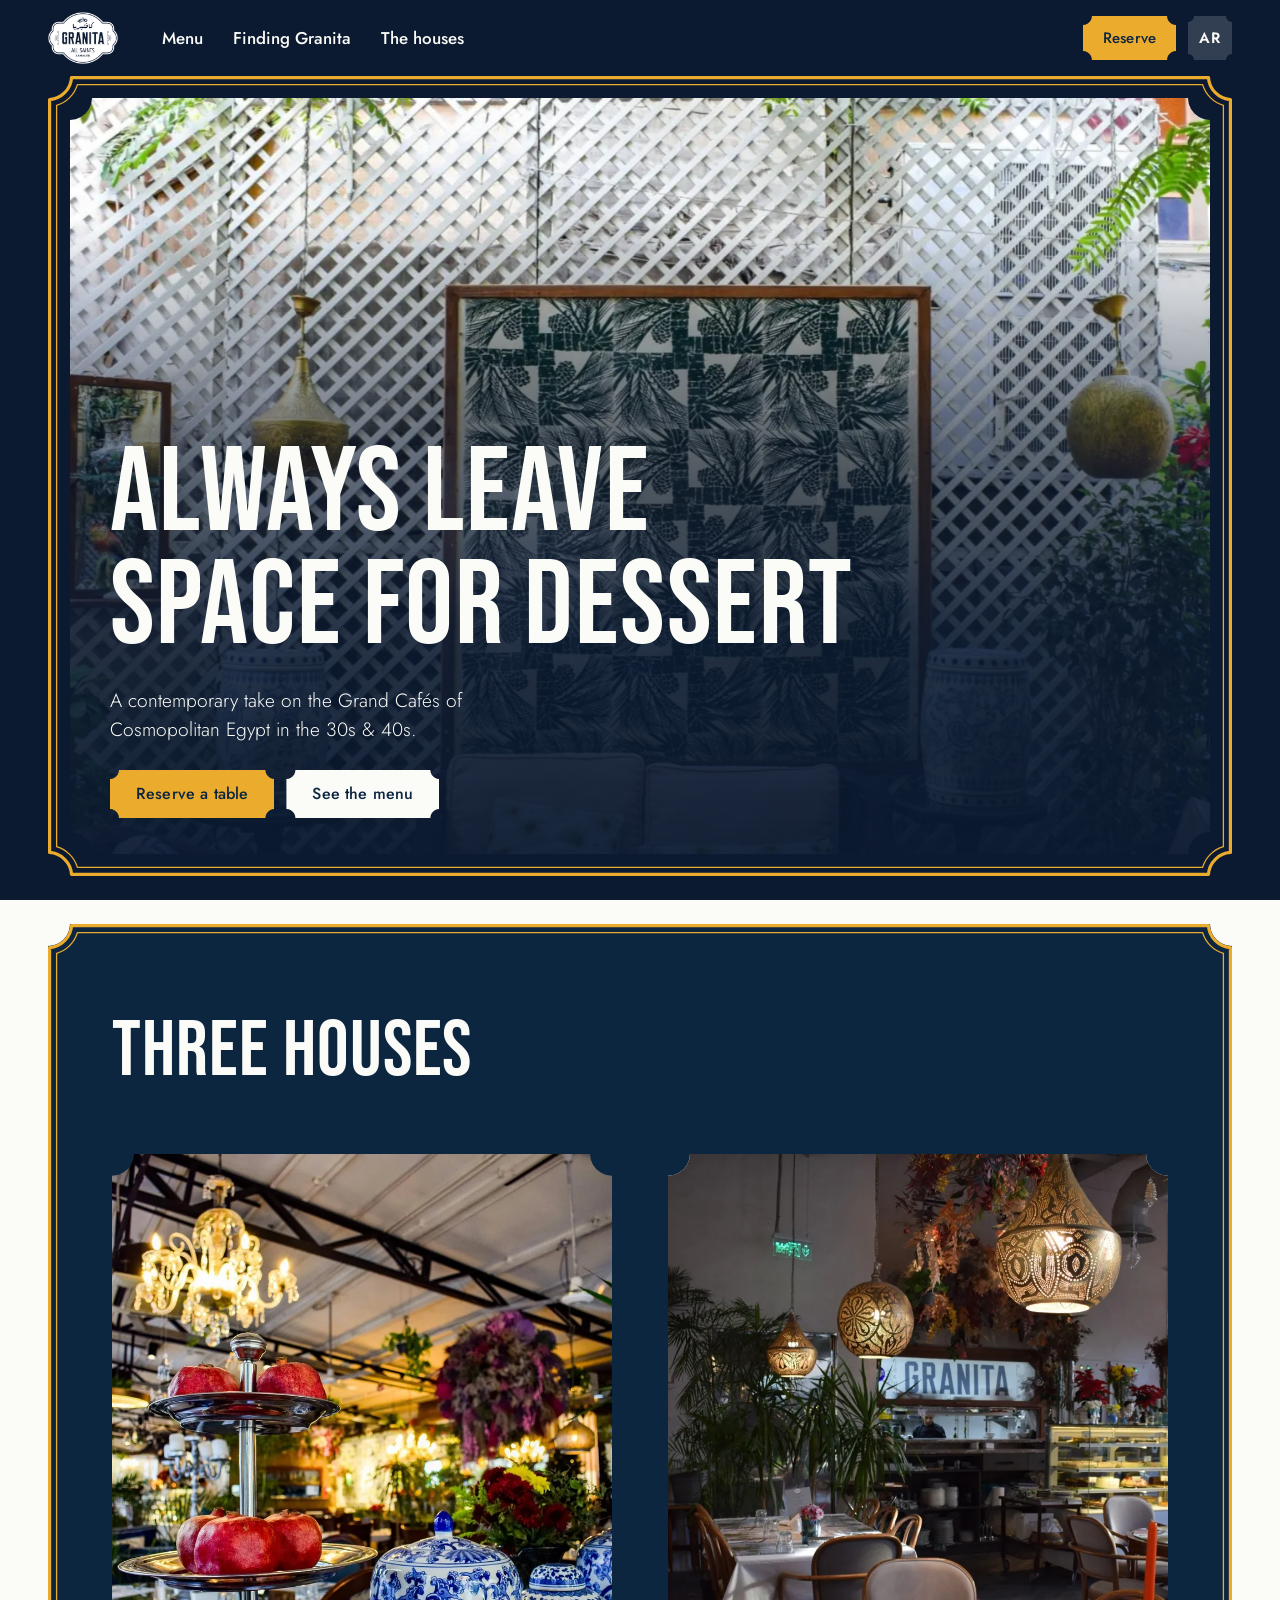
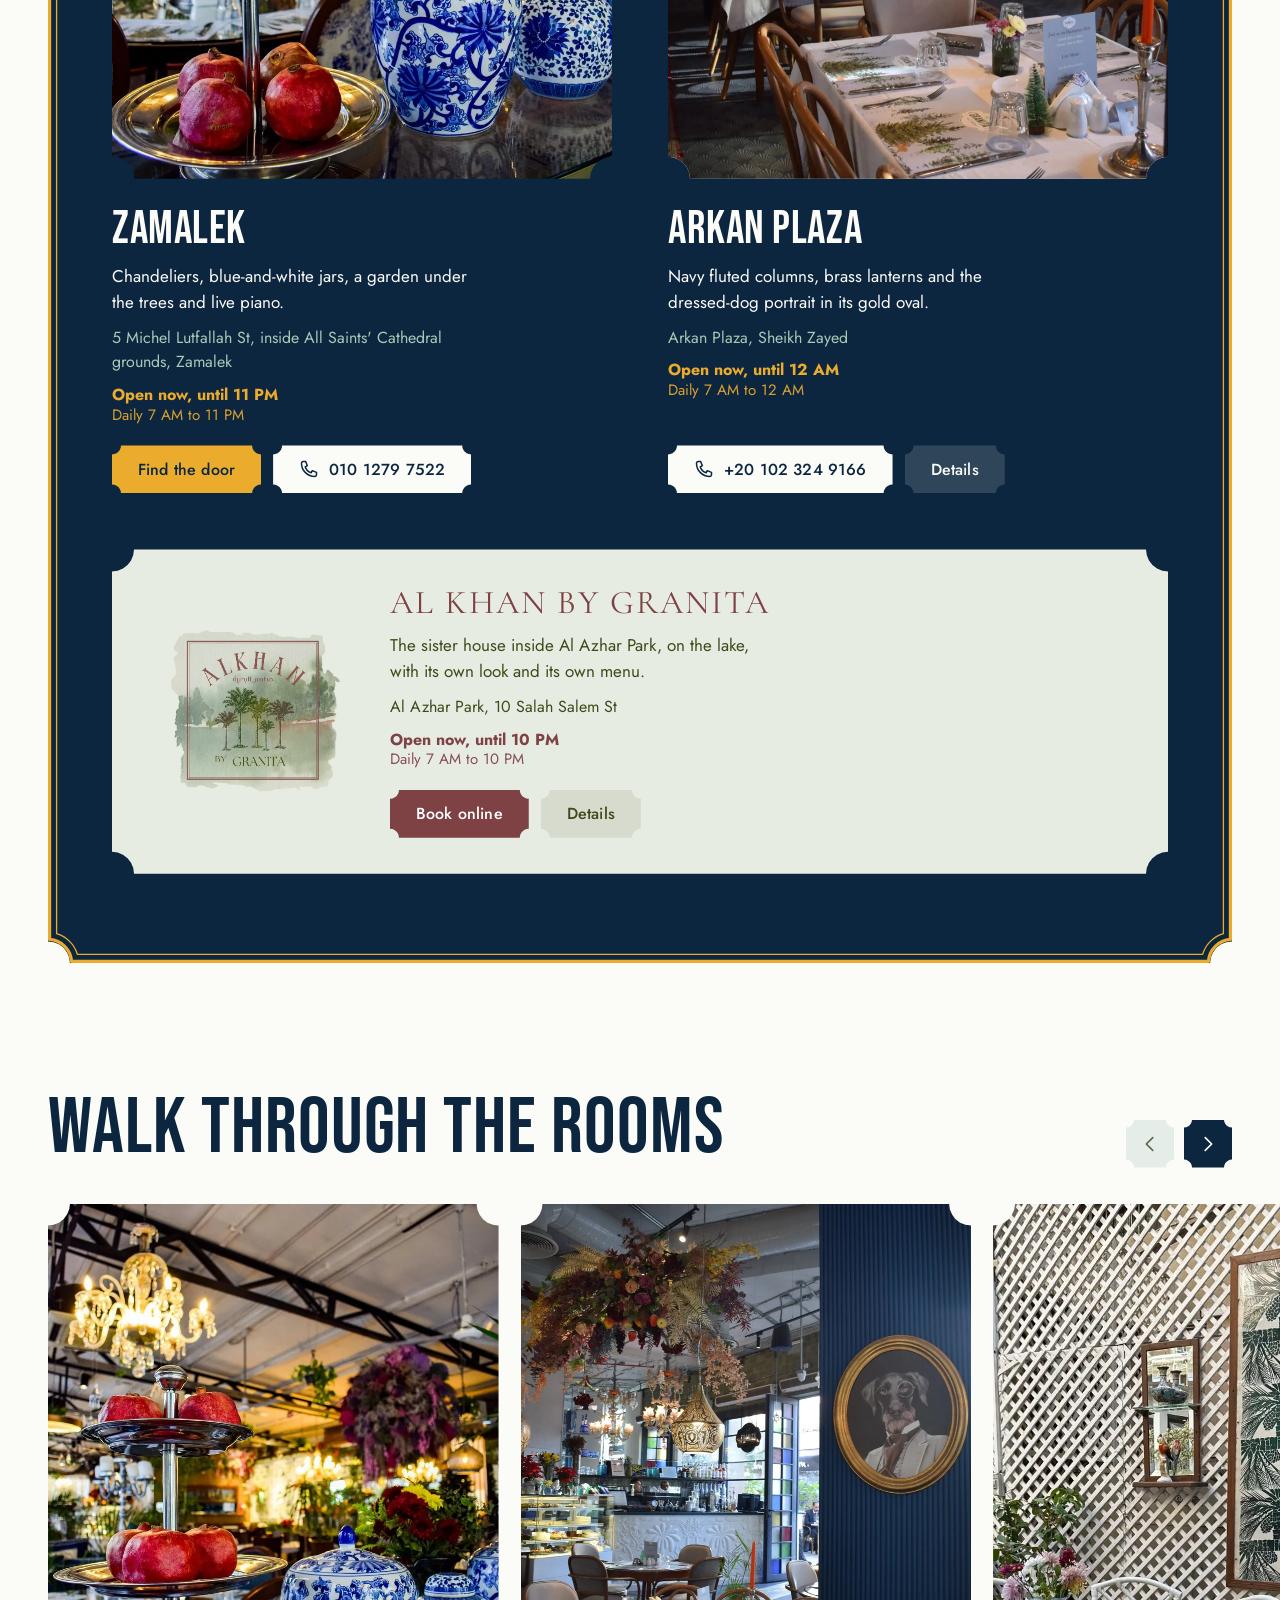
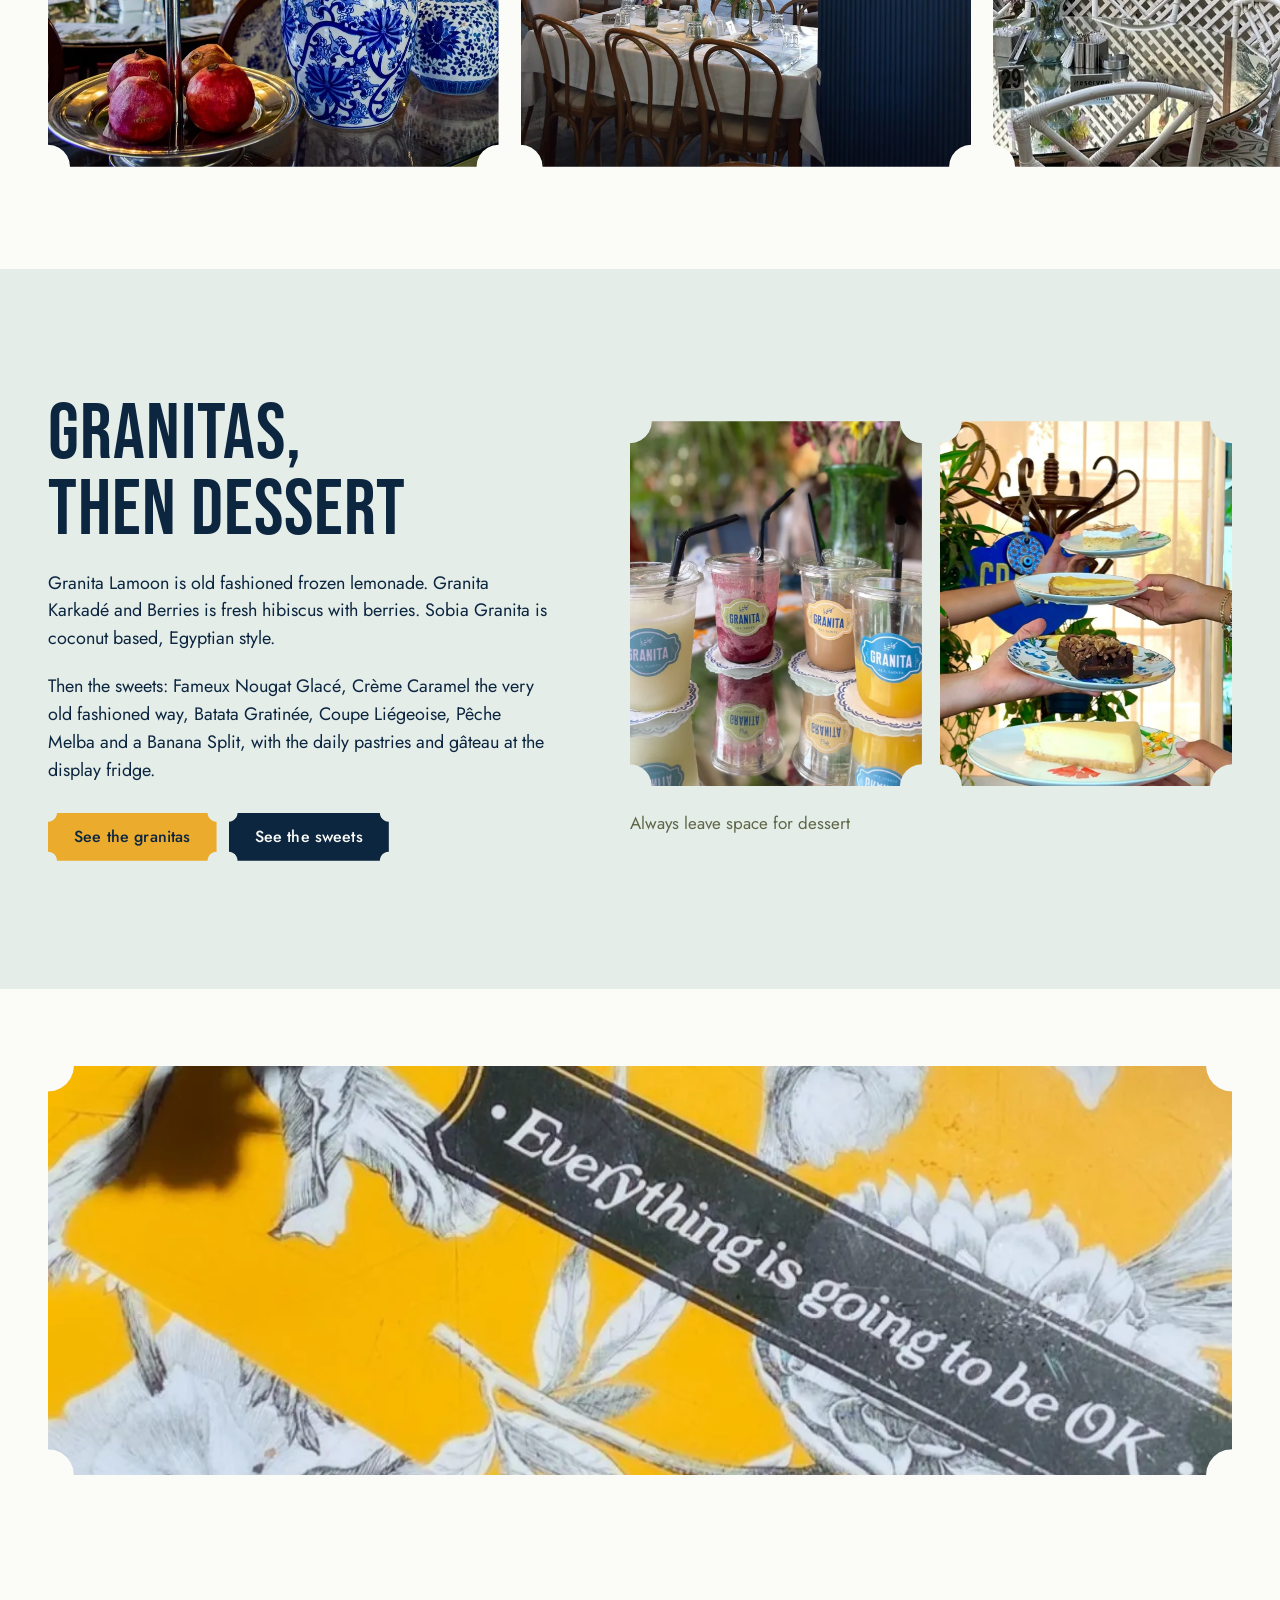
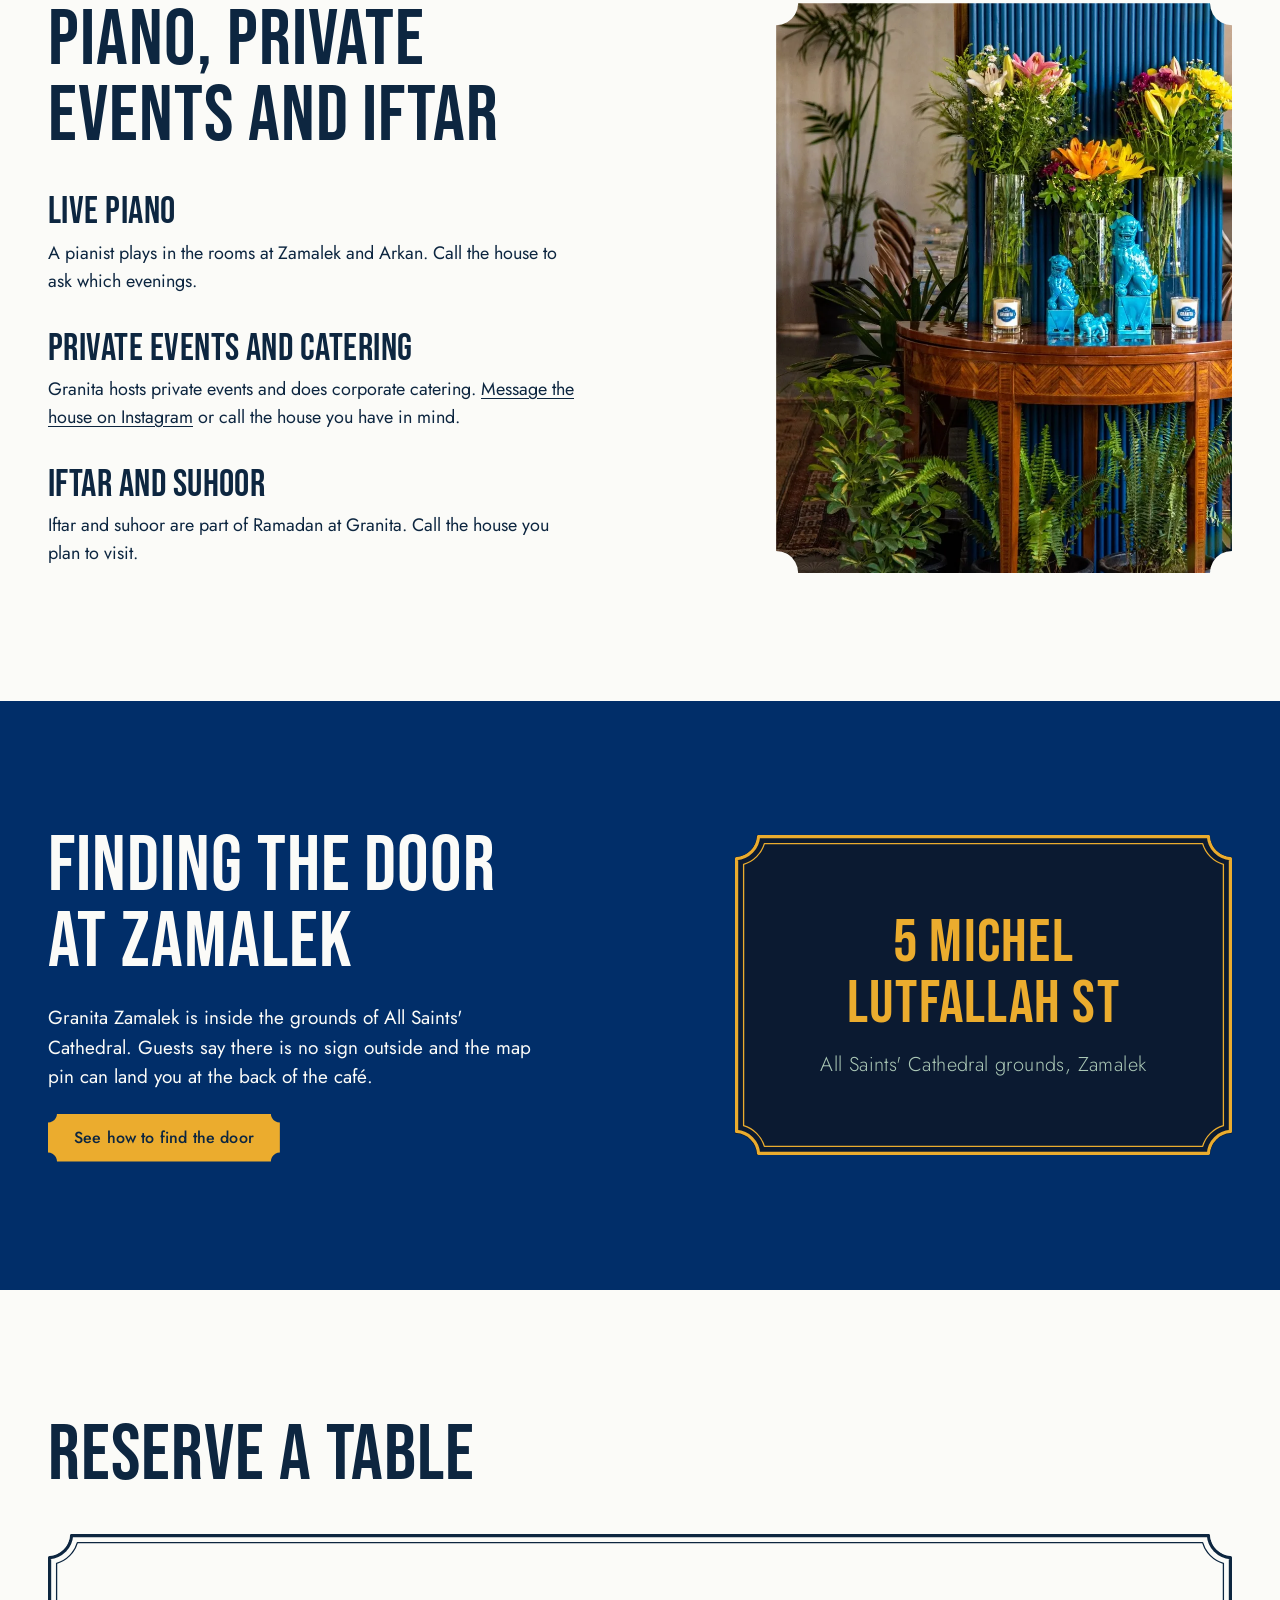
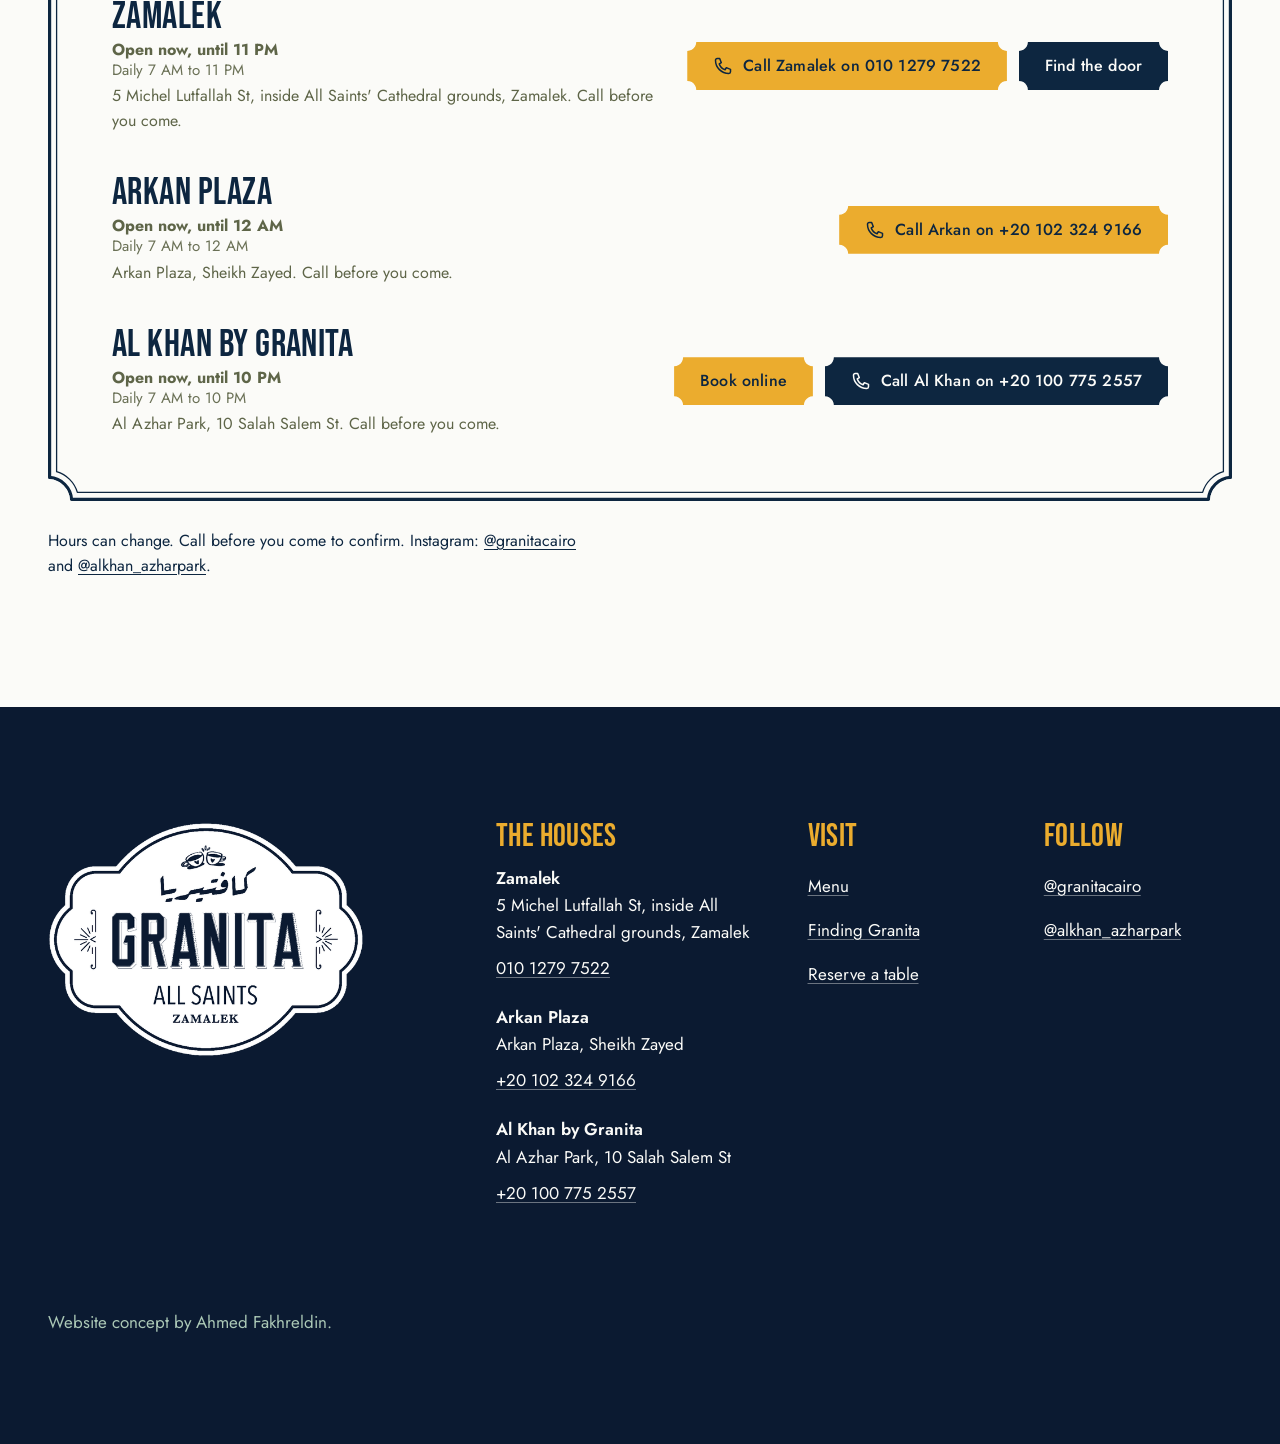
<file: index.html>
<!doctype html>
<html lang="en">
<head>
<meta charset="utf-8">
<meta name="viewport" content="width=device-width, initial-scale=1, minimum-scale=1, viewport-fit=cover">
<title>Granita Cairo | Grand café in Zamalek, Arkan Plaza and Al Azhar Park</title>
<meta name="description" content="Granita is a grand café in Cairo with three houses: Zamalek inside All Saints&#x27; Cathedral grounds, Arkan Plaza in Sheikh Zayed, and Al Khan by Granita in Al Azhar Park. Menu, hours and how to find the door.">
<meta name="theme-color" content="#0B1A31">
<link rel="canonical" href="https://ahmedfakhr1.github.io/granita-preview/">
<meta property="og:type" content="website">
<meta property="og:site_name" content="Granita Cairo">
<meta property="og:title" content="Granita Cairo | Grand café in Zamalek, Arkan Plaza and Al Azhar Park">
<meta property="og:description" content="Granita is a grand café in Cairo with three houses: Zamalek inside All Saints&#x27; Cathedral grounds, Arkan Plaza in Sheikh Zayed, and Al Khan by Granita in Al Azhar Park. Menu, hours and how to find the door.">
<meta property="og:url" content="https://ahmedfakhr1.github.io/granita-preview/">
<meta property="og:image" content="https://ahmedfakhr1.github.io/granita-preview/img/og.jpg">
<meta property="og:image:width" content="1200">
<meta property="og:image:height" content="630">
<meta property="og:image:alt" content="Granita All Saints Zamalek plaque beside the Zamalek garden seating">
<meta name="twitter:card" content="summary_large_image">
<link rel="icon" href="img/icon.png" type="image/png">
<link rel="apple-touch-icon" href="img/apple-touch-icon.png">
<link rel="preload" href="fonts/bebas-neue-3c5f3a.woff2" as="font" type="font/woff2" crossorigin>
<link rel="preload" href="fonts/cormorant-garamond-b5f26a.woff2" as="font" type="font/woff2" crossorigin>
<link rel="preload" href="fonts/jost-35841f.woff2" as="font" type="font/woff2" crossorigin>
<link rel="preload" as="image" href="img/hero-m.webp" media="(max-width: 760px)" type="image/webp" fetchpriority="high">
<link rel="preload" as="image" href="img/hero.webp" media="(min-width: 761px)" type="image/webp" fetchpriority="high">
<style>html.fl body{opacity:0}body{transition:opacity .25s ease}</style>
<script>(function(){var d=document.documentElement;d.classList.add('js');d.classList.add('fl');var done=function(){d.classList.remove('fl')};var t=setTimeout(done,1200);if(document.fonts&&document.fonts.load){Promise.all([document.fonts.load('400 1em "Bebas Neue"'),document.fonts.load('400 1em "Jost"'),document.fonts.load('600 1em "Jost"'),document.fonts.load('400 1em "Cormorant Garamond"')]).then(function(){clearTimeout(t);done()},done)}else{done()}})();</script>
<link rel="stylesheet" href="fonts.css?v=7">
<link rel="stylesheet" href="notch.css?v=7">
<link rel="stylesheet" href="site.css?v=7">
<script type="application/ld+json">{"@context": "https://schema.org", "@graph": [{"@type": "Restaurant", "@id": "https://ahmedfakhr1.github.io/granita-preview/#zamalek", "name": "Granita Cairo, All Saints Zamalek", "description": "Grand café inside All Saints' Cathedral grounds in Zamalek, Cairo.", "url": "https://ahmedfakhr1.github.io/granita-preview/", "image": "https://ahmedfakhr1.github.io/granita-preview/img/og.jpg", "telephone": "+20 10 1279 7522", "hasMenu": "https://ahmedfakhr1.github.io/granita-preview/menu.html", "hasMap": "https://www.google.com/maps/place/Granita+Cairo/@30.0582552,31.2235549,17z", "sameAs": ["https://www.instagram.com/granitacairo/"], "address": {"@type": "PostalAddress", "streetAddress": "5 Michel Lutfallah St, All Saints' Cathedral", "addressLocality": "Zamalek, Cairo", "addressCountry": "EG"}, "geo": {"@type": "GeoCoordinates", "latitude": 30.0582552, "longitude": 31.2235549}, "openingHoursSpecification": [{"@type": "OpeningHoursSpecification", "dayOfWeek": ["Monday", "Tuesday", "Wednesday", "Thursday", "Friday", "Saturday", "Sunday"], "opens": "07:00", "closes": "23:00"}]}, {"@type": "Restaurant", "@id": "https://ahmedfakhr1.github.io/granita-preview/#arkan", "name": "Granita Cairo Arkan", "url": "https://ahmedfakhr1.github.io/granita-preview/", "image": "https://ahmedfakhr1.github.io/granita-preview/img/og.jpg", "telephone": "+20 102 324 9166", "hasMenu": "https://ahmedfakhr1.github.io/granita-preview/menu.html", "hasMap": "https://www.google.com/maps/place/Granita+Cairo+Arkan/@30.0195496,31.00485,17z", "sameAs": ["https://www.instagram.com/granitacairo/"], "address": {"@type": "PostalAddress", "streetAddress": "Arkan Plaza", "addressLocality": "Sheikh Zayed", "addressCountry": "EG"}, "geo": {"@type": "GeoCoordinates", "latitude": 30.0195496, "longitude": 31.00485}, "openingHoursSpecification": [{"@type": "OpeningHoursSpecification", "dayOfWeek": ["Monday", "Tuesday", "Wednesday", "Thursday", "Friday", "Saturday", "Sunday"], "opens": "07:00", "closes": "00:00"}]}, {"@type": "Restaurant", "@id": "https://ahmedfakhr1.github.io/granita-preview/#alkhan", "name": "Al Khan by Granita", "url": "https://al-khan-granita.tablein.com/en", "image": "https://ahmedfakhr1.github.io/granita-preview/img/og.jpg", "telephone": "+20 100 775 2557", "hasMap": "https://www.google.com/maps/place/Granita/@30.0385077,31.2631735,17z", "sameAs": ["https://www.instagram.com/alkhan_azharpark/", "https://al-khan-granita.tablein.com/en"], "acceptsReservations": "https://al-khan-granita.tablein.com/en", "address": {"@type": "PostalAddress", "streetAddress": "Al Azhar Park, 10 Salah Salem St", "addressLocality": "Cairo", "addressCountry": "EG"}, "geo": {"@type": "GeoCoordinates", "latitude": 30.0385077, "longitude": 31.2631735}, "openingHoursSpecification": [{"@type": "OpeningHoursSpecification", "dayOfWeek": ["Monday", "Tuesday", "Wednesday", "Thursday", "Friday", "Saturday", "Sunday"], "opens": "07:00", "closes": "22:00"}]}]}</script>
</head>
<body class="p-home">
<a class="skip" href="#main">Skip to content</a>
<div id="top-sentinel" aria-hidden="true"></div>
<header class="hdr" id="hdr"><div class="hdr-in">
  <a class="brand" href="index.html" aria-label="Granita Cairo, home"><img src="img/logo-light-sm.png" width="240" height="178" alt="Granita, All Saints, Zamalek"></a>
  <nav class="nav" aria-label="Main"><a href="menu.html">Menu</a><a href="visit.html">Finding Granita</a><a href="index.html#houses">The houses</a></nav>
  <div class="acts">
    <a class="btn btn--sm hdr-cta" href="index.html#reserve">Reserve</a>
    <button class="ar" type="button" data-ar aria-haspopup="dialog" aria-label="Arabic">AR</button>
    <button class="burger" type="button" aria-expanded="false" aria-controls="drawer" aria-label="Open menu"><span></span><span></span><span></span></button>
  </div>
</div></header>
<div id="drawer" class="drawer" aria-hidden="true" inert>
  <nav aria-label="Mobile">
    <a class="big" href="index.html">Home</a>
    <a class="big" href="menu.html">Menu</a>
    <a class="big" href="visit.html">Finding Granita</a>
    <a class="big" href="index.html#houses">The houses</a>
    <a class="big" href="index.html#reserve">Reserve a table</a>
    <span class="gap"></span>
    <a class="small" href="tel:+201012797522">Call Zamalek 010 1279 7522</a>
    <a class="small" href="tel:+201023249166">Call Arkan +20 102 324 9166</a>
    <a class="small" href="tel:+201007752557">Call Al Khan +20 100 775 2557</a>
    <a class="small" href="https://www.instagram.com/granitacairo/" target="_blank" rel="noopener">Instagram @granitacairo</a>
  </nav>
</div>
<main id="main">
<section class="hero" aria-labelledby="h1">
  <div class="hero-frame fr fr--gold" aria-hidden="true"></div>
  <div class="hero-pic nt" style="--n:22px">
    <picture><source media="(max-width: 760px)" srcset="img/hero-m.webp"><img src="img/hero.webp" width="1440" height="900" alt="Garden seating at Granita Zamalek: a sofa and armchairs under a palm-print panel, white lattice, brass lanterns and blue-and-white jars" fetchpriority="high"></picture>
  </div>
  <div class="hero-copy">
    <h1 id="h1">Always leave space for dessert</h1>
    <p class="lead">A contemporary take on the Grand Cafés of Cosmopolitan Egypt in the 30s &amp; 40s.</p>
    <div class="acts-row">
      <a class="btn" href="#reserve">Reserve a table</a>
      <a class="btn btn--paper" href="menu.html">See the menu</a>
    </div>
  </div>
</section>

<section class="houses" id="houses" aria-labelledby="houses-h">
  <div class="houses-panel nt fr fr--gold" style="--n:22px">
    <div class="wrap">
      <h2 id="houses-h" class="rv">Three houses</h2>
      <div class="hgrid">
        <article class="hz rv">
          <div class="ph nt"><img src="img/zamalek-chandelier.webp" alt="A crystal chandelier above a tiered stand of pomegranates beside blue-and-white ginger jars" width="900" height="1125" loading="lazy" decoding="async"></div>
          <div class="ht">
            <h3>Zamalek</h3>
            <p>Chandeliers, blue-and-white jars, a garden under the trees and live piano.</p>
            <p class="addr">5 Michel Lutfallah St, inside All Saints&#x27; Cathedral grounds, Zamalek</p>
            <p class="state" data-open="7" data-close="23"><span class="st-text">Daily 7 AM to 11 PM</span></p>
            <div class="acts-row"><a class="btn" href="visit.html#entrance">Find the door</a><a class="btn btn--paper" href="tel:+201012797522"><svg class="i" viewBox="0 0 24 24" fill="none" stroke="currentColor" stroke-width="1.8" stroke-linecap="round" stroke-linejoin="round" aria-hidden="true" focusable="false"><path d="M5 3h3l2 5-2.5 1.5a11 11 0 0 0 7 7L16 14l5 2v3a2 2 0 0 1-2 2A16 16 0 0 1 3 5a2 2 0 0 1 2-2z"/></svg>010 1279 7522</a></div>
          </div>
        </article>
        <article class="ha rv">
          <div class="ph nt"><img src="img/arkan-dining.webp" alt="Brass lanterns over set tables, with the Granita sign and a pastry display in the background" width="900" height="1190" loading="lazy" decoding="async" style="object-position:50% 40%"></div>
          <div class="ht">
            <h3>Arkan Plaza</h3>
            <p>Navy fluted columns, brass lanterns and the dressed-dog portrait in its gold oval.</p>
            <p class="addr">Arkan Plaza, Sheikh Zayed</p>
            <p class="state" data-open="7" data-close="24"><span class="st-text">Daily 7 AM to 12 AM</span></p>
            <div class="acts-row"><a class="btn btn--paper" href="tel:+201023249166"><svg class="i" viewBox="0 0 24 24" fill="none" stroke="currentColor" stroke-width="1.8" stroke-linecap="round" stroke-linejoin="round" aria-hidden="true" focusable="false"><path d="M5 3h3l2 5-2.5 1.5a11 11 0 0 0 7 7L16 14l5 2v3a2 2 0 0 1-2 2A16 16 0 0 1 3 5a2 2 0 0 1 2-2z"/></svg>+20 102 324 9166</a><a class="btn btn--ghost" href="visit.html#arkan">Details</a></div>
          </div>
        </article>
        <article class="hk nt rv">
          <img class="hk-logo" src="img/logo-alkhan.webp" width="625" height="625" alt="Al Khan by Granita: a watercolour seal of palm trees by a lake" loading="lazy">
          <div class="ht">
            <h3>Al Khan by Granita</h3>
            <p>The sister house inside Al Azhar Park, on the lake, with its own look and its own menu.</p>
            <p class="addr">Al Azhar Park, 10 Salah Salem St</p>
            <p class="state" data-open="7" data-close="22"><span class="st-text">Daily 7 AM to 10 PM</span></p>
            <div class="acts-row"><a class="btn btn--wine" href="https://al-khan-granita.tablein.com/en" target="_blank" rel="noopener">Book online</a><a class="btn btn--ghost" href="visit.html#alkhan">Details</a></div>
          </div>
        </article>
      </div>
    </div>
  </div>
</section>

<section class="rooms" id="rooms" aria-labelledby="rooms-h">
  <div class="wrap rooms-head"><h2 id="rooms-h" class="rv">Walk through the rooms</h2>
    <div class="track-btns"><button type="button" class="tb" data-dir="-1" aria-label="Previous photos"><svg class="i" viewBox="0 0 24 24" fill="none" stroke="currentColor" stroke-width="1.8" stroke-linecap="round" stroke-linejoin="round" aria-hidden="true" focusable="false"><path d="M15 5l-7 7 7 7"/></svg></button><button type="button" class="tb" data-dir="1" aria-label="Next photos"><svg class="i" viewBox="0 0 24 24" fill="none" stroke="currentColor" stroke-width="1.8" stroke-linecap="round" stroke-linejoin="round" aria-hidden="true" focusable="false"><path d="M9 5l7 7-7 7"/></svg></button></div>
  </div>
  <div class="track" tabindex="0" role="region" aria-label="Photographs of the rooms, scroll sideways"><figure class="rm"><div class="ph nt" style="--n:22px"><img src="img/zamalek-chandelier.webp" alt="A crystal chandelier above a tiered stand of pomegranates beside blue-and-white ginger jars" width="900" height="1125" loading="lazy" decoding="async"></div></figure><figure class="rm"><div class="ph nt" style="--n:22px"><img src="img/arkan-dog-portrait.webp" alt="A dressed-dog portrait in a gold oval frame on a navy fluted column, with hanging flowers and a set table behind" width="900" height="1125" loading="lazy" decoding="async"></div></figure><figure class="rm"><div class="ph nt" style="--n:22px"><img src="img/zamalek-lattice.webp" alt="White lattice walls, a palm-print panel and a round glass table with a vase of flowers" width="900" height="1125" loading="lazy" decoding="async"></div></figure><figure class="rm"><div class="ph nt" style="--n:22px"><img src="img/alkhan-mashrabiya.webp" alt="A long dining room with dark wooden mashrabiya windows, brass lanterns and white-draped chairs" width="1000" height="667" loading="lazy" decoding="async"></div></figure><figure class="rm"><div class="ph nt" style="--n:22px"><img src="img/zamalek-dusk-lounge.webp" alt="Dark blue sofas, a brass round table and lamps in the Zamalek lounge at dusk" width="900" height="1125" loading="lazy" decoding="async"></div></figure><figure class="rm"><div class="ph nt" style="--n:22px"><img src="img/arkan-dining.webp" alt="Brass lanterns over set tables, with the Granita sign and a pastry display in the background" width="900" height="1190" loading="lazy" decoding="async"></div></figure><figure class="rm"><div class="ph nt" style="--n:22px"><img src="img/flower-table.webp" alt="Three vases of fresh lilies and chrysanthemums on a wooden console against a navy fluted wall, with turquoise lion figures" width="900" height="1125" loading="lazy" decoding="async"></div></figure><figure class="rm"><div class="ph nt" style="--n:22px"><img src="img/alkhan-terrace.webp" alt="A white-clothed table on a terrace beside the lake in Al Azhar Park, with palms and the Citadel in the distance" width="1000" height="850" loading="lazy" decoding="async"></div></figure><figure class="rm"><div class="ph nt" style="--n:22px"><img src="img/zamalek-sofa-clock.webp" alt="A cream sofa with floral cushions, palms and a wall clock in the Zamalek window" width="900" height="1125" loading="lazy" decoding="async"></div></figure></div>
</section>

<section class="treats" id="granitas" aria-labelledby="treats-h">
  <div class="wrap treats-in">
    <div class="treats-copy">
      <h2 id="treats-h" class="rv">Granitas, then dessert</h2>
      <p class="rv">Granita Lamoon is old fashioned frozen lemonade. Granita Karkadé and Berries is fresh hibiscus with berries. Sobia Granita is coconut based, Egyptian style.</p>
      <p class="rv">Then the sweets: Fameux Nougat Glacé, Crème Caramel the very old fashioned way, Batata Gratinée, Coupe Liégeoise, Pêche Melba and a Banana Split, with the daily pastries and gâteau at the display fridge.</p>
      <div class="acts-row rv"><a class="btn" href="menu.html#signature-drinks">See the granitas</a><a class="btn btn--ink" href="menu.html#sweets">See the sweets</a></div>
    </div>
    <figure class="treats-pics rv">
      <div class="tp1"><div class="ph nt"><img src="img/granitas.webp" alt="Four drinks in All Saints branded cups on lace coasters: a pale granita, a berry granita, an iced coffee and an orange juice" width="900" height="1169" loading="lazy" decoding="async"></div></div>
      <div class="tp2"><div class="ph nt"><img src="img/desserts.webp" alt="Four dessert plates held up at once: a cream-topped sponge, a lemon tart, a nut-topped brownie and a cheesecake" width="900" height="1308" loading="lazy" decoding="async"></div></div>
      <figcaption>Always leave space for dessert</figcaption>
    </figure>
  </div>
</section>

<section class="toile" aria-label="The yellow toile placemats read: Everything is going to be OK">
  <div class="wrap"><div class="ph nt rv" style="--n:26px"><img src="img/toile.webp" alt="Yellow toile placemat printed with black-and-white flowers and a banner reading Everything is going to be OK" width="1170" height="580" loading="lazy" decoding="async"></div></div>
</section>

<section class="events" id="events" aria-labelledby="events-h">
  <div class="wrap events-in">
    <div class="events-copy">
      <h2 id="events-h" class="rv">Piano, private events and iftar</h2>
      <div class="ev rv"><h3>Live piano</h3><p>A pianist plays in the rooms at Zamalek and Arkan. Call the house to ask which evenings.</p></div>
      <div class="ev rv"><h3>Private events and catering</h3><p>Granita hosts private events and does corporate catering. <a href="https://www.instagram.com/granitacairo/" target="_blank" rel="noopener">Message the house on Instagram</a> or call the house you have in mind.</p></div>
      <div class="ev rv"><h3>Iftar and suhoor</h3><p>Iftar and suhoor are part of Ramadan at Granita. Call the house you plan to visit.</p></div>
    </div>
    <figure class="events-pic rv"><div class="ph nt"><img src="img/flower-table.webp" alt="Three vases of fresh lilies and chrysanthemums on a wooden console against a navy fluted wall, with turquoise lion figures" width="900" height="1125" loading="lazy" decoding="async"></div></figure>
  </div>
</section>

<section class="door" id="door" aria-labelledby="door-h">
  <div class="wrap door-in">
    <div class="door-copy">
      <h2 id="door-h" class="rv">Finding the door at Zamalek</h2>
      <p class="rv">Granita Zamalek is inside the grounds of All Saints' Cathedral. Guests say there is no sign outside and the map pin can land you at the back of the café.</p>
      <div class="acts-row rv"><a class="btn" href="visit.html#entrance">See how to find the door</a></div>
    </div>
    <div class="plate nt fr fr--gold rv" style="--n:22px" role="img" aria-label="5 Michel Lutfallah St, All Saints' Cathedral grounds, Zamalek">
      <p>5 Michel Lutfallah St</p>
      <p class="plate-sub">All Saints' Cathedral grounds, Zamalek</p>
    </div>
  </div>
</section>

<section class="reserve" id="reserve" aria-labelledby="reserve-h">
  <div class="wrap">
    <h2 id="reserve-h" class="rv">Reserve a table</h2>
    <div class="rsv nt fr fr--navy rv" style="--n:22px">
      <div class="rr">
        <div class="rr-n"><h3>Zamalek</h3><p class="state" data-open="7" data-close="23"><span class="st-text">Daily 7 AM to 11 PM</span></p></div>
        <div class="acts-row"><a class="btn" href="tel:+201012797522"><svg class="i" viewBox="0 0 24 24" fill="none" stroke="currentColor" stroke-width="1.8" stroke-linecap="round" stroke-linejoin="round" aria-hidden="true" focusable="false"><path d="M5 3h3l2 5-2.5 1.5a11 11 0 0 0 7 7L16 14l5 2v3a2 2 0 0 1-2 2A16 16 0 0 1 3 5a2 2 0 0 1 2-2z"/></svg>Call Zamalek on 010 1279 7522</a><a class="btn btn--ink" href="visit.html#entrance">Find the door</a></div>
        <p class="rr-a">5 Michel Lutfallah St, inside All Saints&#x27; Cathedral grounds, Zamalek. Call before you come.</p>
      </div>
      <div class="rr">
        <div class="rr-n"><h3>Arkan Plaza</h3><p class="state" data-open="7" data-close="24"><span class="st-text">Daily 7 AM to 12 AM</span></p></div>
        <div class="acts-row"><a class="btn" href="tel:+201023249166"><svg class="i" viewBox="0 0 24 24" fill="none" stroke="currentColor" stroke-width="1.8" stroke-linecap="round" stroke-linejoin="round" aria-hidden="true" focusable="false"><path d="M5 3h3l2 5-2.5 1.5a11 11 0 0 0 7 7L16 14l5 2v3a2 2 0 0 1-2 2A16 16 0 0 1 3 5a2 2 0 0 1 2-2z"/></svg>Call Arkan on +20 102 324 9166</a></div>
        <p class="rr-a">Arkan Plaza, Sheikh Zayed. Call before you come.</p>
      </div>
      <div class="rr">
        <div class="rr-n"><h3>Al Khan by Granita</h3><p class="state" data-open="7" data-close="22"><span class="st-text">Daily 7 AM to 10 PM</span></p></div>
        <div class="acts-row"><a class="btn" href="https://al-khan-granita.tablein.com/en" target="_blank" rel="noopener">Book online</a><a class="btn btn--ink" href="tel:+201007752557"><svg class="i" viewBox="0 0 24 24" fill="none" stroke="currentColor" stroke-width="1.8" stroke-linecap="round" stroke-linejoin="round" aria-hidden="true" focusable="false"><path d="M5 3h3l2 5-2.5 1.5a11 11 0 0 0 7 7L16 14l5 2v3a2 2 0 0 1-2 2A16 16 0 0 1 3 5a2 2 0 0 1 2-2z"/></svg>Call Al Khan on +20 100 775 2557</a></div>
        <p class="rr-a">Al Azhar Park, 10 Salah Salem St. Call before you come.</p>
      </div>
    </div>
    <p class="note rv">Hours can change. Call before you come to confirm. Instagram: <a href="https://www.instagram.com/granitacairo/" target="_blank" rel="noopener">@granitacairo</a> and <a href="https://www.instagram.com/alkhan_azharpark/" target="_blank" rel="noopener">@alkhan_azharpark</a>.</p>
  </div>
</section>
</main>
<footer class="foot" id="foot">
  <div class="wrap foot-in">
    <a class="foot-mark" href="index.html" aria-label="Granita Cairo, home"><img src="img/logo-light.png" width="560" height="416" alt="Granita, All Saints, Zamalek" loading="lazy"></a>
    <div class="foot-cols">
      <div>
        <h2>The houses</h2>
        <div class="fh"><p><b>Zamalek</b><br>5 Michel Lutfallah St, inside All Saints&#x27; Cathedral grounds, Zamalek</p><a class="tl" href="tel:+201012797522">010 1279 7522</a></div>
        <div class="fh"><p><b>Arkan Plaza</b><br>Arkan Plaza, Sheikh Zayed</p><a class="tl" href="tel:+201023249166">+20 102 324 9166</a></div>
        <div class="fh"><p><b>Al Khan by Granita</b><br>Al Azhar Park, 10 Salah Salem St</p><a class="tl" href="tel:+201007752557">+20 100 775 2557</a></div>
      </div>
      <div>
        <h2>Visit</h2>
        <div class="fl"><a class="tl" href="menu.html">Menu</a><a class="tl" href="visit.html">Finding Granita</a><a class="tl" href="index.html#reserve">Reserve a table</a></div>
      </div>
      <div>
        <h2>Follow</h2>
        <div class="fl"><a class="tl" href="https://www.instagram.com/granitacairo/" target="_blank" rel="noopener">@granitacairo</a><a class="tl" href="https://www.instagram.com/alkhan_azharpark/" target="_blank" rel="noopener">@alkhan_azharpark</a></div>
      </div>
    </div>
    <p class="credit">Website concept by Ahmed Fakhreldin.</p>
  </div>
</footer>
<div class="abar" role="group" aria-label="Quick actions">
  <button type="button" data-sheet-open="call"><svg class="i" viewBox="0 0 24 24" fill="none" stroke="currentColor" stroke-width="1.8" stroke-linecap="round" stroke-linejoin="round" aria-hidden="true" focusable="false"><path d="M5 3h3l2 5-2.5 1.5a11 11 0 0 0 7 7L16 14l5 2v3a2 2 0 0 1-2 2A16 16 0 0 1 3 5a2 2 0 0 1 2-2z"/></svg><span>Call</span></button>
  <a href="menu.html"><svg class="i" viewBox="0 0 24 24" fill="none" stroke="currentColor" stroke-width="1.8" stroke-linecap="round" stroke-linejoin="round" aria-hidden="true" focusable="false"><path d="M6 3v7a2 2 0 0 0 2 2v9M10 3v7a2 2 0 0 1-2 2M17 3c-2 1.5-3 4-3 7 0 1.5 1 2.5 3 2.5V21"/></svg><span>Menu</span></a>
  <button type="button" data-sheet-open="dir"><svg class="i" viewBox="0 0 24 24" fill="none" stroke="currentColor" stroke-width="1.8" stroke-linecap="round" stroke-linejoin="round" aria-hidden="true" focusable="false"><path d="M12 21s-7-6.2-7-11.5a7 7 0 0 1 14 0C19 14.8 12 21 12 21z"/><circle cx="12" cy="9.5" r="2.5"/></svg><span>Directions</span></button>
</div>
<dialog id="ar-dialog" class="dlg nt" aria-labelledby="ar-t">
  <h2 id="ar-t">Arabic</h2>
  <p>Arabic is not in this preview, it will be live in the final version.</p>
  <form method="dialog"><button class="btn btn--sm">Close</button></form>
</dialog>
<dialog id="sheet" class="dlg dlg--sheet nt" aria-labelledby="sheet-t">
  <h2 id="sheet-t" data-sheet-title>Call a house</h2>
  <div data-sheet="call" hidden><a href="tel:+201012797522"><b>Zamalek</b><span>010 1279 7522</span></a><a href="tel:+201023249166"><b>Arkan Plaza</b><span>+20 102 324 9166</span></a><a href="tel:+201007752557"><b>Al Khan</b><span>+20 100 775 2557</span></a></div>
  <div data-sheet="dir" hidden><a href="https://www.google.com/maps/place/Granita+Cairo/@30.0582552,31.2235549,17z" target="_blank" rel="noopener"><b>Zamalek</b><span>Open in Google Maps</span></a><a href="https://www.google.com/maps/place/Granita+Cairo+Arkan/@30.0195496,31.00485,17z" target="_blank" rel="noopener"><b>Arkan Plaza</b><span>Open in Google Maps</span></a><a href="https://www.google.com/maps/place/Granita/@30.0385077,31.2631735,17z" target="_blank" rel="noopener"><b>Al Khan</b><span>Open in Google Maps</span></a></div>
  <form method="dialog"><button class="btn btn--paper btn--sm">Close</button></form>
</dialog>
<script src="app.js?v=7" defer></script>
</body>
</html>
</file>
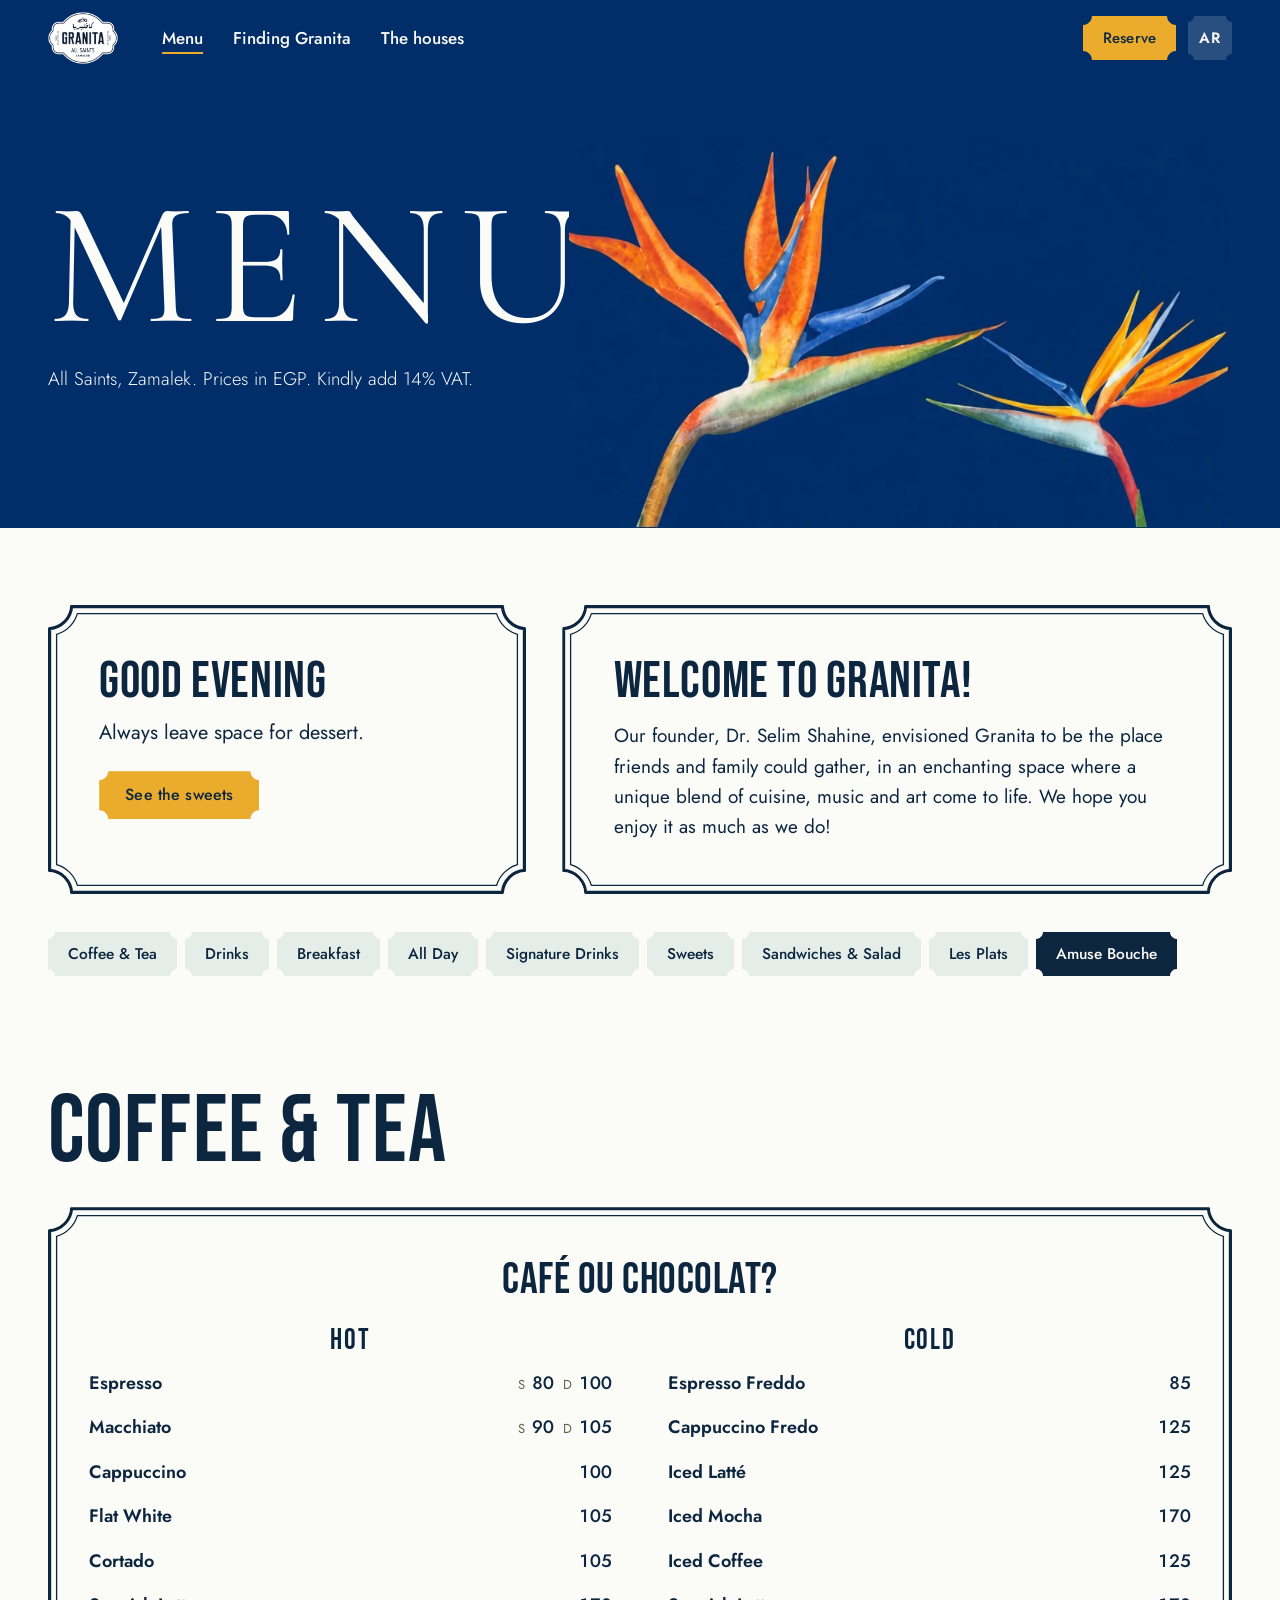
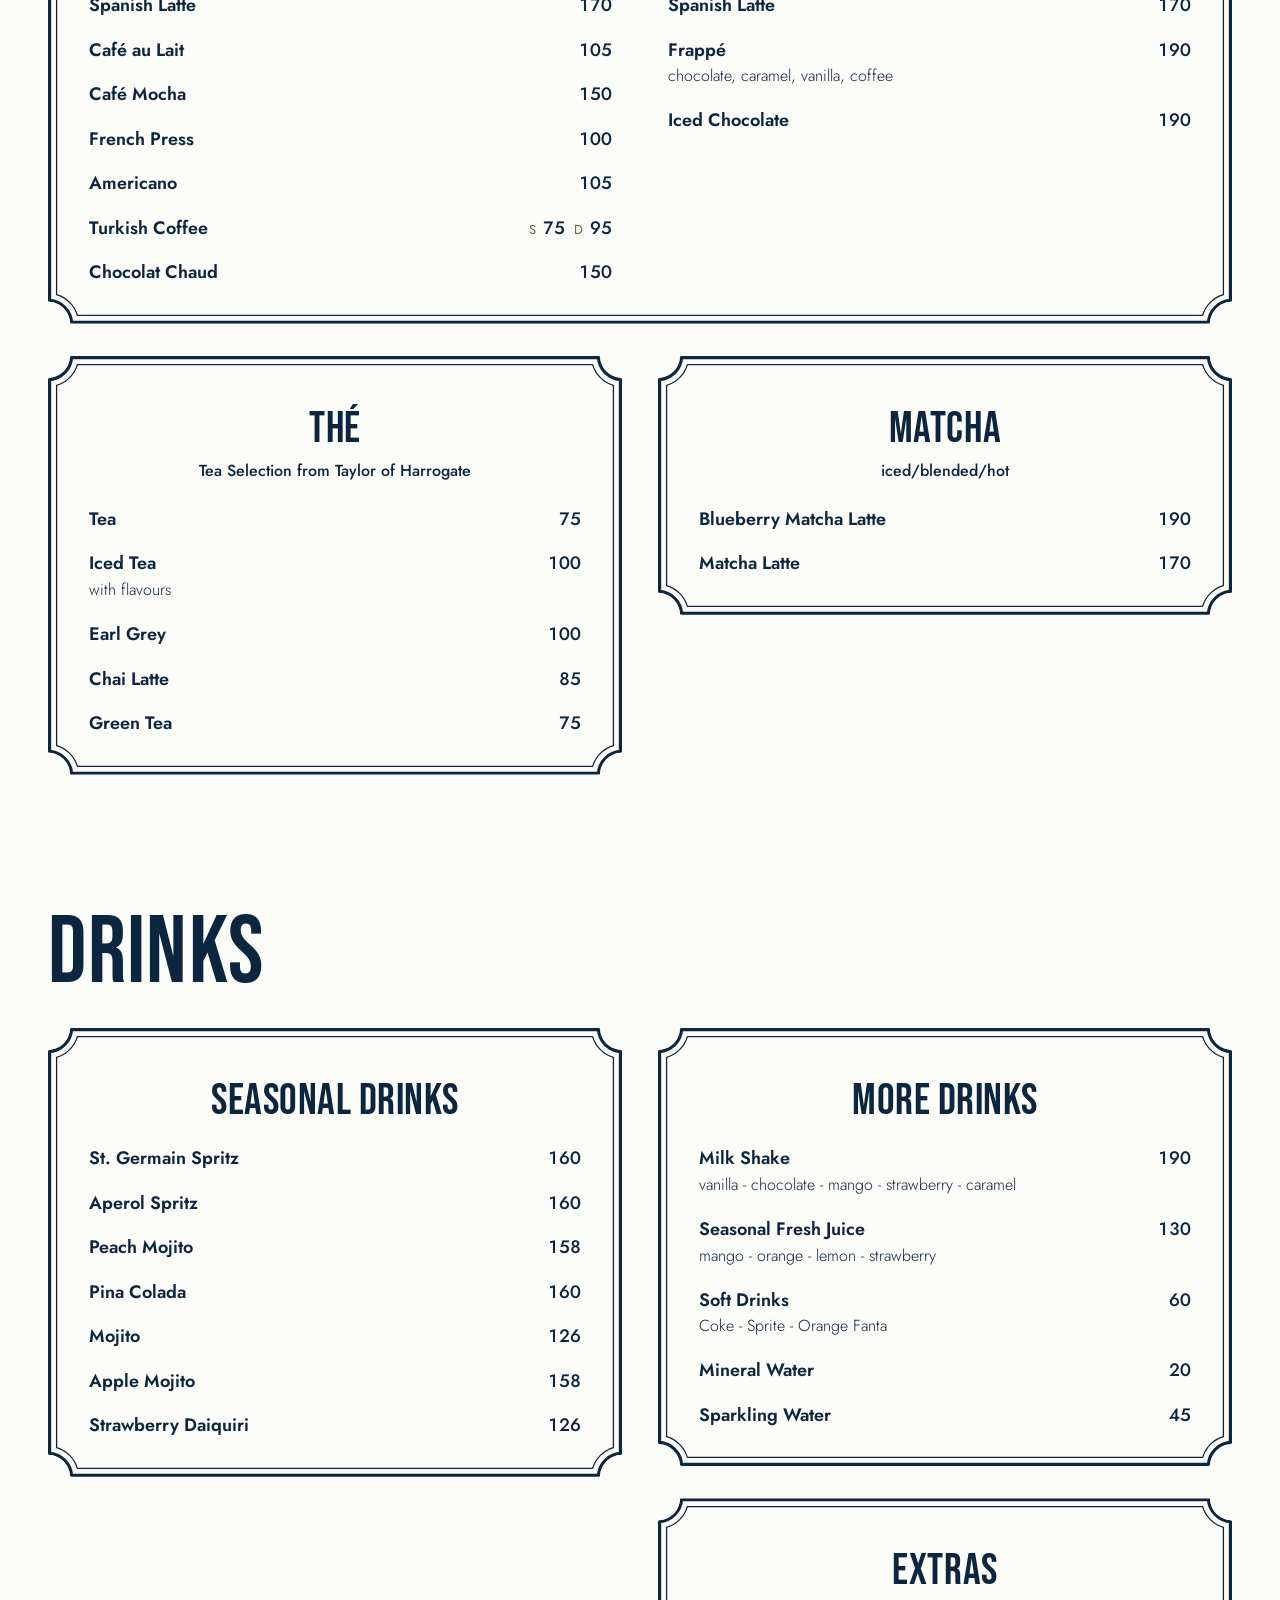
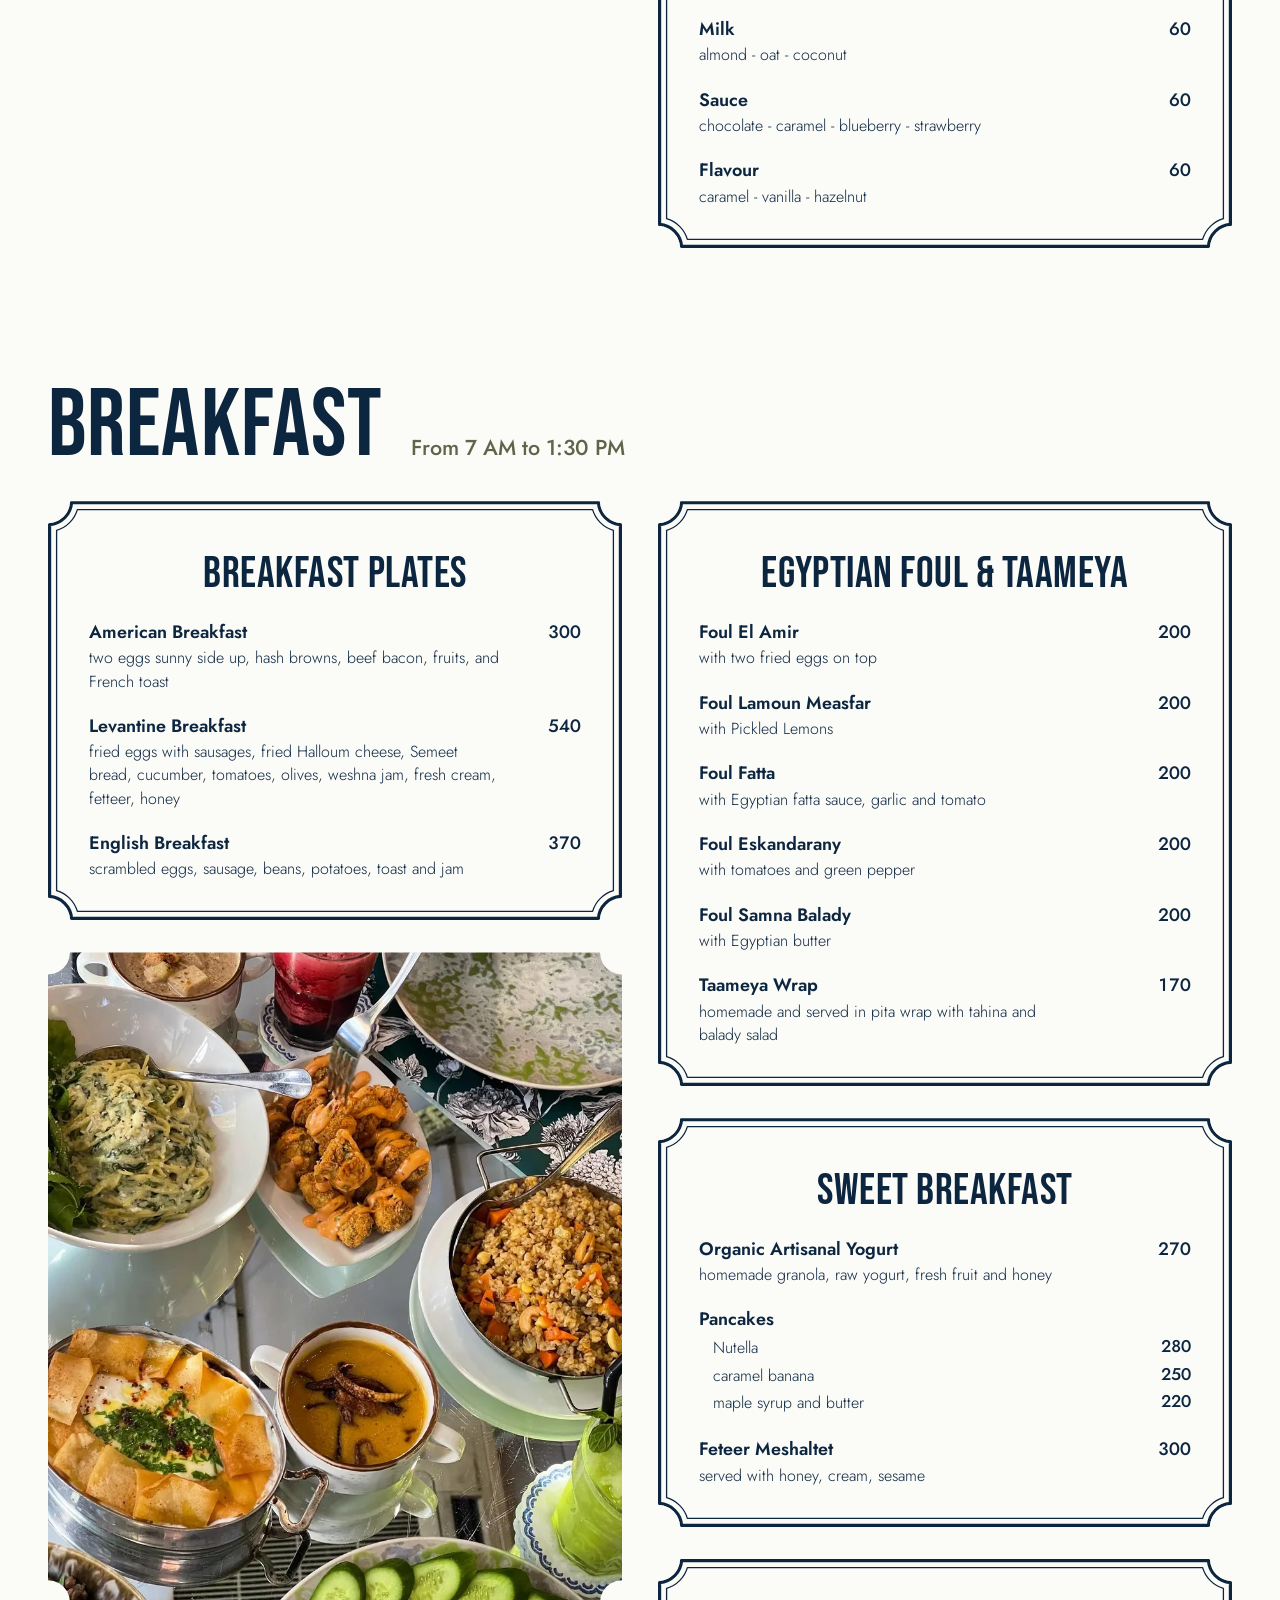
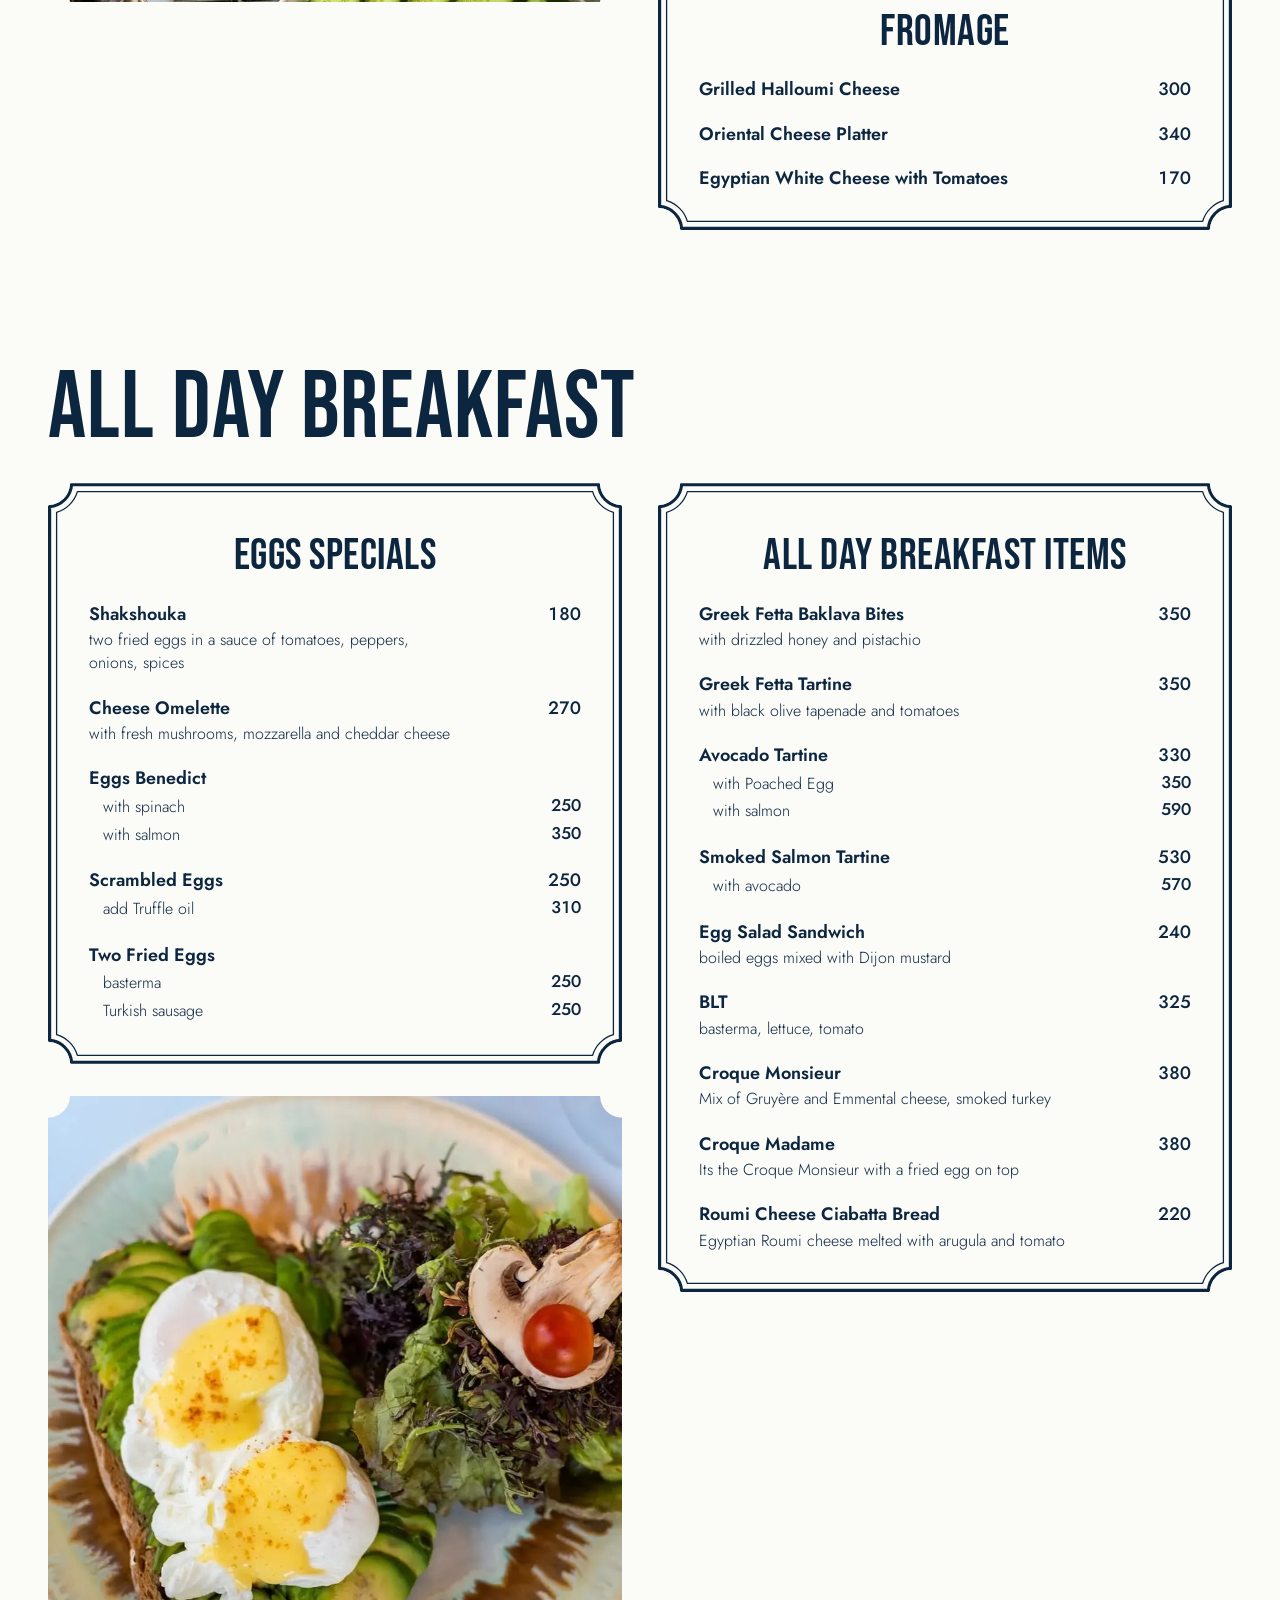
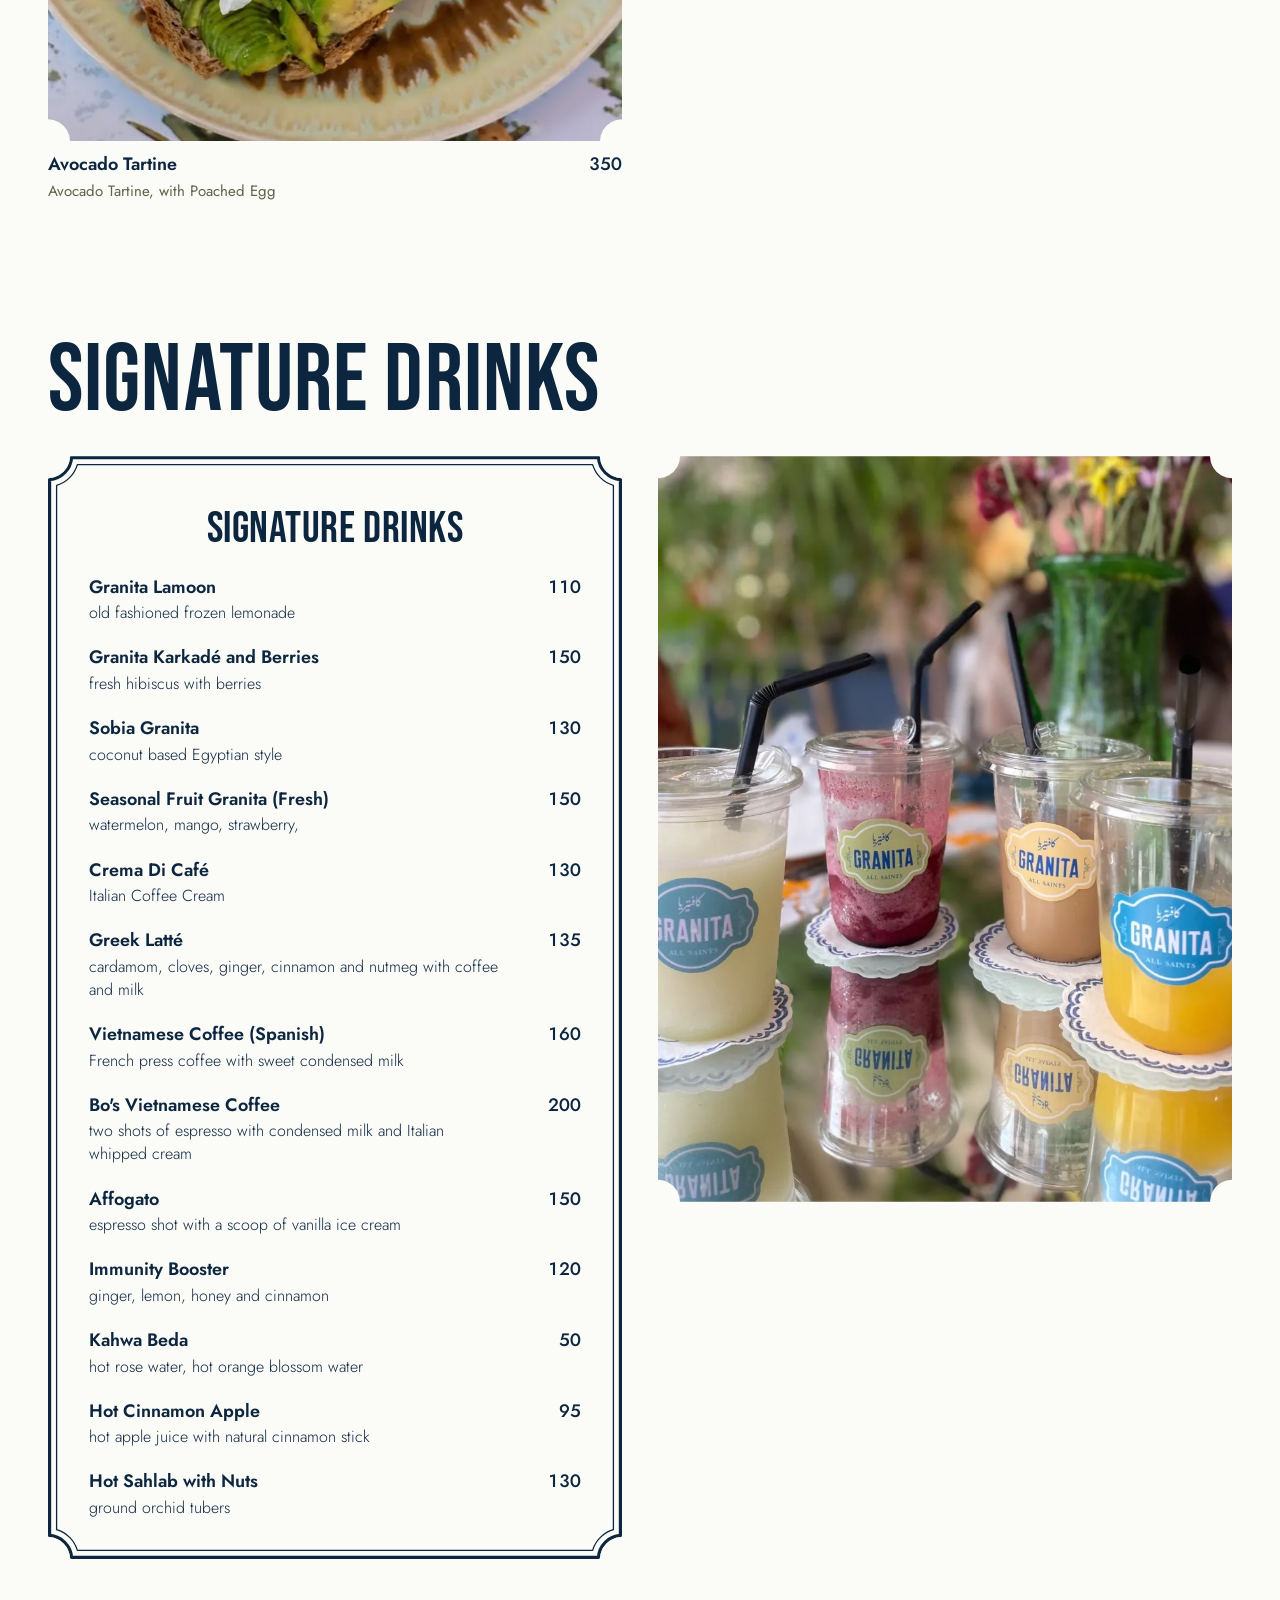
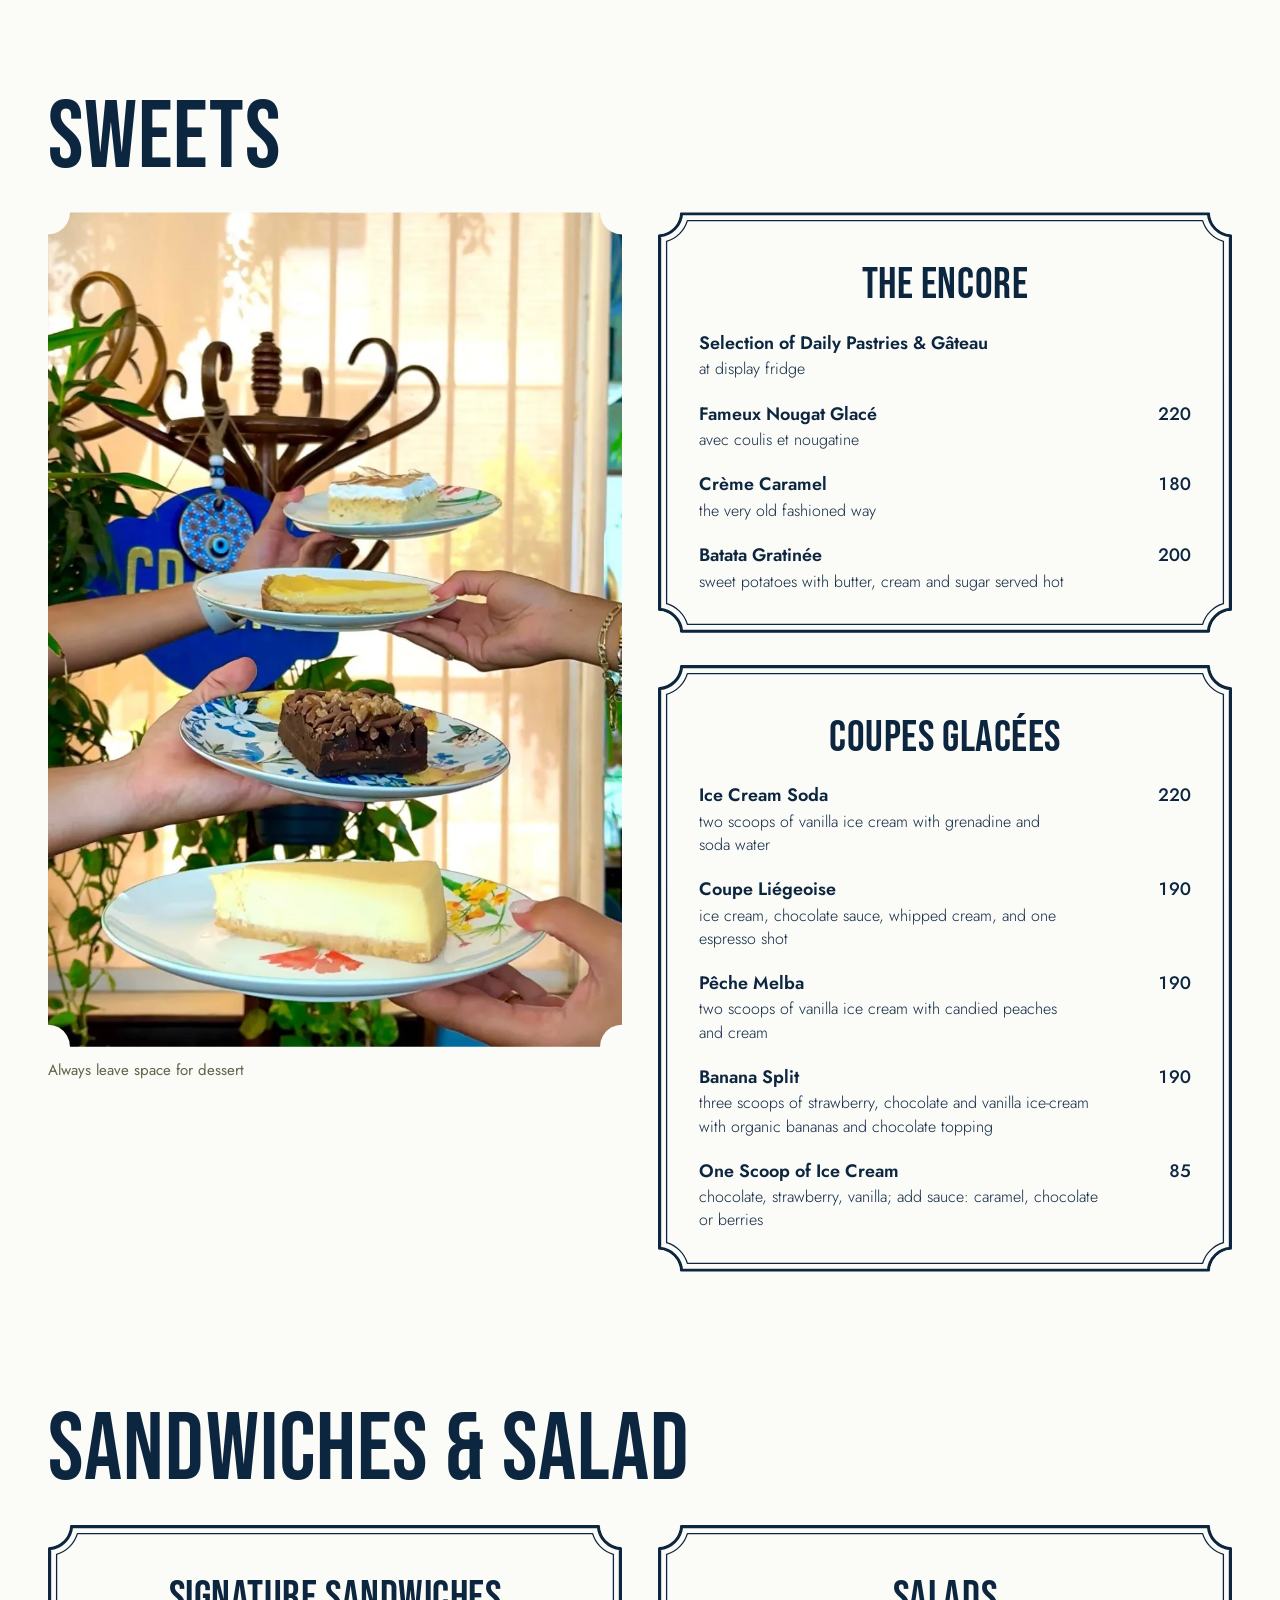
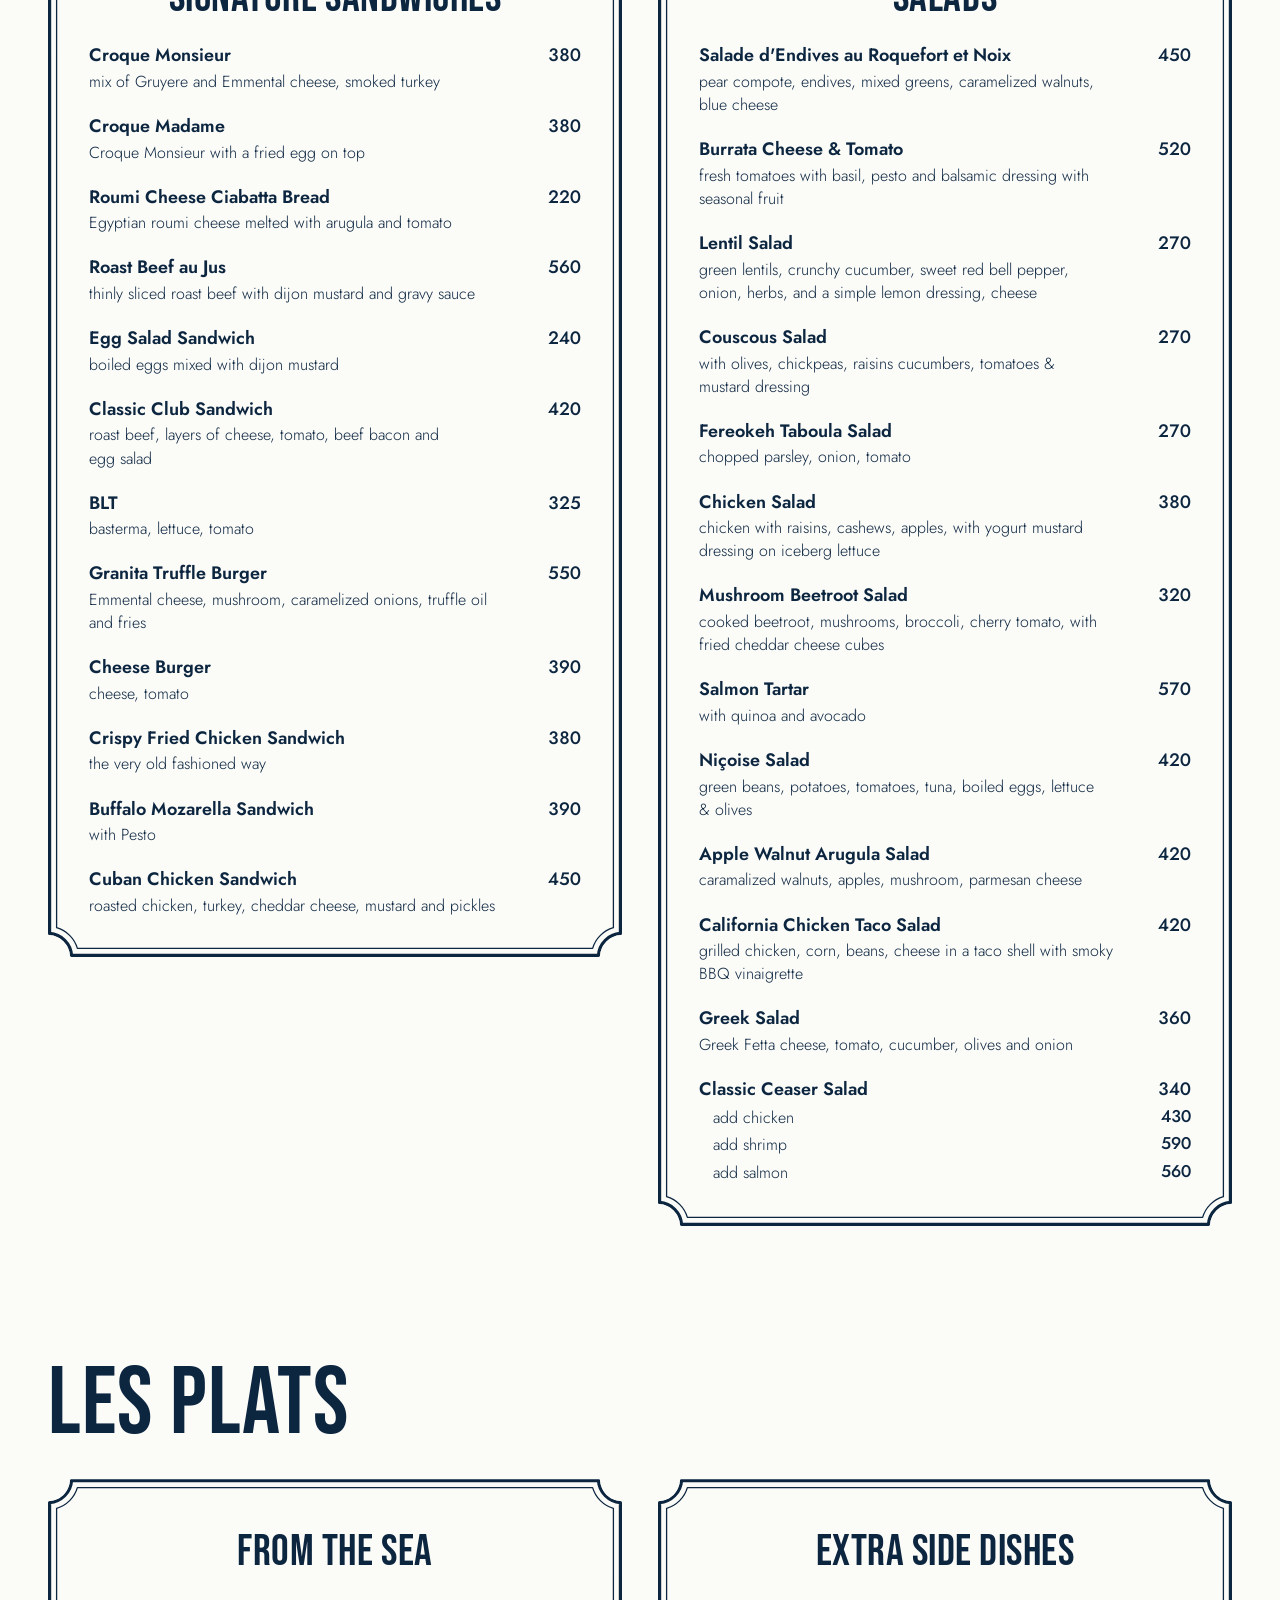
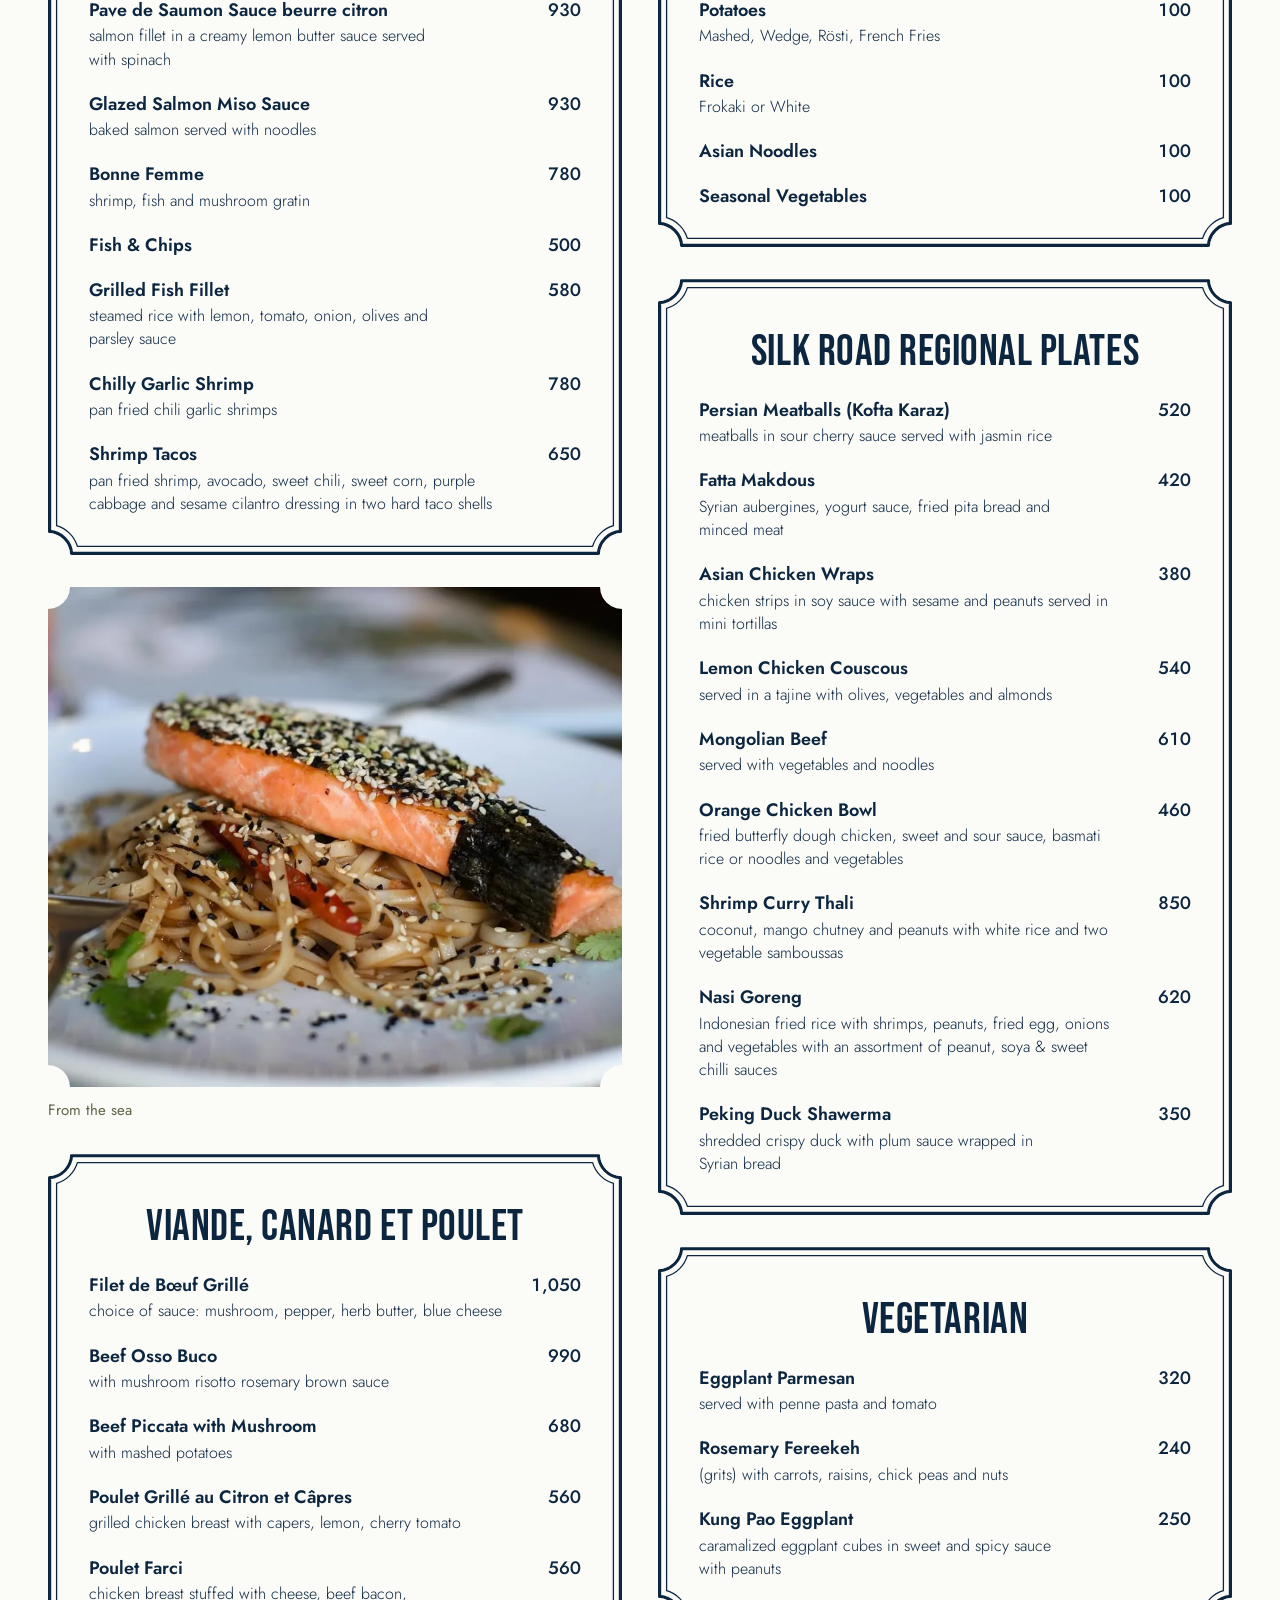
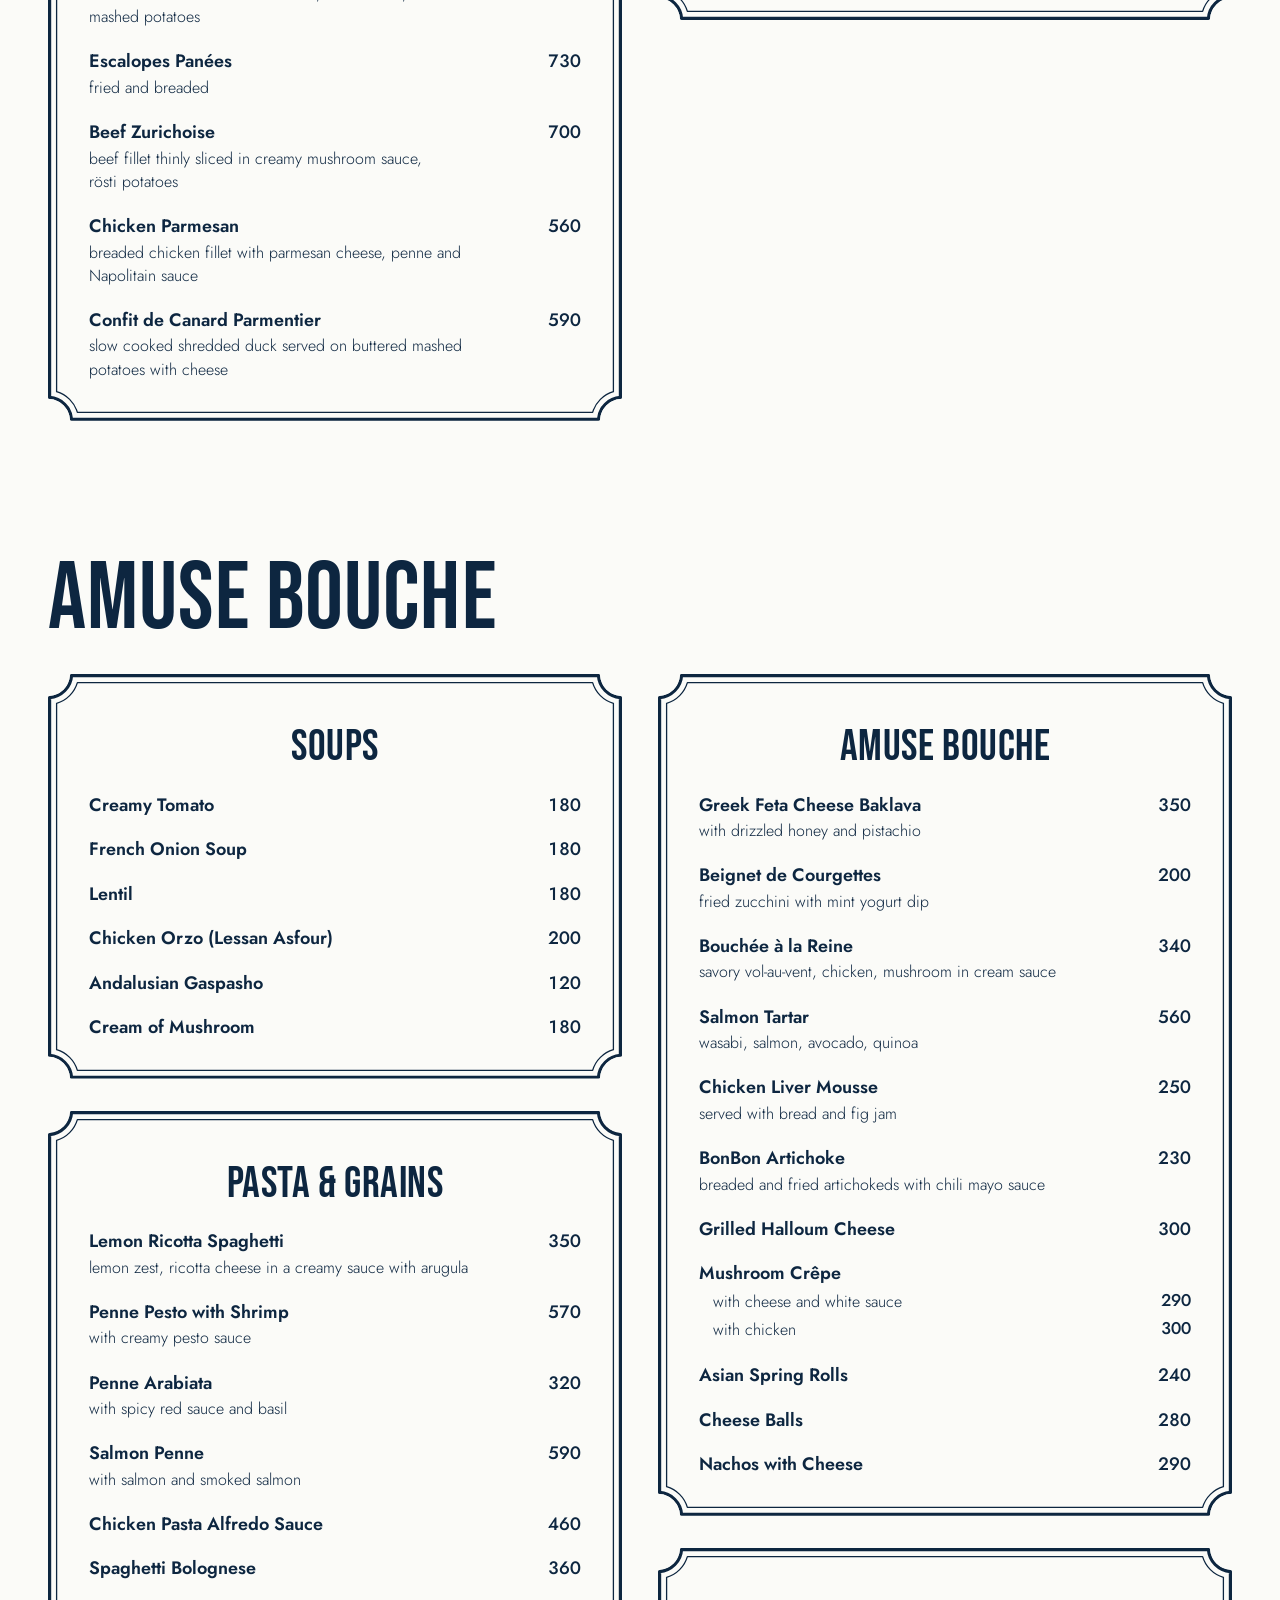
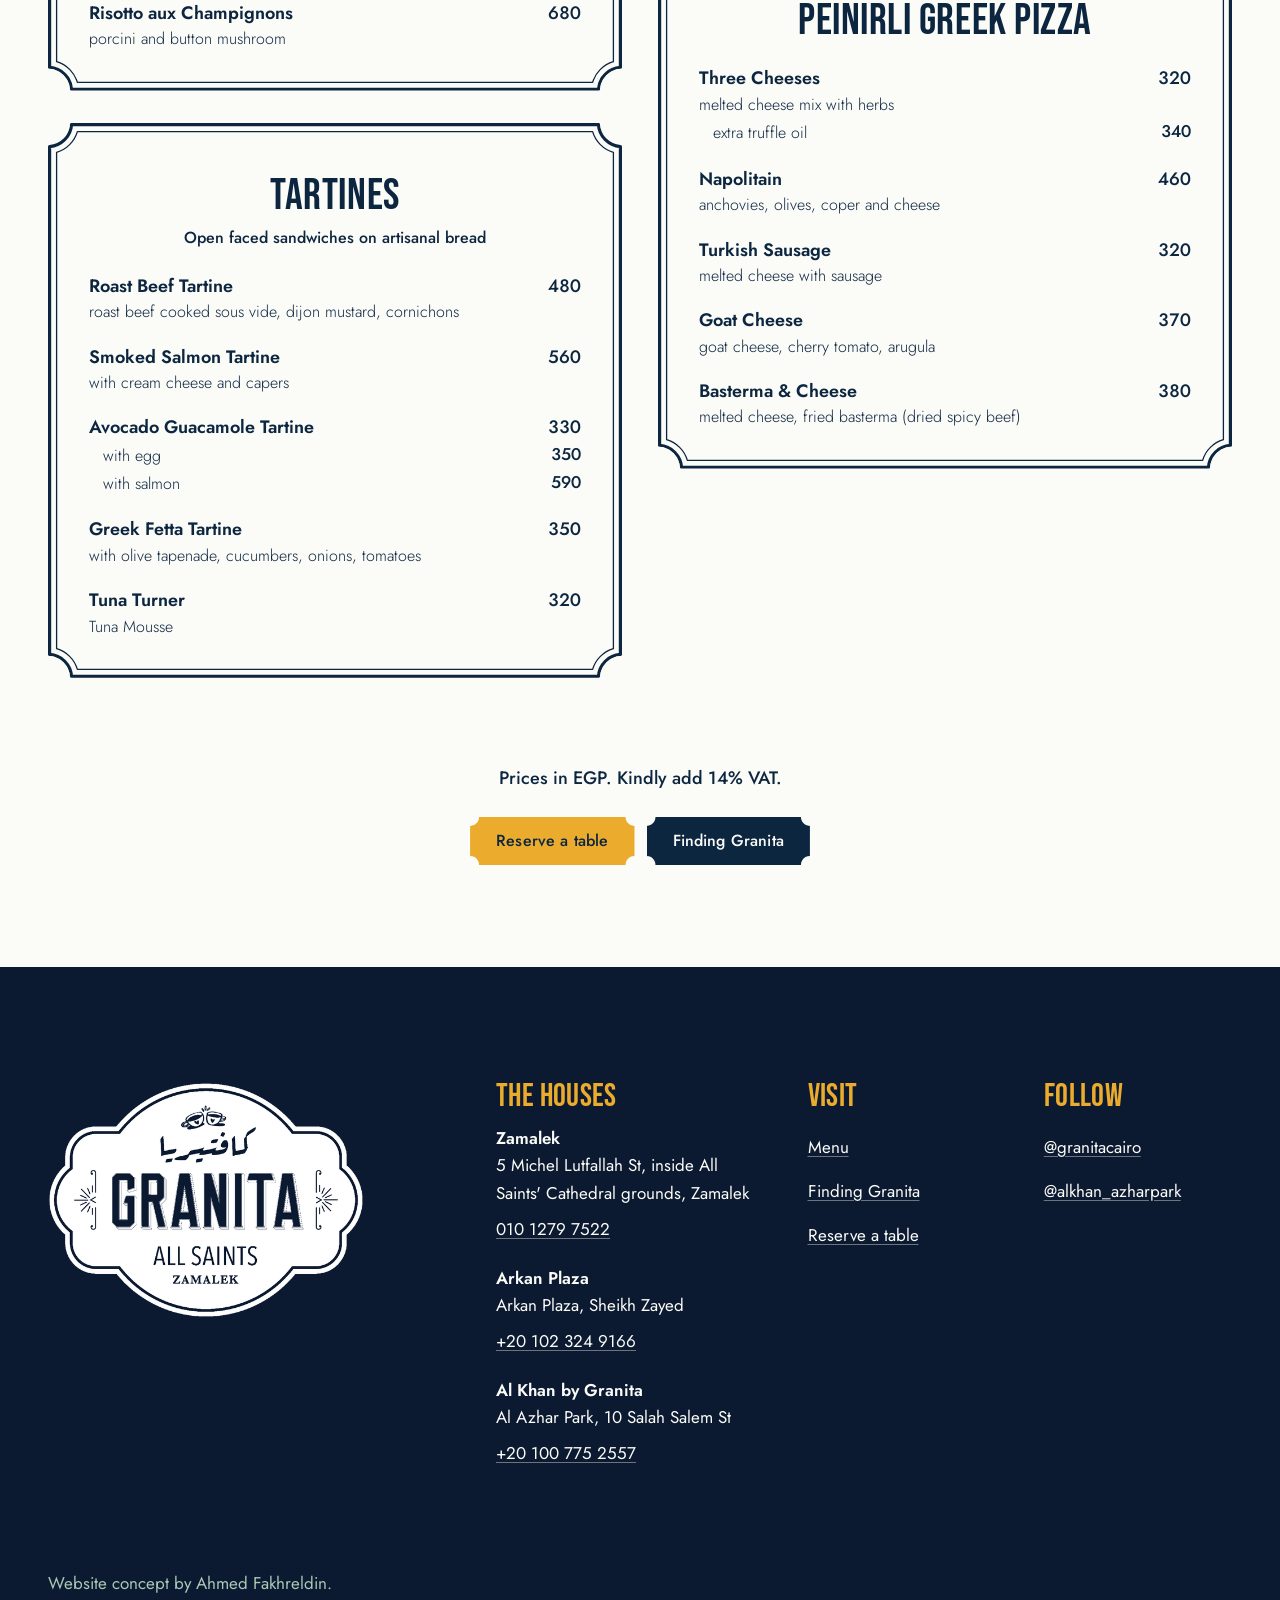
<file: menu.html>
<!doctype html>
<html lang="en">
<head>
<meta charset="utf-8">
<meta name="viewport" content="width=device-width, initial-scale=1, minimum-scale=1, viewport-fit=cover">
<title>Menu | Granita All Saints, Zamalek</title>
<meta name="description" content="The All Saints menu at Granita Cairo: coffee and tea, breakfast served from 7 AM to 1:30 PM, signature granitas, sweets, sandwiches, salads, plates and amuse bouche. Prices in EGP.">
<meta name="theme-color" content="#0B1A31">
<link rel="canonical" href="https://ahmedfakhr1.github.io/granita-preview/menu.html">
<meta property="og:type" content="website">
<meta property="og:site_name" content="Granita Cairo">
<meta property="og:title" content="Menu | Granita All Saints, Zamalek">
<meta property="og:description" content="The All Saints menu at Granita Cairo: coffee and tea, breakfast served from 7 AM to 1:30 PM, signature granitas, sweets, sandwiches, salads, plates and amuse bouche. Prices in EGP.">
<meta property="og:url" content="https://ahmedfakhr1.github.io/granita-preview/menu.html">
<meta property="og:image" content="https://ahmedfakhr1.github.io/granita-preview/img/og.jpg">
<meta property="og:image:width" content="1200">
<meta property="og:image:height" content="630">
<meta property="og:image:alt" content="Granita All Saints Zamalek plaque beside the Zamalek garden seating">
<meta name="twitter:card" content="summary_large_image">
<link rel="icon" href="img/icon.png" type="image/png">
<link rel="apple-touch-icon" href="img/apple-touch-icon.png">
<link rel="preload" href="fonts/bebas-neue-3c5f3a.woff2" as="font" type="font/woff2" crossorigin>
<link rel="preload" href="fonts/cormorant-garamond-b5f26a.woff2" as="font" type="font/woff2" crossorigin>
<link rel="preload" href="fonts/jost-35841f.woff2" as="font" type="font/woff2" crossorigin>
<style>html.fl body{opacity:0}body{transition:opacity .25s ease}</style>
<script>(function(){var d=document.documentElement;d.classList.add('js');d.classList.add('fl');var done=function(){d.classList.remove('fl')};var t=setTimeout(done,1200);if(document.fonts&&document.fonts.load){Promise.all([document.fonts.load('400 1em "Bebas Neue"'),document.fonts.load('400 1em "Jost"'),document.fonts.load('600 1em "Jost"'),document.fonts.load('400 1em "Cormorant Garamond"')]).then(function(){clearTimeout(t);done()},done)}else{done()}})();</script>
<link rel="stylesheet" href="fonts.css?v=7">
<link rel="stylesheet" href="notch.css?v=7">
<link rel="stylesheet" href="site.css?v=7">
<script type="application/ld+json">{"@context": "https://schema.org", "@graph": [{"@type": "Restaurant", "@id": "https://ahmedfakhr1.github.io/granita-preview/#zamalek", "name": "Granita Cairo, All Saints Zamalek", "description": "Grand café inside All Saints' Cathedral grounds in Zamalek, Cairo.", "url": "https://ahmedfakhr1.github.io/granita-preview/", "image": "https://ahmedfakhr1.github.io/granita-preview/img/og.jpg", "telephone": "+20 10 1279 7522", "hasMenu": "https://ahmedfakhr1.github.io/granita-preview/menu.html", "hasMap": "https://www.google.com/maps/place/Granita+Cairo/@30.0582552,31.2235549,17z", "sameAs": ["https://www.instagram.com/granitacairo/"], "address": {"@type": "PostalAddress", "streetAddress": "5 Michel Lutfallah St, All Saints' Cathedral", "addressLocality": "Zamalek, Cairo", "addressCountry": "EG"}, "geo": {"@type": "GeoCoordinates", "latitude": 30.0582552, "longitude": 31.2235549}, "openingHoursSpecification": [{"@type": "OpeningHoursSpecification", "dayOfWeek": ["Monday", "Tuesday", "Wednesday", "Thursday", "Friday", "Saturday", "Sunday"], "opens": "07:00", "closes": "23:00"}]}, {"@type": "Restaurant", "@id": "https://ahmedfakhr1.github.io/granita-preview/#arkan", "name": "Granita Cairo Arkan", "url": "https://ahmedfakhr1.github.io/granita-preview/", "image": "https://ahmedfakhr1.github.io/granita-preview/img/og.jpg", "telephone": "+20 102 324 9166", "hasMenu": "https://ahmedfakhr1.github.io/granita-preview/menu.html", "hasMap": "https://www.google.com/maps/place/Granita+Cairo+Arkan/@30.0195496,31.00485,17z", "sameAs": ["https://www.instagram.com/granitacairo/"], "address": {"@type": "PostalAddress", "streetAddress": "Arkan Plaza", "addressLocality": "Sheikh Zayed", "addressCountry": "EG"}, "geo": {"@type": "GeoCoordinates", "latitude": 30.0195496, "longitude": 31.00485}, "openingHoursSpecification": [{"@type": "OpeningHoursSpecification", "dayOfWeek": ["Monday", "Tuesday", "Wednesday", "Thursday", "Friday", "Saturday", "Sunday"], "opens": "07:00", "closes": "00:00"}]}, {"@type": "Restaurant", "@id": "https://ahmedfakhr1.github.io/granita-preview/#alkhan", "name": "Al Khan by Granita", "url": "https://al-khan-granita.tablein.com/en", "image": "https://ahmedfakhr1.github.io/granita-preview/img/og.jpg", "telephone": "+20 100 775 2557", "hasMap": "https://www.google.com/maps/place/Granita/@30.0385077,31.2631735,17z", "sameAs": ["https://www.instagram.com/alkhan_azharpark/", "https://al-khan-granita.tablein.com/en"], "acceptsReservations": "https://al-khan-granita.tablein.com/en", "address": {"@type": "PostalAddress", "streetAddress": "Al Azhar Park, 10 Salah Salem St", "addressLocality": "Cairo", "addressCountry": "EG"}, "geo": {"@type": "GeoCoordinates", "latitude": 30.0385077, "longitude": 31.2631735}, "openingHoursSpecification": [{"@type": "OpeningHoursSpecification", "dayOfWeek": ["Monday", "Tuesday", "Wednesday", "Thursday", "Friday", "Saturday", "Sunday"], "opens": "07:00", "closes": "22:00"}]}]}</script>
</head>
<body class="p-menu">
<a class="skip" href="#main">Skip to content</a>
<div id="top-sentinel" aria-hidden="true"></div>
<header class="hdr" id="hdr"><div class="hdr-in">
  <a class="brand" href="index.html" aria-label="Granita Cairo, home"><img src="img/logo-light-sm.png" width="240" height="178" alt="Granita, All Saints, Zamalek"></a>
  <nav class="nav" aria-label="Main"><a href="menu.html" aria-current="page">Menu</a><a href="visit.html">Finding Granita</a><a href="index.html#houses">The houses</a></nav>
  <div class="acts">
    <a class="btn btn--sm hdr-cta" href="index.html#reserve">Reserve</a>
    <button class="ar" type="button" data-ar aria-haspopup="dialog" aria-label="Arabic">AR</button>
    <button class="burger" type="button" aria-expanded="false" aria-controls="drawer" aria-label="Open menu"><span></span><span></span><span></span></button>
  </div>
</div></header>
<div id="drawer" class="drawer" aria-hidden="true" inert>
  <nav aria-label="Mobile">
    <a class="big" href="index.html">Home</a>
    <a class="big" href="menu.html">Menu</a>
    <a class="big" href="visit.html">Finding Granita</a>
    <a class="big" href="index.html#houses">The houses</a>
    <a class="big" href="index.html#reserve">Reserve a table</a>
    <span class="gap"></span>
    <a class="small" href="tel:+201012797522">Call Zamalek 010 1279 7522</a>
    <a class="small" href="tel:+201023249166">Call Arkan +20 102 324 9166</a>
    <a class="small" href="tel:+201007752557">Call Al Khan +20 100 775 2557</a>
    <a class="small" href="https://www.instagram.com/granitacairo/" target="_blank" rel="noopener">Instagram @granitacairo</a>
  </nav>
</div>
<main id="main">
<section class="mcover" aria-labelledby="h1">
  <div class="wrap mcover-in">
    <div class="mcover-copy">
      <h1 id="h1">Menu</h1>
      <p class="lead">All Saints, Zamalek. Prices in EGP. Kindly add 14% VAT.</p>
    </div>
    <img class="mcover-flowers" src="img/menu-flowers.webp" width="1170" height="710" alt="Two bird-of-paradise flowers painted in watercolour" fetchpriority="high">
  </div>
</section>

<section class="mtop" aria-label="Welcome and today's service">
  <div class="wrap mtop-in">
    <div class="greet fr fr--navy nt" style="--n:22px" data-greet>
      <h2 class="greet-h" data-greet-h>Good day</h2>
      <p class="greet-p" data-greet-p>Breakfast is served from 7 AM to 1:30 PM.</p>
      <a class="btn" href="#breakfast" data-greet-a>See breakfast</a>
    </div>
    <div class="welcome fr fr--navy nt" style="--n:22px">
      <h2>Welcome to Granita!</h2>
      <p>Our founder, Dr. Selim Shahine, envisioned Granita to be the place friends and family could gather, in an enchanting space where a unique blend of cuisine, music and art come to life. We hope you enjoy it as much as we do!</p>
    </div>
  </div>
</section>

<nav class="chips" id="chips" aria-label="Menu sections"><div class="chips-in"><a class="chip nt" style="--n:7px" href="#coffee-tea">Coffee &amp; Tea</a><a class="chip nt" style="--n:7px" href="#drinks">Drinks</a><a class="chip nt" style="--n:7px" href="#breakfast">Breakfast</a><a class="chip nt" style="--n:7px" href="#all-day">All Day</a><a class="chip nt" style="--n:7px" href="#signature-drinks">Signature Drinks</a><a class="chip nt" style="--n:7px" href="#sweets">Sweets</a><a class="chip nt" style="--n:7px" href="#sandwiches-salad">Sandwiches &amp; Salad</a><a class="chip nt" style="--n:7px" href="#les-plats">Les Plats</a><a class="chip nt" style="--n:7px" href="#amuse-bouche">Amuse Bouche</a></div></nav>

<div class="wrap menu" id="menu-body">
<section class="cat" id="coffee-tea" aria-labelledby="coffee-tea-h"><div class="cat-head"><h2 id="coffee-tea-h">Coffee &amp; Tea</h2></div><div class="frames"><section class="frame fr fr--navy nt frame--wide" aria-label="Café ou chocolat?" style="--n:22px"><h3 class="frame-t">Café ou chocolat?</h3><div class="grps grps--2"><div class="grp"><h4 class="grp-t">Hot</h4><ul class="dishes"><li class="dish"><div class="dish-row"><h4 class="dish-name">Espresso</h4><span class="price"><span class="sz">S</span> 80 <span class="sz">D</span> 100<span class="sr"> EGP</span></span></div></li><li class="dish"><div class="dish-row"><h4 class="dish-name">Macchiato</h4><span class="price"><span class="sz">S</span> 90 <span class="sz">D</span> 105<span class="sr"> EGP</span></span></div></li><li class="dish"><div class="dish-row"><h4 class="dish-name">Cappuccino</h4><span class="price">100<span class="sr"> EGP</span></span></div></li><li class="dish"><div class="dish-row"><h4 class="dish-name">Flat White</h4><span class="price">105<span class="sr"> EGP</span></span></div></li><li class="dish"><div class="dish-row"><h4 class="dish-name">Cortado</h4><span class="price">105<span class="sr"> EGP</span></span></div></li><li class="dish"><div class="dish-row"><h4 class="dish-name">Spanish Latte</h4><span class="price">170<span class="sr"> EGP</span></span></div></li><li class="dish"><div class="dish-row"><h4 class="dish-name">Café au Lait</h4><span class="price">105<span class="sr"> EGP</span></span></div></li><li class="dish"><div class="dish-row"><h4 class="dish-name">Café Mocha</h4><span class="price">150<span class="sr"> EGP</span></span></div></li><li class="dish"><div class="dish-row"><h4 class="dish-name">French Press</h4><span class="price">100<span class="sr"> EGP</span></span></div></li><li class="dish"><div class="dish-row"><h4 class="dish-name">Americano</h4><span class="price">105<span class="sr"> EGP</span></span></div></li><li class="dish"><div class="dish-row"><h4 class="dish-name">Turkish Coffee</h4><span class="price"><span class="sz">S</span> 75 <span class="sz">D</span> 95<span class="sr"> EGP</span></span></div></li><li class="dish"><div class="dish-row"><h4 class="dish-name">Chocolat Chaud</h4><span class="price">150<span class="sr"> EGP</span></span></div></li></ul></div><div class="grp"><h4 class="grp-t">Cold</h4><ul class="dishes"><li class="dish"><div class="dish-row"><h4 class="dish-name">Espresso Freddo</h4><span class="price">85<span class="sr"> EGP</span></span></div></li><li class="dish"><div class="dish-row"><h4 class="dish-name">Cappuccino Fredo</h4><span class="price">125<span class="sr"> EGP</span></span></div></li><li class="dish"><div class="dish-row"><h4 class="dish-name">Iced Latté</h4><span class="price">125<span class="sr"> EGP</span></span></div></li><li class="dish"><div class="dish-row"><h4 class="dish-name">Iced Mocha</h4><span class="price">170<span class="sr"> EGP</span></span></div></li><li class="dish"><div class="dish-row"><h4 class="dish-name">Iced Coffee</h4><span class="price">125<span class="sr"> EGP</span></span></div></li><li class="dish"><div class="dish-row"><h4 class="dish-name">Spanish Latte</h4><span class="price">170<span class="sr"> EGP</span></span></div></li><li class="dish"><div class="dish-row"><h4 class="dish-name">Frappé</h4><span class="price">190<span class="sr"> EGP</span></span></div><p class="dish-desc">chocolate, caramel, vanilla, coffee</p></li><li class="dish"><div class="dish-row"><h4 class="dish-name">Iced Chocolate</h4><span class="price">190<span class="sr"> EGP</span></span></div></li></ul></div></div></section><section class="frame fr fr--navy nt" aria-label="Thé" style="--n:22px"><h3 class="frame-t">Thé</h3><p class="fnote">Tea Selection from Taylor of Harrogate</p><div class="grps"><div class="grp"><ul class="dishes"><li class="dish"><div class="dish-row"><h4 class="dish-name">Tea</h4><span class="price">75<span class="sr"> EGP</span></span></div></li><li class="dish"><div class="dish-row"><h4 class="dish-name">Iced Tea</h4><span class="price">100<span class="sr"> EGP</span></span></div><p class="dish-desc">with flavours</p></li><li class="dish"><div class="dish-row"><h4 class="dish-name">Earl Grey</h4><span class="price">100<span class="sr"> EGP</span></span></div></li><li class="dish"><div class="dish-row"><h4 class="dish-name">Chai Latte</h4><span class="price">85<span class="sr"> EGP</span></span></div></li><li class="dish"><div class="dish-row"><h4 class="dish-name">Green Tea</h4><span class="price">75<span class="sr"> EGP</span></span></div></li></ul></div></div></section><section class="cbrk frame fr fr--navy nt" aria-label="Matcha" style="--n:22px"><h3 class="frame-t">Matcha</h3><p class="fnote">iced/blended/hot</p><div class="grps"><div class="grp"><ul class="dishes"><li class="dish"><div class="dish-row"><h4 class="dish-name">Blueberry Matcha Latte</h4><span class="price">190<span class="sr"> EGP</span></span></div></li><li class="dish"><div class="dish-row"><h4 class="dish-name">Matcha Latte</h4><span class="price">170<span class="sr"> EGP</span></span></div></li></ul></div></div></section></div></section><section class="cat" id="drinks" aria-labelledby="drinks-h"><div class="cat-head"><h2 id="drinks-h">Drinks</h2></div><div class="frames"><section class="frame fr fr--navy nt" aria-label="Seasonal Drinks" style="--n:22px"><h3 class="frame-t">Seasonal Drinks</h3><div class="grps"><div class="grp"><ul class="dishes"><li class="dish"><div class="dish-row"><h4 class="dish-name">St. Germain Spritz</h4><span class="price">160<span class="sr"> EGP</span></span></div></li><li class="dish"><div class="dish-row"><h4 class="dish-name">Aperol Spritz</h4><span class="price">160<span class="sr"> EGP</span></span></div></li><li class="dish"><div class="dish-row"><h4 class="dish-name">Peach Mojito</h4><span class="price">158<span class="sr"> EGP</span></span></div></li><li class="dish"><div class="dish-row"><h4 class="dish-name">Pina Colada</h4><span class="price">160<span class="sr"> EGP</span></span></div></li><li class="dish"><div class="dish-row"><h4 class="dish-name">Mojito</h4><span class="price">126<span class="sr"> EGP</span></span></div></li><li class="dish"><div class="dish-row"><h4 class="dish-name">Apple Mojito</h4><span class="price">158<span class="sr"> EGP</span></span></div></li><li class="dish"><div class="dish-row"><h4 class="dish-name">Strawberry Daiquiri</h4><span class="price">126<span class="sr"> EGP</span></span></div></li></ul></div></div></section><section class="cbrk frame fr fr--navy nt" aria-label="More Drinks" style="--n:22px"><h3 class="frame-t">More Drinks</h3><div class="grps"><div class="grp"><ul class="dishes"><li class="dish"><div class="dish-row"><h4 class="dish-name">Milk Shake</h4><span class="price">190<span class="sr"> EGP</span></span></div><p class="dish-desc">vanilla - chocolate - mango - strawberry - caramel</p></li><li class="dish"><div class="dish-row"><h4 class="dish-name">Seasonal Fresh Juice</h4><span class="price">130<span class="sr"> EGP</span></span></div><p class="dish-desc">mango - orange - lemon - strawberry</p></li><li class="dish"><div class="dish-row"><h4 class="dish-name">Soft Drinks</h4><span class="price">60<span class="sr"> EGP</span></span></div><p class="dish-desc">Coke - Sprite - Orange Fanta</p></li><li class="dish"><div class="dish-row"><h4 class="dish-name">Mineral Water</h4><span class="price">20<span class="sr"> EGP</span></span></div></li><li class="dish"><div class="dish-row"><h4 class="dish-name">Sparkling Water</h4><span class="price">45<span class="sr"> EGP</span></span></div></li></ul></div></div></section><section class="frame fr fr--navy nt" aria-label="Extras" style="--n:22px"><h3 class="frame-t">Extras</h3><div class="grps"><div class="grp"><ul class="dishes"><li class="dish"><div class="dish-row"><h4 class="dish-name">Milk</h4><span class="price">60<span class="sr"> EGP</span></span></div><p class="dish-desc">almond - oat - coconut</p></li><li class="dish"><div class="dish-row"><h4 class="dish-name">Sauce</h4><span class="price">60<span class="sr"> EGP</span></span></div><p class="dish-desc">chocolate - caramel - blueberry - strawberry</p></li><li class="dish"><div class="dish-row"><h4 class="dish-name">Flavour</h4><span class="price">60<span class="sr"> EGP</span></span></div><p class="dish-desc">caramel - vanilla - hazelnut</p></li></ul></div></div></section></div></section><section class="cat" id="breakfast" aria-labelledby="breakfast-h"><div class="cat-head"><h2 id="breakfast-h">Breakfast</h2><p class="cat-h">From 7 AM to 1:30 PM</p></div><div class="frames"><section class="frame fr fr--navy nt" aria-label="Breakfast Plates" style="--n:22px"><h3 class="frame-t">Breakfast Plates</h3><div class="grps"><div class="grp"><ul class="dishes"><li class="dish"><div class="dish-row"><h4 class="dish-name">American Breakfast</h4><span class="price">300<span class="sr"> EGP</span></span></div><p class="dish-desc">two eggs sunny side up, hash browns, beef bacon, fruits, and French toast</p></li><li class="dish"><div class="dish-row"><h4 class="dish-name">Levantine Breakfast</h4><span class="price">540<span class="sr"> EGP</span></span></div><p class="dish-desc">fried eggs with sausages, fried Halloum cheese, Semeet bread, cucumber, tomatoes, olives, weshna jam, fresh cream, fetteer, honey</p></li><li class="dish"><div class="dish-row"><h4 class="dish-name">English Breakfast</h4><span class="price">370<span class="sr"> EGP</span></span></div><p class="dish-desc">scrambled eggs, sausage, beans, potatoes, toast and jam</p></li></ul></div></div></section><figure class="pcard"><div class="ph nt" style="--n:22px"><img src="img/brunch.webp" alt="Overhead view of a table of shared brunch plates, soups, a juice and a bowl of cucumbers" width="900" height="1019" loading="lazy" decoding="async"></div></figure><section class="cbrk frame fr fr--navy nt" aria-label="Egyptian Foul &amp; Taameya" style="--n:22px"><h3 class="frame-t">Egyptian Foul &amp; Taameya</h3><div class="grps"><div class="grp"><ul class="dishes"><li class="dish"><div class="dish-row"><h4 class="dish-name">Foul El Amir</h4><span class="price">200<span class="sr"> EGP</span></span></div><p class="dish-desc">with two fried eggs on top</p></li><li class="dish"><div class="dish-row"><h4 class="dish-name">Foul Lamoun Measfar</h4><span class="price">200<span class="sr"> EGP</span></span></div><p class="dish-desc">with Pickled Lemons</p></li><li class="dish"><div class="dish-row"><h4 class="dish-name">Foul Fatta</h4><span class="price">200<span class="sr"> EGP</span></span></div><p class="dish-desc">with Egyptian fatta sauce, garlic and tomato</p></li><li class="dish"><div class="dish-row"><h4 class="dish-name">Foul Eskandarany</h4><span class="price">200<span class="sr"> EGP</span></span></div><p class="dish-desc">with tomatoes and green pepper</p></li><li class="dish"><div class="dish-row"><h4 class="dish-name">Foul Samna Balady</h4><span class="price">200<span class="sr"> EGP</span></span></div><p class="dish-desc">with Egyptian butter</p></li><li class="dish"><div class="dish-row"><h4 class="dish-name">Taameya Wrap</h4><span class="price">170<span class="sr"> EGP</span></span></div><p class="dish-desc">homemade and served in pita wrap with tahina and balady salad</p></li></ul></div></div></section><section class="frame fr fr--navy nt" aria-label="Sweet Breakfast" style="--n:22px"><h3 class="frame-t">Sweet Breakfast</h3><div class="grps"><div class="grp"><ul class="dishes"><li class="dish"><div class="dish-row"><h4 class="dish-name">Organic Artisanal Yogurt</h4><span class="price">270<span class="sr"> EGP</span></span></div><p class="dish-desc">homemade granola, raw yogurt, fresh fruit and honey</p></li><li class="dish"><div class="dish-row"><h4 class="dish-name">Pancakes</h4></div><ul class="opts"><li><span>Nutella</span><span class="price">280<span class="sr"> EGP</span></span></li><li><span>caramel banana</span><span class="price">250<span class="sr"> EGP</span></span></li><li><span>maple syrup and butter</span><span class="price">220<span class="sr"> EGP</span></span></li></ul></li><li class="dish"><div class="dish-row"><h4 class="dish-name">Feteer Meshaltet</h4><span class="price">300<span class="sr"> EGP</span></span></div><p class="dish-desc">served with honey, cream, sesame</p></li></ul></div></div></section><section class="frame fr fr--navy nt" aria-label="Fromage" style="--n:22px"><h3 class="frame-t">Fromage</h3><div class="grps"><div class="grp"><ul class="dishes"><li class="dish"><div class="dish-row"><h4 class="dish-name">Grilled Halloumi Cheese</h4><span class="price">300<span class="sr"> EGP</span></span></div></li><li class="dish"><div class="dish-row"><h4 class="dish-name">Oriental Cheese Platter</h4><span class="price">340<span class="sr"> EGP</span></span></div></li><li class="dish"><div class="dish-row"><h4 class="dish-name">Egyptian White Cheese with Tomatoes</h4><span class="price">170<span class="sr"> EGP</span></span></div></li></ul></div></div></section></div></section><section class="cat" id="all-day" aria-labelledby="all-day-h"><div class="cat-head"><h2 id="all-day-h">All Day Breakfast</h2></div><div class="frames"><section class="frame fr fr--navy nt" aria-label="Eggs Specials" style="--n:22px"><h3 class="frame-t">Eggs Specials</h3><div class="grps"><div class="grp"><ul class="dishes"><li class="dish"><div class="dish-row"><h4 class="dish-name">Shakshouka</h4><span class="price">180<span class="sr"> EGP</span></span></div><p class="dish-desc">two fried eggs in a sauce of tomatoes, peppers, onions, spices</p></li><li class="dish"><div class="dish-row"><h4 class="dish-name">Cheese Omelette</h4><span class="price">270<span class="sr"> EGP</span></span></div><p class="dish-desc">with fresh mushrooms, mozzarella and cheddar cheese</p></li><li class="dish"><div class="dish-row"><h4 class="dish-name">Eggs Benedict</h4></div><ul class="opts"><li><span>with spinach</span><span class="price">250<span class="sr"> EGP</span></span></li><li><span>with salmon</span><span class="price">350<span class="sr"> EGP</span></span></li></ul></li><li class="dish"><div class="dish-row"><h4 class="dish-name">Scrambled Eggs</h4><span class="price">250<span class="sr"> EGP</span></span></div><ul class="opts"><li><span>add Truffle oil</span><span class="price">310<span class="sr"> EGP</span></span></li></ul></li><li class="dish"><div class="dish-row"><h4 class="dish-name">Two Fried Eggs</h4></div><ul class="opts"><li><span>basterma</span><span class="price">250<span class="sr"> EGP</span></span></li><li><span>Turkish sausage</span><span class="price">250<span class="sr"> EGP</span></span></li></ul></li></ul></div></div></section><figure class="pcard"><div class="ph nt" style="--n:22px"><img src="img/avocado-tartine.webp" alt="Avocado tartine with two poached eggs and a small green salad" width="900" height="1012" loading="lazy" decoding="async"></div><figcaption class="pc-c"><b class="pc-n">Avocado Tartine</b><span class="price">350<span class="sr"> EGP</span></span><span class="pc-d">Avocado Tartine, with Poached Egg</span></figcaption></figure><section class="cbrk frame fr fr--navy nt" aria-label="All Day Breakfast Items" style="--n:22px"><h3 class="frame-t">All Day Breakfast Items</h3><div class="grps"><div class="grp"><ul class="dishes"><li class="dish"><div class="dish-row"><h4 class="dish-name">Greek Fetta Baklava Bites</h4><span class="price">350<span class="sr"> EGP</span></span></div><p class="dish-desc">with drizzled honey and pistachio</p></li><li class="dish"><div class="dish-row"><h4 class="dish-name">Greek Fetta Tartine</h4><span class="price">350<span class="sr"> EGP</span></span></div><p class="dish-desc">with black olive tapenade and tomatoes</p></li><li class="dish"><div class="dish-row"><h4 class="dish-name">Avocado Tartine</h4><span class="price">330<span class="sr"> EGP</span></span></div><ul class="opts"><li><span>with Poached Egg</span><span class="price">350<span class="sr"> EGP</span></span></li><li><span>with salmon</span><span class="price">590<span class="sr"> EGP</span></span></li></ul></li><li class="dish"><div class="dish-row"><h4 class="dish-name">Smoked Salmon Tartine</h4><span class="price">530<span class="sr"> EGP</span></span></div><ul class="opts"><li><span>with avocado</span><span class="price">570<span class="sr"> EGP</span></span></li></ul></li><li class="dish"><div class="dish-row"><h4 class="dish-name">Egg Salad Sandwich</h4><span class="price">240<span class="sr"> EGP</span></span></div><p class="dish-desc">boiled eggs mixed with Dijon mustard</p></li><li class="dish"><div class="dish-row"><h4 class="dish-name">BLT</h4><span class="price">325<span class="sr"> EGP</span></span></div><p class="dish-desc">basterma, lettuce, tomato</p></li><li class="dish"><div class="dish-row"><h4 class="dish-name">Croque Monsieur</h4><span class="price">380<span class="sr"> EGP</span></span></div><p class="dish-desc">Mix of Gruyère and Emmental cheese, smoked turkey</p></li><li class="dish"><div class="dish-row"><h4 class="dish-name">Croque Madame</h4><span class="price">380<span class="sr"> EGP</span></span></div><p class="dish-desc">Its the Croque Monsieur with a fried egg on top</p></li><li class="dish"><div class="dish-row"><h4 class="dish-name">Roumi Cheese Ciabatta Bread</h4><span class="price">220<span class="sr"> EGP</span></span></div><p class="dish-desc">Egyptian Roumi cheese melted with arugula and tomato</p></li></ul></div></div></section></div></section><section class="cat" id="signature-drinks" aria-labelledby="signature-drinks-h"><div class="cat-head"><h2 id="signature-drinks-h">Signature Drinks</h2></div><div class="frames"><section class="frame fr fr--navy nt" aria-label="Signature Drinks" style="--n:22px"><h3 class="frame-t">Signature Drinks</h3><div class="grps"><div class="grp"><ul class="dishes"><li class="dish"><div class="dish-row"><h4 class="dish-name">Granita Lamoon</h4><span class="price">110<span class="sr"> EGP</span></span></div><p class="dish-desc">old fashioned frozen lemonade</p></li><li class="dish"><div class="dish-row"><h4 class="dish-name">Granita Karkadé and Berries</h4><span class="price">150<span class="sr"> EGP</span></span></div><p class="dish-desc">fresh hibiscus with berries</p></li><li class="dish"><div class="dish-row"><h4 class="dish-name">Sobia Granita</h4><span class="price">130<span class="sr"> EGP</span></span></div><p class="dish-desc">coconut based Egyptian style</p></li><li class="dish"><div class="dish-row"><h4 class="dish-name">Seasonal Fruit Granita (Fresh)</h4><span class="price">150<span class="sr"> EGP</span></span></div><p class="dish-desc">watermelon, mango, strawberry,</p></li><li class="dish"><div class="dish-row"><h4 class="dish-name">Crema Di Café</h4><span class="price">130<span class="sr"> EGP</span></span></div><p class="dish-desc">Italian Coffee Cream</p></li><li class="dish"><div class="dish-row"><h4 class="dish-name">Greek Latté</h4><span class="price">135<span class="sr"> EGP</span></span></div><p class="dish-desc">cardamom, cloves, ginger, cinnamon and nutmeg with coffee and milk</p></li><li class="dish"><div class="dish-row"><h4 class="dish-name">Vietnamese Coffee (Spanish)</h4><span class="price">160<span class="sr"> EGP</span></span></div><p class="dish-desc">French press coffee with sweet condensed milk</p></li><li class="dish"><div class="dish-row"><h4 class="dish-name">Bo&#x27;s Vietnamese Coffee</h4><span class="price">200<span class="sr"> EGP</span></span></div><p class="dish-desc">two shots of espresso with condensed milk and Italian whipped cream</p></li><li class="dish"><div class="dish-row"><h4 class="dish-name">Affogato</h4><span class="price">150<span class="sr"> EGP</span></span></div><p class="dish-desc">espresso shot with a scoop of vanilla ice cream</p></li><li class="dish"><div class="dish-row"><h4 class="dish-name">Immunity Booster</h4><span class="price">120<span class="sr"> EGP</span></span></div><p class="dish-desc">ginger, lemon, honey and cinnamon</p></li><li class="dish"><div class="dish-row"><h4 class="dish-name">Kahwa Beda</h4><span class="price">50<span class="sr"> EGP</span></span></div><p class="dish-desc">hot rose water, hot orange blossom water</p></li><li class="dish"><div class="dish-row"><h4 class="dish-name">Hot Cinnamon Apple</h4><span class="price">95<span class="sr"> EGP</span></span></div><p class="dish-desc">hot apple juice with natural cinnamon stick</p></li><li class="dish"><div class="dish-row"><h4 class="dish-name">Hot Sahlab with Nuts</h4><span class="price">130<span class="sr"> EGP</span></span></div><p class="dish-desc">ground orchid tubers</p></li></ul></div></div></section><figure class="cbrk pcard"><div class="ph nt" style="--n:22px"><img src="img/granitas.webp" alt="Four drinks in All Saints branded cups on lace coasters: a pale granita, a berry granita, an iced coffee and an orange juice" width="900" height="1169" loading="lazy" decoding="async"></div></figure></div></section><section class="cat" id="sweets" aria-labelledby="sweets-h"><div class="cat-head"><h2 id="sweets-h">Sweets</h2></div><div class="frames"><figure class="pcard"><div class="ph nt" style="--n:22px"><img src="img/desserts.webp" alt="Four dessert plates held up at once: a cream-topped sponge, a lemon tart, a nut-topped brownie and a cheesecake" width="900" height="1308" loading="lazy" decoding="async"></div><figcaption class="pc-c"><span class="pc-d">Always leave space for dessert</span></figcaption></figure><section class="cbrk frame fr fr--navy nt" aria-label="The Encore" style="--n:22px"><h3 class="frame-t">The Encore</h3><div class="grps"><div class="grp"><ul class="dishes"><li class="dish dish--unpriced"><div class="dish-row"><h4 class="dish-name">Selection of Daily Pastries &amp; Gâteau</h4></div><p class="dish-desc">at display fridge</p></li><li class="dish"><div class="dish-row"><h4 class="dish-name">Fameux Nougat Glacé</h4><span class="price">220<span class="sr"> EGP</span></span></div><p class="dish-desc">avec coulis et nougatine</p></li><li class="dish"><div class="dish-row"><h4 class="dish-name">Crème Caramel</h4><span class="price">180<span class="sr"> EGP</span></span></div><p class="dish-desc">the very old fashioned way</p></li><li class="dish"><div class="dish-row"><h4 class="dish-name">Batata Gratinée</h4><span class="price">200<span class="sr"> EGP</span></span></div><p class="dish-desc">sweet potatoes with butter, cream and sugar served hot</p></li></ul></div></div></section><section class="frame fr fr--navy nt" aria-label="Coupes Glacées" style="--n:22px"><h3 class="frame-t">Coupes Glacées</h3><div class="grps"><div class="grp"><ul class="dishes"><li class="dish"><div class="dish-row"><h4 class="dish-name">Ice Cream Soda</h4><span class="price">220<span class="sr"> EGP</span></span></div><p class="dish-desc">two scoops of vanilla ice cream with grenadine and soda water</p></li><li class="dish"><div class="dish-row"><h4 class="dish-name">Coupe Liégeoise</h4><span class="price">190<span class="sr"> EGP</span></span></div><p class="dish-desc">ice cream, chocolate sauce, whipped cream, and one espresso shot</p></li><li class="dish"><div class="dish-row"><h4 class="dish-name">Pêche Melba</h4><span class="price">190<span class="sr"> EGP</span></span></div><p class="dish-desc">two scoops of vanilla ice cream with candied peaches and cream</p></li><li class="dish"><div class="dish-row"><h4 class="dish-name">Banana Split</h4><span class="price">190<span class="sr"> EGP</span></span></div><p class="dish-desc">three scoops of strawberry, chocolate and vanilla ice-cream with organic bananas and chocolate topping</p></li><li class="dish"><div class="dish-row"><h4 class="dish-name">One Scoop of Ice Cream</h4><span class="price">85<span class="sr"> EGP</span></span></div><p class="dish-desc">chocolate, strawberry, vanilla; add sauce: caramel, chocolate or berries</p></li></ul></div></div></section></div></section><section class="cat" id="sandwiches-salad" aria-labelledby="sandwiches-salad-h"><div class="cat-head"><h2 id="sandwiches-salad-h">Sandwiches &amp; Salad</h2></div><div class="frames"><section class="frame fr fr--navy nt" aria-label="Signature Sandwiches" style="--n:22px"><h3 class="frame-t">Signature Sandwiches</h3><div class="grps"><div class="grp"><ul class="dishes"><li class="dish"><div class="dish-row"><h4 class="dish-name">Croque Monsieur</h4><span class="price">380<span class="sr"> EGP</span></span></div><p class="dish-desc">mix of Gruyere and Emmental cheese, smoked turkey</p></li><li class="dish"><div class="dish-row"><h4 class="dish-name">Croque Madame</h4><span class="price">380<span class="sr"> EGP</span></span></div><p class="dish-desc">Croque Monsieur with a fried egg on top</p></li><li class="dish"><div class="dish-row"><h4 class="dish-name">Roumi Cheese Ciabatta Bread</h4><span class="price">220<span class="sr"> EGP</span></span></div><p class="dish-desc">Egyptian roumi cheese melted with arugula and tomato</p></li><li class="dish"><div class="dish-row"><h4 class="dish-name">Roast Beef au Jus</h4><span class="price">560<span class="sr"> EGP</span></span></div><p class="dish-desc">thinly sliced roast beef with dijon mustard and gravy sauce</p></li><li class="dish"><div class="dish-row"><h4 class="dish-name">Egg Salad Sandwich</h4><span class="price">240<span class="sr"> EGP</span></span></div><p class="dish-desc">boiled eggs mixed with dijon mustard</p></li><li class="dish"><div class="dish-row"><h4 class="dish-name">Classic Club Sandwich</h4><span class="price">420<span class="sr"> EGP</span></span></div><p class="dish-desc">roast beef, layers of cheese, tomato, beef bacon and egg salad</p></li><li class="dish"><div class="dish-row"><h4 class="dish-name">BLT</h4><span class="price">325<span class="sr"> EGP</span></span></div><p class="dish-desc">basterma, lettuce, tomato</p></li><li class="dish"><div class="dish-row"><h4 class="dish-name">Granita Truffle Burger</h4><span class="price">550<span class="sr"> EGP</span></span></div><p class="dish-desc">Emmental cheese, mushroom, caramelized onions, truffle oil and fries</p></li><li class="dish"><div class="dish-row"><h4 class="dish-name">Cheese Burger</h4><span class="price">390<span class="sr"> EGP</span></span></div><p class="dish-desc">cheese, tomato</p></li><li class="dish"><div class="dish-row"><h4 class="dish-name">Crispy Fried Chicken Sandwich</h4><span class="price">380<span class="sr"> EGP</span></span></div><p class="dish-desc">the very old fashioned way</p></li><li class="dish"><div class="dish-row"><h4 class="dish-name">Buffalo Mozarella Sandwich</h4><span class="price">390<span class="sr"> EGP</span></span></div><p class="dish-desc">with Pesto</p></li><li class="dish"><div class="dish-row"><h4 class="dish-name">Cuban Chicken Sandwich</h4><span class="price">450<span class="sr"> EGP</span></span></div><p class="dish-desc">roasted chicken, turkey, cheddar cheese, mustard and pickles</p></li></ul></div></div></section><section class="cbrk frame fr fr--navy nt" aria-label="Salads" style="--n:22px"><h3 class="frame-t">Salads</h3><div class="grps"><div class="grp"><ul class="dishes"><li class="dish"><div class="dish-row"><h4 class="dish-name">Salade d&#x27;Endives au Roquefort et Noix</h4><span class="price">450<span class="sr"> EGP</span></span></div><p class="dish-desc">pear compote, endives, mixed greens, caramelized walnuts, blue cheese</p></li><li class="dish"><div class="dish-row"><h4 class="dish-name">Burrata Cheese &amp; Tomato</h4><span class="price">520<span class="sr"> EGP</span></span></div><p class="dish-desc">fresh tomatoes with basil, pesto and balsamic dressing with seasonal fruit</p></li><li class="dish"><div class="dish-row"><h4 class="dish-name">Lentil Salad</h4><span class="price">270<span class="sr"> EGP</span></span></div><p class="dish-desc">green lentils, crunchy cucumber, sweet red bell pepper, onion, herbs, and a simple lemon dressing, cheese</p></li><li class="dish"><div class="dish-row"><h4 class="dish-name">Couscous Salad</h4><span class="price">270<span class="sr"> EGP</span></span></div><p class="dish-desc">with olives, chickpeas, raisins cucumbers, tomatoes &amp; mustard dressing</p></li><li class="dish"><div class="dish-row"><h4 class="dish-name">Fereokeh Taboula Salad</h4><span class="price">270<span class="sr"> EGP</span></span></div><p class="dish-desc">chopped parsley, onion, tomato</p></li><li class="dish"><div class="dish-row"><h4 class="dish-name">Chicken Salad</h4><span class="price">380<span class="sr"> EGP</span></span></div><p class="dish-desc">chicken with raisins, cashews, apples, with yogurt mustard dressing on iceberg lettuce</p></li><li class="dish"><div class="dish-row"><h4 class="dish-name">Mushroom Beetroot Salad</h4><span class="price">320<span class="sr"> EGP</span></span></div><p class="dish-desc">cooked beetroot, mushrooms, broccoli, cherry tomato, with fried cheddar cheese cubes</p></li><li class="dish"><div class="dish-row"><h4 class="dish-name">Salmon Tartar</h4><span class="price">570<span class="sr"> EGP</span></span></div><p class="dish-desc">with quinoa and avocado</p></li><li class="dish"><div class="dish-row"><h4 class="dish-name">Niçoise Salad</h4><span class="price">420<span class="sr"> EGP</span></span></div><p class="dish-desc">green beans, potatoes, tomatoes, tuna, boiled eggs, lettuce &amp; olives</p></li><li class="dish"><div class="dish-row"><h4 class="dish-name">Apple Walnut Arugula Salad</h4><span class="price">420<span class="sr"> EGP</span></span></div><p class="dish-desc">caramalized walnuts, apples, mushroom, parmesan cheese</p></li><li class="dish"><div class="dish-row"><h4 class="dish-name">California Chicken Taco Salad</h4><span class="price">420<span class="sr"> EGP</span></span></div><p class="dish-desc">grilled chicken, corn, beans, cheese in a taco shell with smoky BBQ vinaigrette</p></li><li class="dish"><div class="dish-row"><h4 class="dish-name">Greek Salad</h4><span class="price">360<span class="sr"> EGP</span></span></div><p class="dish-desc">Greek Fetta cheese, tomato, cucumber, olives and onion</p></li><li class="dish"><div class="dish-row"><h4 class="dish-name">Classic Ceaser Salad</h4><span class="price">340<span class="sr"> EGP</span></span></div><ul class="opts"><li><span>add chicken</span><span class="price">430<span class="sr"> EGP</span></span></li><li><span>add shrimp</span><span class="price">590<span class="sr"> EGP</span></span></li><li><span>add salmon</span><span class="price">560<span class="sr"> EGP</span></span></li></ul></li></ul></div></div></section></div></section><section class="cat" id="les-plats" aria-labelledby="les-plats-h"><div class="cat-head"><h2 id="les-plats-h">Les Plats</h2></div><div class="frames"><section class="frame fr fr--navy nt" aria-label="From the Sea" style="--n:22px"><h3 class="frame-t">From the Sea</h3><div class="grps"><div class="grp"><ul class="dishes"><li class="dish"><div class="dish-row"><h4 class="dish-name">Pave de Saumon Sauce beurre citron</h4><span class="price">930<span class="sr"> EGP</span></span></div><p class="dish-desc">salmon fillet in a creamy lemon butter sauce served with spinach</p></li><li class="dish"><div class="dish-row"><h4 class="dish-name">Glazed Salmon Miso Sauce</h4><span class="price">930<span class="sr"> EGP</span></span></div><p class="dish-desc">baked salmon served with noodles</p></li><li class="dish"><div class="dish-row"><h4 class="dish-name">Bonne Femme</h4><span class="price">780<span class="sr"> EGP</span></span></div><p class="dish-desc">shrimp, fish and mushroom gratin</p></li><li class="dish"><div class="dish-row"><h4 class="dish-name">Fish &amp; Chips</h4><span class="price">500<span class="sr"> EGP</span></span></div></li><li class="dish"><div class="dish-row"><h4 class="dish-name">Grilled Fish Fillet</h4><span class="price">580<span class="sr"> EGP</span></span></div><p class="dish-desc">steamed rice with lemon, tomato, onion, olives and parsley sauce</p></li><li class="dish"><div class="dish-row"><h4 class="dish-name">Chilly Garlic Shrimp</h4><span class="price">780<span class="sr"> EGP</span></span></div><p class="dish-desc">pan fried chili garlic shrimps</p></li><li class="dish"><div class="dish-row"><h4 class="dish-name">Shrimp Tacos</h4><span class="price">650<span class="sr"> EGP</span></span></div><p class="dish-desc">pan fried shrimp, avocado, sweet chili, sweet corn, purple cabbage and sesame cilantro dressing in two hard taco shells</p></li></ul></div></div></section><figure class="pcard"><div class="ph nt" style="--n:22px"><img src="img/salmon.webp" alt="A sesame-crusted salmon fillet on noodles, wrapped in a strip of nori" width="900" height="784" loading="lazy" decoding="async"></div><figcaption class="pc-c"><span class="pc-d">From the sea</span></figcaption></figure><section class="frame fr fr--navy nt" aria-label="Viande, Canard et Poulet" style="--n:22px"><h3 class="frame-t">Viande, Canard et Poulet</h3><div class="grps"><div class="grp"><ul class="dishes"><li class="dish"><div class="dish-row"><h4 class="dish-name">Filet de Bœuf Grillé</h4><span class="price">1,050<span class="sr"> EGP</span></span></div><p class="dish-desc">choice of sauce: mushroom, pepper, herb butter, blue cheese</p></li><li class="dish"><div class="dish-row"><h4 class="dish-name">Beef Osso Buco</h4><span class="price">990<span class="sr"> EGP</span></span></div><p class="dish-desc">with mushroom risotto rosemary brown sauce</p></li><li class="dish"><div class="dish-row"><h4 class="dish-name">Beef Piccata with Mushroom</h4><span class="price">680<span class="sr"> EGP</span></span></div><p class="dish-desc">with mashed potatoes</p></li><li class="dish"><div class="dish-row"><h4 class="dish-name">Poulet Grillé au Citron et Câpres</h4><span class="price">560<span class="sr"> EGP</span></span></div><p class="dish-desc">grilled chicken breast with capers, lemon, cherry tomato</p></li><li class="dish"><div class="dish-row"><h4 class="dish-name">Poulet Farci</h4><span class="price">560<span class="sr"> EGP</span></span></div><p class="dish-desc">chicken breast stuffed with cheese, beef bacon, mashed potatoes</p></li><li class="dish"><div class="dish-row"><h4 class="dish-name">Escalopes Panées</h4><span class="price">730<span class="sr"> EGP</span></span></div><p class="dish-desc">fried and breaded</p></li><li class="dish"><div class="dish-row"><h4 class="dish-name">Beef Zurichoise</h4><span class="price">700<span class="sr"> EGP</span></span></div><p class="dish-desc">beef fillet thinly sliced in creamy mushroom sauce, rösti potatoes</p></li><li class="dish"><div class="dish-row"><h4 class="dish-name">Chicken Parmesan</h4><span class="price">560<span class="sr"> EGP</span></span></div><p class="dish-desc">breaded chicken fillet with parmesan cheese, penne and Napolitain sauce</p></li><li class="dish"><div class="dish-row"><h4 class="dish-name">Confit de Canard Parmentier</h4><span class="price">590<span class="sr"> EGP</span></span></div><p class="dish-desc">slow cooked shredded duck served on buttered mashed potatoes with cheese</p></li></ul></div></div></section><section class="cbrk frame fr fr--navy nt" aria-label="Extra Side Dishes" style="--n:22px"><h3 class="frame-t">Extra Side Dishes</h3><div class="grps"><div class="grp"><ul class="dishes"><li class="dish"><div class="dish-row"><h4 class="dish-name">Potatoes</h4><span class="price">100<span class="sr"> EGP</span></span></div><p class="dish-desc">Mashed, Wedge, Rösti, French Fries</p></li><li class="dish"><div class="dish-row"><h4 class="dish-name">Rice</h4><span class="price">100<span class="sr"> EGP</span></span></div><p class="dish-desc">Frokaki or White</p></li><li class="dish"><div class="dish-row"><h4 class="dish-name">Asian Noodles</h4><span class="price">100<span class="sr"> EGP</span></span></div></li><li class="dish"><div class="dish-row"><h4 class="dish-name">Seasonal Vegetables</h4><span class="price">100<span class="sr"> EGP</span></span></div></li></ul></div></div></section><section class="frame fr fr--navy nt" aria-label="Silk Road Regional Plates" style="--n:22px"><h3 class="frame-t">Silk Road Regional Plates</h3><div class="grps"><div class="grp"><ul class="dishes"><li class="dish"><div class="dish-row"><h4 class="dish-name">Persian Meatballs (Kofta Karaz)</h4><span class="price">520<span class="sr"> EGP</span></span></div><p class="dish-desc">meatballs in sour cherry sauce served with jasmin rice</p></li><li class="dish"><div class="dish-row"><h4 class="dish-name">Fatta Makdous</h4><span class="price">420<span class="sr"> EGP</span></span></div><p class="dish-desc">Syrian aubergines, yogurt sauce, fried pita bread and minced meat</p></li><li class="dish"><div class="dish-row"><h4 class="dish-name">Asian Chicken Wraps</h4><span class="price">380<span class="sr"> EGP</span></span></div><p class="dish-desc">chicken strips in soy sauce with sesame and peanuts served in mini tortillas</p></li><li class="dish"><div class="dish-row"><h4 class="dish-name">Lemon Chicken Couscous</h4><span class="price">540<span class="sr"> EGP</span></span></div><p class="dish-desc">served in a tajine with olives, vegetables and almonds</p></li><li class="dish"><div class="dish-row"><h4 class="dish-name">Mongolian Beef</h4><span class="price">610<span class="sr"> EGP</span></span></div><p class="dish-desc">served with vegetables and noodles</p></li><li class="dish"><div class="dish-row"><h4 class="dish-name">Orange Chicken Bowl</h4><span class="price">460<span class="sr"> EGP</span></span></div><p class="dish-desc">fried butterfly dough chicken, sweet and sour sauce, basmati rice or noodles and vegetables</p></li><li class="dish"><div class="dish-row"><h4 class="dish-name">Shrimp Curry Thali</h4><span class="price">850<span class="sr"> EGP</span></span></div><p class="dish-desc">coconut, mango chutney and peanuts with white rice and two vegetable samboussas</p></li><li class="dish"><div class="dish-row"><h4 class="dish-name">Nasi Goreng</h4><span class="price">620<span class="sr"> EGP</span></span></div><p class="dish-desc">Indonesian fried rice with shrimps, peanuts, fried egg, onions and vegetables with an assortment of peanut, soya &amp; sweet chilli sauces</p></li><li class="dish"><div class="dish-row"><h4 class="dish-name">Peking Duck Shawerma</h4><span class="price">350<span class="sr"> EGP</span></span></div><p class="dish-desc">shredded crispy duck with plum sauce wrapped in Syrian bread</p></li></ul></div></div></section><section class="frame fr fr--navy nt" aria-label="Vegetarian" style="--n:22px"><h3 class="frame-t">Vegetarian</h3><div class="grps"><div class="grp"><ul class="dishes"><li class="dish"><div class="dish-row"><h4 class="dish-name">Eggplant Parmesan</h4><span class="price">320<span class="sr"> EGP</span></span></div><p class="dish-desc">served with penne pasta and tomato</p></li><li class="dish"><div class="dish-row"><h4 class="dish-name">Rosemary Fereekeh</h4><span class="price">240<span class="sr"> EGP</span></span></div><p class="dish-desc">(grits) with carrots, raisins, chick peas and nuts</p></li><li class="dish"><div class="dish-row"><h4 class="dish-name">Kung Pao Eggplant</h4><span class="price">250<span class="sr"> EGP</span></span></div><p class="dish-desc">caramalized eggplant cubes in sweet and spicy sauce with peanuts</p></li></ul></div></div></section></div></section><section class="cat" id="amuse-bouche" aria-labelledby="amuse-bouche-h"><div class="cat-head"><h2 id="amuse-bouche-h">Amuse Bouche</h2></div><div class="frames"><section class="frame fr fr--navy nt" aria-label="Soups" style="--n:22px"><h3 class="frame-t">Soups</h3><div class="grps"><div class="grp"><ul class="dishes"><li class="dish"><div class="dish-row"><h4 class="dish-name">Creamy Tomato</h4><span class="price">180<span class="sr"> EGP</span></span></div></li><li class="dish"><div class="dish-row"><h4 class="dish-name">French Onion Soup</h4><span class="price">180<span class="sr"> EGP</span></span></div></li><li class="dish"><div class="dish-row"><h4 class="dish-name">Lentil</h4><span class="price">180<span class="sr"> EGP</span></span></div></li><li class="dish"><div class="dish-row"><h4 class="dish-name">Chicken Orzo (Lessan Asfour)</h4><span class="price">200<span class="sr"> EGP</span></span></div></li><li class="dish"><div class="dish-row"><h4 class="dish-name">Andalusian Gaspasho</h4><span class="price">120<span class="sr"> EGP</span></span></div></li><li class="dish"><div class="dish-row"><h4 class="dish-name">Cream of Mushroom</h4><span class="price">180<span class="sr"> EGP</span></span></div></li></ul></div></div></section><section class="frame fr fr--navy nt" aria-label="Pasta &amp; Grains" style="--n:22px"><h3 class="frame-t">Pasta &amp; Grains</h3><div class="grps"><div class="grp"><ul class="dishes"><li class="dish"><div class="dish-row"><h4 class="dish-name">Lemon Ricotta Spaghetti</h4><span class="price">350<span class="sr"> EGP</span></span></div><p class="dish-desc">lemon zest, ricotta cheese in a creamy sauce with arugula</p></li><li class="dish"><div class="dish-row"><h4 class="dish-name">Penne Pesto with Shrimp</h4><span class="price">570<span class="sr"> EGP</span></span></div><p class="dish-desc">with creamy pesto sauce</p></li><li class="dish"><div class="dish-row"><h4 class="dish-name">Penne Arabiata</h4><span class="price">320<span class="sr"> EGP</span></span></div><p class="dish-desc">with spicy red sauce and basil</p></li><li class="dish"><div class="dish-row"><h4 class="dish-name">Salmon Penne</h4><span class="price">590<span class="sr"> EGP</span></span></div><p class="dish-desc">with salmon and smoked salmon</p></li><li class="dish"><div class="dish-row"><h4 class="dish-name">Chicken Pasta Alfredo Sauce</h4><span class="price">460<span class="sr"> EGP</span></span></div></li><li class="dish"><div class="dish-row"><h4 class="dish-name">Spaghetti Bolognese</h4><span class="price">360<span class="sr"> EGP</span></span></div></li><li class="dish"><div class="dish-row"><h4 class="dish-name">Risotto aux Champignons</h4><span class="price">680<span class="sr"> EGP</span></span></div><p class="dish-desc">porcini and button mushroom</p></li></ul></div></div></section><section class="frame fr fr--navy nt" aria-label="Tartines" style="--n:22px"><h3 class="frame-t">Tartines</h3><p class="fnote">Open faced sandwiches on artisanal bread</p><div class="grps"><div class="grp"><ul class="dishes"><li class="dish"><div class="dish-row"><h4 class="dish-name">Roast Beef Tartine</h4><span class="price">480<span class="sr"> EGP</span></span></div><p class="dish-desc">roast beef cooked sous vide, dijon mustard, cornichons</p></li><li class="dish"><div class="dish-row"><h4 class="dish-name">Smoked Salmon Tartine</h4><span class="price">560<span class="sr"> EGP</span></span></div><p class="dish-desc">with cream cheese and capers</p></li><li class="dish"><div class="dish-row"><h4 class="dish-name">Avocado Guacamole Tartine</h4><span class="price">330<span class="sr"> EGP</span></span></div><ul class="opts"><li><span>with egg</span><span class="price">350<span class="sr"> EGP</span></span></li><li><span>with salmon</span><span class="price">590<span class="sr"> EGP</span></span></li></ul></li><li class="dish"><div class="dish-row"><h4 class="dish-name">Greek Fetta Tartine</h4><span class="price">350<span class="sr"> EGP</span></span></div><p class="dish-desc">with olive tapenade, cucumbers, onions, tomatoes</p></li><li class="dish"><div class="dish-row"><h4 class="dish-name">Tuna Turner</h4><span class="price">320<span class="sr"> EGP</span></span></div><p class="dish-desc">Tuna Mousse</p></li></ul></div></div></section><section class="cbrk frame fr fr--navy nt" aria-label="Amuse Bouche" style="--n:22px"><h3 class="frame-t">Amuse Bouche</h3><div class="grps"><div class="grp"><ul class="dishes"><li class="dish"><div class="dish-row"><h4 class="dish-name">Greek Feta Cheese Baklava</h4><span class="price">350<span class="sr"> EGP</span></span></div><p class="dish-desc">with drizzled honey and pistachio</p></li><li class="dish"><div class="dish-row"><h4 class="dish-name">Beignet de Courgettes</h4><span class="price">200<span class="sr"> EGP</span></span></div><p class="dish-desc">fried zucchini with mint yogurt dip</p></li><li class="dish"><div class="dish-row"><h4 class="dish-name">Bouchée à la Reine</h4><span class="price">340<span class="sr"> EGP</span></span></div><p class="dish-desc">savory vol-au-vent, chicken, mushroom in cream sauce</p></li><li class="dish"><div class="dish-row"><h4 class="dish-name">Salmon Tartar</h4><span class="price">560<span class="sr"> EGP</span></span></div><p class="dish-desc">wasabi, salmon, avocado, quinoa</p></li><li class="dish"><div class="dish-row"><h4 class="dish-name">Chicken Liver Mousse</h4><span class="price">250<span class="sr"> EGP</span></span></div><p class="dish-desc">served with bread and fig jam</p></li><li class="dish"><div class="dish-row"><h4 class="dish-name">BonBon Artichoke</h4><span class="price">230<span class="sr"> EGP</span></span></div><p class="dish-desc">breaded and fried artichokeds with chili mayo sauce</p></li><li class="dish"><div class="dish-row"><h4 class="dish-name">Grilled Halloum Cheese</h4><span class="price">300<span class="sr"> EGP</span></span></div></li><li class="dish"><div class="dish-row"><h4 class="dish-name">Mushroom Crêpe</h4></div><ul class="opts"><li><span>with cheese and white sauce</span><span class="price">290<span class="sr"> EGP</span></span></li><li><span>with chicken</span><span class="price">300<span class="sr"> EGP</span></span></li></ul></li><li class="dish"><div class="dish-row"><h4 class="dish-name">Asian Spring Rolls</h4><span class="price">240<span class="sr"> EGP</span></span></div></li><li class="dish"><div class="dish-row"><h4 class="dish-name">Cheese Balls</h4><span class="price">280<span class="sr"> EGP</span></span></div></li><li class="dish"><div class="dish-row"><h4 class="dish-name">Nachos with Cheese</h4><span class="price">290<span class="sr"> EGP</span></span></div></li></ul></div></div></section><section class="frame fr fr--navy nt" aria-label="Peinirli Greek Pizza" style="--n:22px"><h3 class="frame-t">Peinirli Greek Pizza</h3><div class="grps"><div class="grp"><ul class="dishes"><li class="dish"><div class="dish-row"><h4 class="dish-name">Three Cheeses</h4><span class="price">320<span class="sr"> EGP</span></span></div><p class="dish-desc">melted cheese mix with herbs</p><ul class="opts"><li><span>extra truffle oil</span><span class="price">340<span class="sr"> EGP</span></span></li></ul></li><li class="dish"><div class="dish-row"><h4 class="dish-name">Napolitain</h4><span class="price">460<span class="sr"> EGP</span></span></div><p class="dish-desc">anchovies, olives, coper and cheese</p></li><li class="dish"><div class="dish-row"><h4 class="dish-name">Turkish Sausage</h4><span class="price">320<span class="sr"> EGP</span></span></div><p class="dish-desc">melted cheese with sausage</p></li><li class="dish"><div class="dish-row"><h4 class="dish-name">Goat Cheese</h4><span class="price">370<span class="sr"> EGP</span></span></div><p class="dish-desc">goat cheese, cherry tomato, arugula</p></li><li class="dish"><div class="dish-row"><h4 class="dish-name">Basterma &amp; Cheese</h4><span class="price">380<span class="sr"> EGP</span></span></div><p class="dish-desc">melted cheese, fried basterma (dried spicy beef)</p></li></ul></div></div></section></div></section>
<p class="vat">Prices in EGP. Kindly add 14% VAT.</p>
<div class="acts-row menu-end"><a class="btn" href="index.html#reserve">Reserve a table</a><a class="btn btn--ink" href="visit.html">Finding Granita</a></div>
</div>
</main>
<footer class="foot" id="foot">
  <div class="wrap foot-in">
    <a class="foot-mark" href="index.html" aria-label="Granita Cairo, home"><img src="img/logo-light.png" width="560" height="416" alt="Granita, All Saints, Zamalek" loading="lazy"></a>
    <div class="foot-cols">
      <div>
        <h2>The houses</h2>
        <div class="fh"><p><b>Zamalek</b><br>5 Michel Lutfallah St, inside All Saints&#x27; Cathedral grounds, Zamalek</p><a class="tl" href="tel:+201012797522">010 1279 7522</a></div>
        <div class="fh"><p><b>Arkan Plaza</b><br>Arkan Plaza, Sheikh Zayed</p><a class="tl" href="tel:+201023249166">+20 102 324 9166</a></div>
        <div class="fh"><p><b>Al Khan by Granita</b><br>Al Azhar Park, 10 Salah Salem St</p><a class="tl" href="tel:+201007752557">+20 100 775 2557</a></div>
      </div>
      <div>
        <h2>Visit</h2>
        <div class="fl"><a class="tl" href="menu.html">Menu</a><a class="tl" href="visit.html">Finding Granita</a><a class="tl" href="index.html#reserve">Reserve a table</a></div>
      </div>
      <div>
        <h2>Follow</h2>
        <div class="fl"><a class="tl" href="https://www.instagram.com/granitacairo/" target="_blank" rel="noopener">@granitacairo</a><a class="tl" href="https://www.instagram.com/alkhan_azharpark/" target="_blank" rel="noopener">@alkhan_azharpark</a></div>
      </div>
    </div>
    <p class="credit">Website concept by Ahmed Fakhreldin.</p>
  </div>
</footer>
<div class="abar" role="group" aria-label="Quick actions">
  <button type="button" data-sheet-open="call"><svg class="i" viewBox="0 0 24 24" fill="none" stroke="currentColor" stroke-width="1.8" stroke-linecap="round" stroke-linejoin="round" aria-hidden="true" focusable="false"><path d="M5 3h3l2 5-2.5 1.5a11 11 0 0 0 7 7L16 14l5 2v3a2 2 0 0 1-2 2A16 16 0 0 1 3 5a2 2 0 0 1 2-2z"/></svg><span>Call</span></button>
  <a href="menu.html"><svg class="i" viewBox="0 0 24 24" fill="none" stroke="currentColor" stroke-width="1.8" stroke-linecap="round" stroke-linejoin="round" aria-hidden="true" focusable="false"><path d="M6 3v7a2 2 0 0 0 2 2v9M10 3v7a2 2 0 0 1-2 2M17 3c-2 1.5-3 4-3 7 0 1.5 1 2.5 3 2.5V21"/></svg><span>Menu</span></a>
  <button type="button" data-sheet-open="dir"><svg class="i" viewBox="0 0 24 24" fill="none" stroke="currentColor" stroke-width="1.8" stroke-linecap="round" stroke-linejoin="round" aria-hidden="true" focusable="false"><path d="M12 21s-7-6.2-7-11.5a7 7 0 0 1 14 0C19 14.8 12 21 12 21z"/><circle cx="12" cy="9.5" r="2.5"/></svg><span>Directions</span></button>
</div>
<dialog id="ar-dialog" class="dlg nt" aria-labelledby="ar-t">
  <h2 id="ar-t">Arabic</h2>
  <p>Arabic is not in this preview, it will be live in the final version.</p>
  <form method="dialog"><button class="btn btn--sm">Close</button></form>
</dialog>
<dialog id="sheet" class="dlg dlg--sheet nt" aria-labelledby="sheet-t">
  <h2 id="sheet-t" data-sheet-title>Call a house</h2>
  <div data-sheet="call" hidden><a href="tel:+201012797522"><b>Zamalek</b><span>010 1279 7522</span></a><a href="tel:+201023249166"><b>Arkan Plaza</b><span>+20 102 324 9166</span></a><a href="tel:+201007752557"><b>Al Khan</b><span>+20 100 775 2557</span></a></div>
  <div data-sheet="dir" hidden><a href="https://www.google.com/maps/place/Granita+Cairo/@30.0582552,31.2235549,17z" target="_blank" rel="noopener"><b>Zamalek</b><span>Open in Google Maps</span></a><a href="https://www.google.com/maps/place/Granita+Cairo+Arkan/@30.0195496,31.00485,17z" target="_blank" rel="noopener"><b>Arkan Plaza</b><span>Open in Google Maps</span></a><a href="https://www.google.com/maps/place/Granita/@30.0385077,31.2631735,17z" target="_blank" rel="noopener"><b>Al Khan</b><span>Open in Google Maps</span></a></div>
  <form method="dialog"><button class="btn btn--paper btn--sm">Close</button></form>
</dialog>
<script src="app.js?v=7" defer></script>
</body>
</html>
</file>
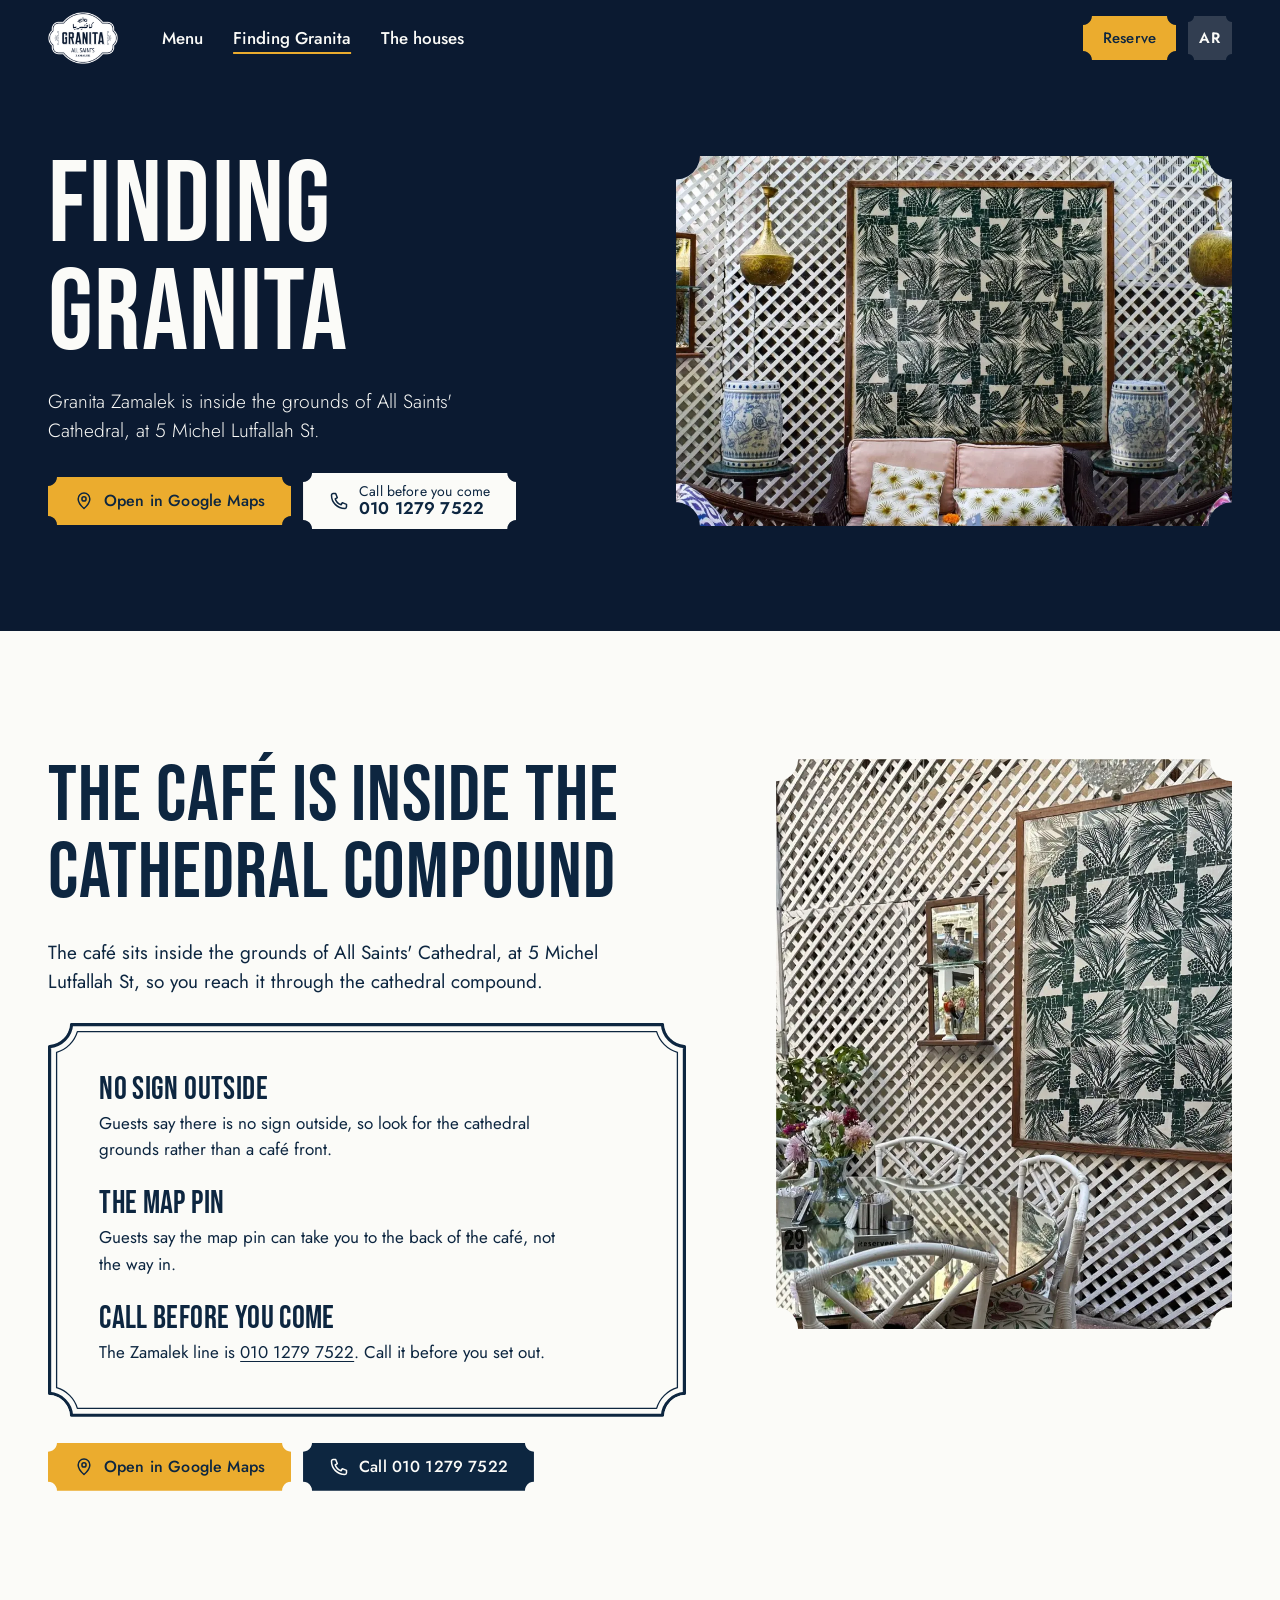
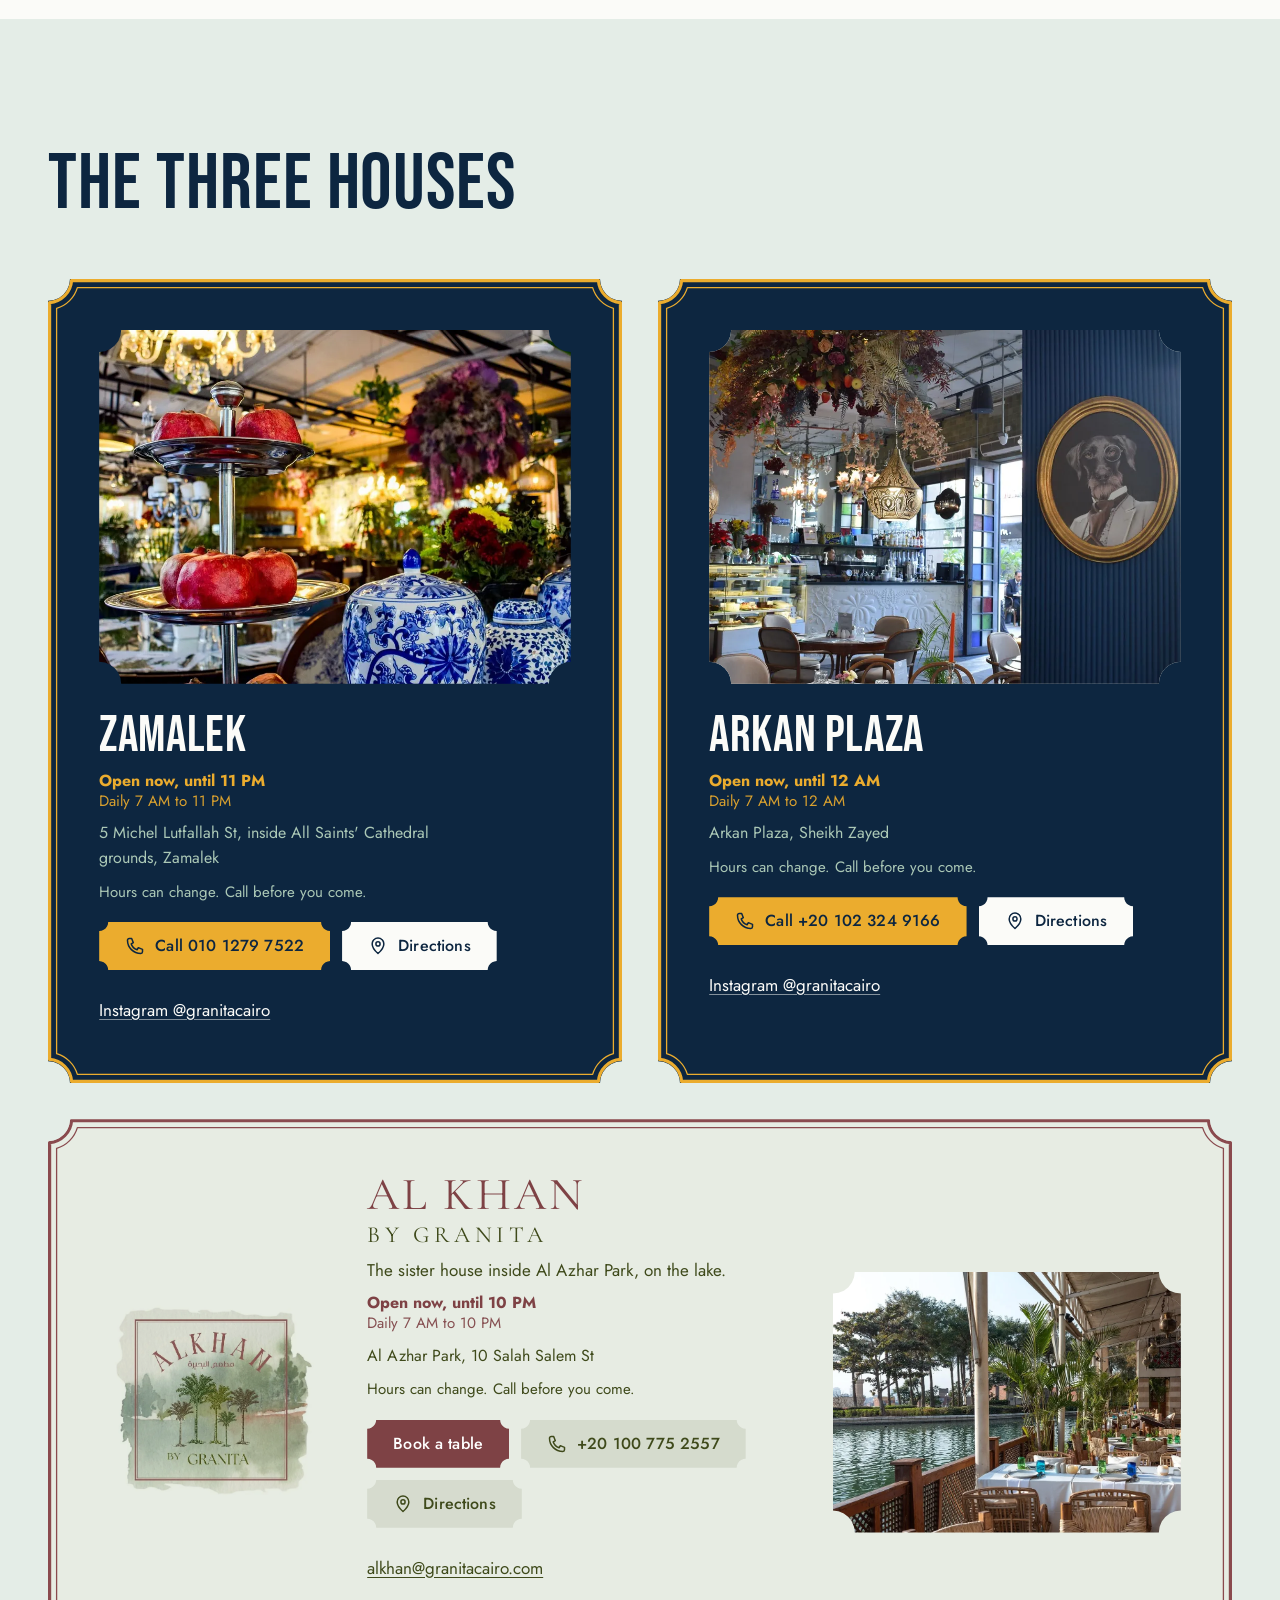
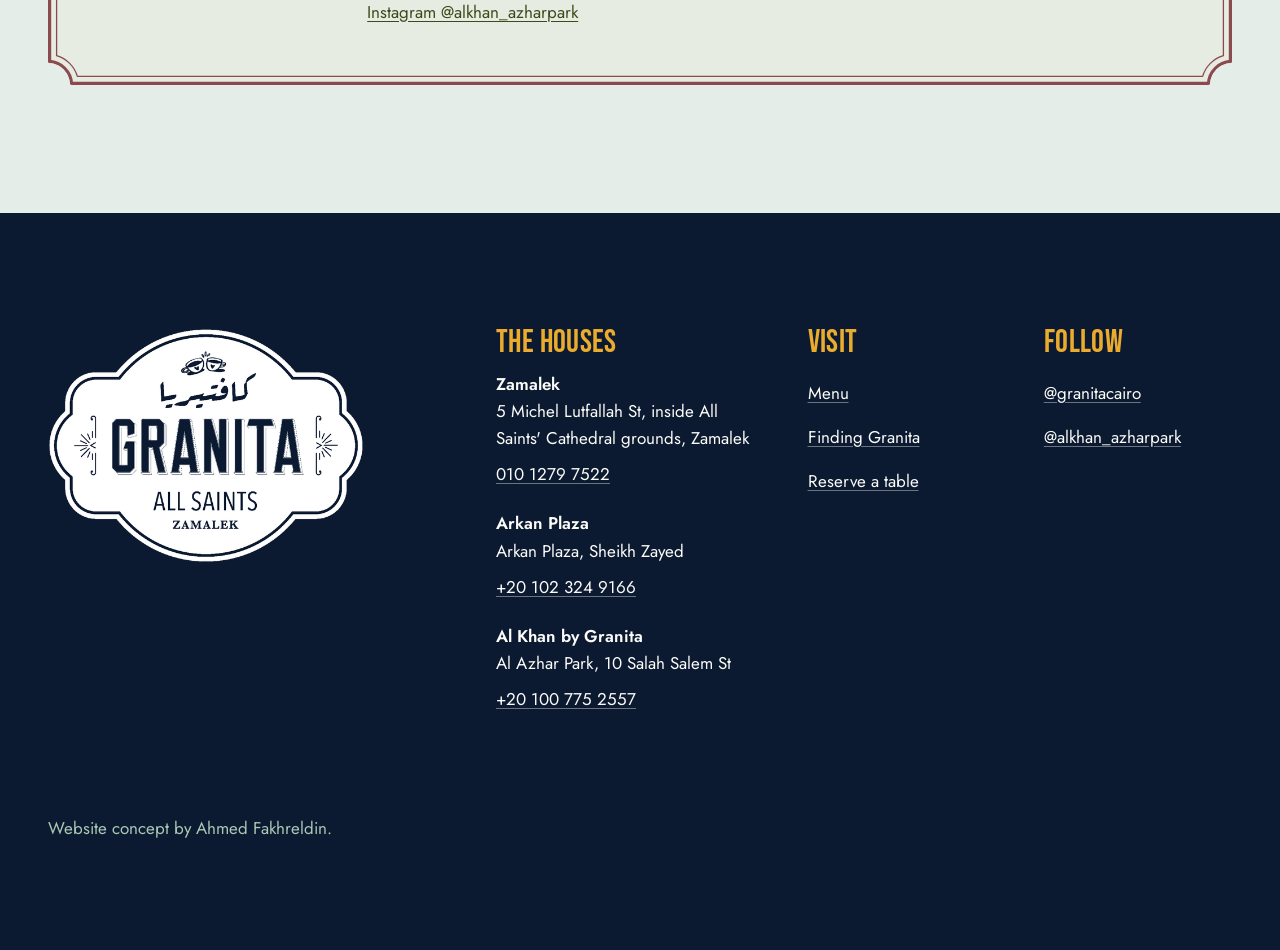
<file: visit.html>
<!doctype html>
<html lang="en">
<head>
<meta charset="utf-8">
<meta name="viewport" content="width=device-width, initial-scale=1, minimum-scale=1, viewport-fit=cover">
<title>Finding Granita | Zamalek, inside All Saints&#x27; Cathedral</title>
<meta name="description" content="Granita Zamalek is inside All Saints&#x27; Cathedral grounds at 5 Michel Lutfallah St. How to find the door, plus address, hours and phone for Zamalek, Arkan Plaza and Al Khan by Granita.">
<meta name="theme-color" content="#0B1A31">
<link rel="canonical" href="https://ahmedfakhr1.github.io/granita-preview/visit.html">
<meta property="og:type" content="website">
<meta property="og:site_name" content="Granita Cairo">
<meta property="og:title" content="Finding Granita | Zamalek, inside All Saints&#x27; Cathedral">
<meta property="og:description" content="Granita Zamalek is inside All Saints&#x27; Cathedral grounds at 5 Michel Lutfallah St. How to find the door, plus address, hours and phone for Zamalek, Arkan Plaza and Al Khan by Granita.">
<meta property="og:url" content="https://ahmedfakhr1.github.io/granita-preview/visit.html">
<meta property="og:image" content="https://ahmedfakhr1.github.io/granita-preview/img/og.jpg">
<meta property="og:image:width" content="1200">
<meta property="og:image:height" content="630">
<meta property="og:image:alt" content="Granita All Saints Zamalek plaque beside the Zamalek garden seating">
<meta name="twitter:card" content="summary_large_image">
<link rel="icon" href="img/icon.png" type="image/png">
<link rel="apple-touch-icon" href="img/apple-touch-icon.png">
<link rel="preload" href="fonts/bebas-neue-3c5f3a.woff2" as="font" type="font/woff2" crossorigin>
<link rel="preload" href="fonts/cormorant-garamond-b5f26a.woff2" as="font" type="font/woff2" crossorigin>
<link rel="preload" href="fonts/jost-35841f.woff2" as="font" type="font/woff2" crossorigin>
<style>html.fl body{opacity:0}body{transition:opacity .25s ease}</style>
<script>(function(){var d=document.documentElement;d.classList.add('js');d.classList.add('fl');var done=function(){d.classList.remove('fl')};var t=setTimeout(done,1200);if(document.fonts&&document.fonts.load){Promise.all([document.fonts.load('400 1em "Bebas Neue"'),document.fonts.load('400 1em "Jost"'),document.fonts.load('600 1em "Jost"'),document.fonts.load('400 1em "Cormorant Garamond"')]).then(function(){clearTimeout(t);done()},done)}else{done()}})();</script>
<link rel="stylesheet" href="fonts.css?v=7">
<link rel="stylesheet" href="notch.css?v=7">
<link rel="stylesheet" href="site.css?v=7">
<script type="application/ld+json">{"@context": "https://schema.org", "@graph": [{"@type": "Restaurant", "@id": "https://ahmedfakhr1.github.io/granita-preview/#zamalek", "name": "Granita Cairo, All Saints Zamalek", "description": "Grand café inside All Saints' Cathedral grounds in Zamalek, Cairo.", "url": "https://ahmedfakhr1.github.io/granita-preview/", "image": "https://ahmedfakhr1.github.io/granita-preview/img/og.jpg", "telephone": "+20 10 1279 7522", "hasMenu": "https://ahmedfakhr1.github.io/granita-preview/menu.html", "hasMap": "https://www.google.com/maps/place/Granita+Cairo/@30.0582552,31.2235549,17z", "sameAs": ["https://www.instagram.com/granitacairo/"], "address": {"@type": "PostalAddress", "streetAddress": "5 Michel Lutfallah St, All Saints' Cathedral", "addressLocality": "Zamalek, Cairo", "addressCountry": "EG"}, "geo": {"@type": "GeoCoordinates", "latitude": 30.0582552, "longitude": 31.2235549}, "openingHoursSpecification": [{"@type": "OpeningHoursSpecification", "dayOfWeek": ["Monday", "Tuesday", "Wednesday", "Thursday", "Friday", "Saturday", "Sunday"], "opens": "07:00", "closes": "23:00"}]}, {"@type": "Restaurant", "@id": "https://ahmedfakhr1.github.io/granita-preview/#arkan", "name": "Granita Cairo Arkan", "url": "https://ahmedfakhr1.github.io/granita-preview/", "image": "https://ahmedfakhr1.github.io/granita-preview/img/og.jpg", "telephone": "+20 102 324 9166", "hasMenu": "https://ahmedfakhr1.github.io/granita-preview/menu.html", "hasMap": "https://www.google.com/maps/place/Granita+Cairo+Arkan/@30.0195496,31.00485,17z", "sameAs": ["https://www.instagram.com/granitacairo/"], "address": {"@type": "PostalAddress", "streetAddress": "Arkan Plaza", "addressLocality": "Sheikh Zayed", "addressCountry": "EG"}, "geo": {"@type": "GeoCoordinates", "latitude": 30.0195496, "longitude": 31.00485}, "openingHoursSpecification": [{"@type": "OpeningHoursSpecification", "dayOfWeek": ["Monday", "Tuesday", "Wednesday", "Thursday", "Friday", "Saturday", "Sunday"], "opens": "07:00", "closes": "00:00"}]}, {"@type": "Restaurant", "@id": "https://ahmedfakhr1.github.io/granita-preview/#alkhan", "name": "Al Khan by Granita", "url": "https://al-khan-granita.tablein.com/en", "image": "https://ahmedfakhr1.github.io/granita-preview/img/og.jpg", "telephone": "+20 100 775 2557", "hasMap": "https://www.google.com/maps/place/Granita/@30.0385077,31.2631735,17z", "sameAs": ["https://www.instagram.com/alkhan_azharpark/", "https://al-khan-granita.tablein.com/en"], "acceptsReservations": "https://al-khan-granita.tablein.com/en", "address": {"@type": "PostalAddress", "streetAddress": "Al Azhar Park, 10 Salah Salem St", "addressLocality": "Cairo", "addressCountry": "EG"}, "geo": {"@type": "GeoCoordinates", "latitude": 30.0385077, "longitude": 31.2631735}, "openingHoursSpecification": [{"@type": "OpeningHoursSpecification", "dayOfWeek": ["Monday", "Tuesday", "Wednesday", "Thursday", "Friday", "Saturday", "Sunday"], "opens": "07:00", "closes": "22:00"}], "email": "alkhan@granitacairo.com"}]}</script>
</head>
<body class="p-visit">
<a class="skip" href="#main">Skip to content</a>
<div id="top-sentinel" aria-hidden="true"></div>
<header class="hdr" id="hdr"><div class="hdr-in">
  <a class="brand" href="index.html" aria-label="Granita Cairo, home"><img src="img/logo-light-sm.png" width="240" height="178" alt="Granita, All Saints, Zamalek"></a>
  <nav class="nav" aria-label="Main"><a href="menu.html">Menu</a><a href="visit.html" aria-current="page">Finding Granita</a><a href="index.html#houses">The houses</a></nav>
  <div class="acts">
    <a class="btn btn--sm hdr-cta" href="index.html#reserve">Reserve</a>
    <button class="ar" type="button" data-ar aria-haspopup="dialog" aria-label="Arabic">AR</button>
    <button class="burger" type="button" aria-expanded="false" aria-controls="drawer" aria-label="Open menu"><span></span><span></span><span></span></button>
  </div>
</div></header>
<div id="drawer" class="drawer" aria-hidden="true" inert>
  <nav aria-label="Mobile">
    <a class="big" href="index.html">Home</a>
    <a class="big" href="menu.html">Menu</a>
    <a class="big" href="visit.html">Finding Granita</a>
    <a class="big" href="index.html#houses">The houses</a>
    <a class="big" href="index.html#reserve">Reserve a table</a>
    <span class="gap"></span>
    <a class="small" href="tel:+201012797522">Call Zamalek 010 1279 7522</a>
    <a class="small" href="tel:+201023249166">Call Arkan +20 102 324 9166</a>
    <a class="small" href="tel:+201007752557">Call Al Khan +20 100 775 2557</a>
    <a class="small" href="https://www.instagram.com/granitacairo/" target="_blank" rel="noopener">Instagram @granitacairo</a>
  </nav>
</div>
<main id="main">
<section class="vhero" aria-labelledby="h1">
  <div class="wrap vhero-in">
    <div class="vhero-copy">
      <h1 id="h1">Finding Granita</h1>
      <p class="lead">Granita Zamalek is inside the grounds of All Saints' Cathedral, at 5 Michel Lutfallah St.</p>
      <div class="acts-row">
        <a class="btn" href="https://www.google.com/maps/place/Granita+Cairo/@30.0582552,31.2235549,17z" target="_blank" rel="noopener"><svg class="i" viewBox="0 0 24 24" fill="none" stroke="currentColor" stroke-width="1.8" stroke-linecap="round" stroke-linejoin="round" aria-hidden="true" focusable="false"><path d="M12 21s-7-6.2-7-11.5a7 7 0 0 1 14 0C19 14.8 12 21 12 21z"/><circle cx="12" cy="9.5" r="2.5"/></svg>Open in Google Maps</a>
        <a class="btn btn--paper btn--call" href="tel:+201012797522"><svg class="i" viewBox="0 0 24 24" fill="none" stroke="currentColor" stroke-width="1.8" stroke-linecap="round" stroke-linejoin="round" aria-hidden="true" focusable="false"><path d="M5 3h3l2 5-2.5 1.5a11 11 0 0 0 7 7L16 14l5 2v3a2 2 0 0 1-2 2A16 16 0 0 1 3 5a2 2 0 0 1 2-2z"/></svg><span class="cb"><span class="cb-l">Call before you come</span><span class="cb-n">010 1279 7522</span></span></a>
      </div>
    </div>
    <figure class="vhero-pic"><div class="ph nt" style="--n:24px"><img src="img/zamalek-garden.webp" alt="The Zamalek garden seating under a palm-print panel with white lattice, brass lanterns and blue-and-white jars" width="1200" height="667" loading="eager" decoding="async"></div></figure>
  </div>
</section>

<section class="entrance" id="entrance" aria-labelledby="ent-h">
  <div class="wrap ent-in">
    <div class="ent-copy">
      <h2 id="ent-h" class="rv">The café is inside the cathedral compound</h2>
      <p class="rv">The café sits inside the grounds of All Saints' Cathedral, at 5 Michel Lutfallah St, so you reach it through the cathedral compound.</p>
      <div class="ent-facts rv fr fr--navy nt" style="--n:22px">
        <div><h3>No sign outside</h3><p>Guests say there is no sign outside, so look for the cathedral grounds rather than a café front.</p></div>
        <div><h3>The map pin</h3><p>Guests say the map pin can take you to the back of the café, not the way in.</p></div>
        <div><h3>Call before you come</h3><p>The Zamalek line is <a href="tel:+201012797522">010 1279 7522</a>. Call it before you set out.</p></div>
      </div>
      <div class="acts-row rv"><a class="btn" href="https://www.google.com/maps/place/Granita+Cairo/@30.0582552,31.2235549,17z" target="_blank" rel="noopener"><svg class="i" viewBox="0 0 24 24" fill="none" stroke="currentColor" stroke-width="1.8" stroke-linecap="round" stroke-linejoin="round" aria-hidden="true" focusable="false"><path d="M12 21s-7-6.2-7-11.5a7 7 0 0 1 14 0C19 14.8 12 21 12 21z"/><circle cx="12" cy="9.5" r="2.5"/></svg>Open in Google Maps</a><a class="btn btn--ink" href="tel:+201012797522"><svg class="i" viewBox="0 0 24 24" fill="none" stroke="currentColor" stroke-width="1.8" stroke-linecap="round" stroke-linejoin="round" aria-hidden="true" focusable="false"><path d="M5 3h3l2 5-2.5 1.5a11 11 0 0 0 7 7L16 14l5 2v3a2 2 0 0 1-2 2A16 16 0 0 1 3 5a2 2 0 0 1 2-2z"/></svg>Call 010 1279 7522</a></div>
    </div>
    <figure class="ent-pic rv"><div class="ph nt"><img src="img/zamalek-lattice.webp" alt="White lattice walls, a palm-print panel and a round glass table with a vase of flowers" width="900" height="1125" loading="lazy" decoding="async"></div></figure>
  </div>
</section>

<section class="vhouses" id="houses" aria-labelledby="vh-h">
  <div class="wrap">
    <h2 id="vh-h" class="rv">The three houses</h2>
    <div class="vgrid">
      <article class="vcard vcard--zam nt fr fr--gold rv" id="zamalek" style="--n:22px">
        <div class="ph nt"><img src="img/zamalek-chandelier.webp" alt="A crystal chandelier above a tiered stand of pomegranates beside blue-and-white ginger jars" width="900" height="1125" loading="lazy" decoding="async"></div>
        <div class="vt">
          <h3>Zamalek</h3>
          <p class="state" data-open="7" data-close="23"><span class="st-text">Daily 7 AM to 11 PM</span></p>
          <p class="addr">5 Michel Lutfallah St, inside All Saints&#x27; Cathedral grounds, Zamalek</p>
          <p class="small">Hours can change. Call before you come.</p>
          <div class="acts-row"><a class="btn" href="tel:+201012797522"><svg class="i" viewBox="0 0 24 24" fill="none" stroke="currentColor" stroke-width="1.8" stroke-linecap="round" stroke-linejoin="round" aria-hidden="true" focusable="false"><path d="M5 3h3l2 5-2.5 1.5a11 11 0 0 0 7 7L16 14l5 2v3a2 2 0 0 1-2 2A16 16 0 0 1 3 5a2 2 0 0 1 2-2z"/></svg>Call 010 1279 7522</a><a class="btn btn--paper" href="https://www.google.com/maps/place/Granita+Cairo/@30.0582552,31.2235549,17z" target="_blank" rel="noopener"><svg class="i" viewBox="0 0 24 24" fill="none" stroke="currentColor" stroke-width="1.8" stroke-linecap="round" stroke-linejoin="round" aria-hidden="true" focusable="false"><path d="M12 21s-7-6.2-7-11.5a7 7 0 0 1 14 0C19 14.8 12 21 12 21z"/><circle cx="12" cy="9.5" r="2.5"/></svg>Directions</a></div>
          <a class="tl" href="https://www.instagram.com/granitacairo/" target="_blank" rel="noopener">Instagram @granitacairo</a>
        </div>
      </article>
      <article class="vcard vcard--ark nt fr fr--gold rv" id="arkan" style="--n:22px">
        <div class="ph nt"><img src="img/arkan-dog-portrait.webp" alt="A dressed-dog portrait in a gold oval frame on a navy fluted column, with hanging flowers and a set table behind" width="900" height="1125" loading="lazy" decoding="async" style="object-position:50% 30%"></div>
        <div class="vt">
          <h3>Arkan Plaza</h3>
          <p class="state" data-open="7" data-close="24"><span class="st-text">Daily 7 AM to 12 AM</span></p>
          <p class="addr">Arkan Plaza, Sheikh Zayed</p>
          <p class="small">Hours can change. Call before you come.</p>
          <div class="acts-row"><a class="btn" href="tel:+201023249166"><svg class="i" viewBox="0 0 24 24" fill="none" stroke="currentColor" stroke-width="1.8" stroke-linecap="round" stroke-linejoin="round" aria-hidden="true" focusable="false"><path d="M5 3h3l2 5-2.5 1.5a11 11 0 0 0 7 7L16 14l5 2v3a2 2 0 0 1-2 2A16 16 0 0 1 3 5a2 2 0 0 1 2-2z"/></svg>Call +20 102 324 9166</a><a class="btn btn--paper" href="https://www.google.com/maps/place/Granita+Cairo+Arkan/@30.0195496,31.00485,17z" target="_blank" rel="noopener"><svg class="i" viewBox="0 0 24 24" fill="none" stroke="currentColor" stroke-width="1.8" stroke-linecap="round" stroke-linejoin="round" aria-hidden="true" focusable="false"><path d="M12 21s-7-6.2-7-11.5a7 7 0 0 1 14 0C19 14.8 12 21 12 21z"/><circle cx="12" cy="9.5" r="2.5"/></svg>Directions</a></div>
          <a class="tl" href="https://www.instagram.com/granitacairo/" target="_blank" rel="noopener">Instagram @granitacairo</a>
        </div>
      </article>
      <article class="alkhan nt fr fr--burgundy rv" id="alkhan" style="--n:22px">
        <img class="alkhan-logo" src="img/logo-alkhan.webp" width="625" height="625" alt="Al Khan by Granita: a watercolour seal of palm trees by a lake" loading="lazy">
        <div class="alkhan-t">
          <h3>Al Khan <span>by Granita</span></h3>
          <p class="alkhan-lede">The sister house inside Al Azhar Park, on the lake.</p>
          <p class="state" data-open="7" data-close="22"><span class="st-text">Daily 7 AM to 10 PM</span></p>
          <p class="addr">Al Azhar Park, 10 Salah Salem St</p>
          <p class="small">Hours can change. Call before you come.</p>
          <div class="acts-row">
            <a class="btn btn--wine" href="https://al-khan-granita.tablein.com/en" target="_blank" rel="noopener">Book a table</a>
            <a class="btn btn--ghost" href="tel:+201007752557"><svg class="i" viewBox="0 0 24 24" fill="none" stroke="currentColor" stroke-width="1.8" stroke-linecap="round" stroke-linejoin="round" aria-hidden="true" focusable="false"><path d="M5 3h3l2 5-2.5 1.5a11 11 0 0 0 7 7L16 14l5 2v3a2 2 0 0 1-2 2A16 16 0 0 1 3 5a2 2 0 0 1 2-2z"/></svg>+20 100 775 2557</a>
            <a class="btn btn--ghost" href="https://www.google.com/maps/place/Granita/@30.0385077,31.2631735,17z" target="_blank" rel="noopener"><svg class="i" viewBox="0 0 24 24" fill="none" stroke="currentColor" stroke-width="1.8" stroke-linecap="round" stroke-linejoin="round" aria-hidden="true" focusable="false"><path d="M12 21s-7-6.2-7-11.5a7 7 0 0 1 14 0C19 14.8 12 21 12 21z"/><circle cx="12" cy="9.5" r="2.5"/></svg>Directions</a>
          </div>
          <div class="fl"><a class="tl" href="mailto:alkhan@granitacairo.com">alkhan@granitacairo.com</a><a class="tl" href="https://www.instagram.com/alkhan_azharpark/" target="_blank" rel="noopener">Instagram @alkhan_azharpark</a></div>
        </div>
        <div class="ph nt alkhan-pic"><img src="img/alkhan-terrace.webp" alt="A white-clothed table on a terrace beside the lake in Al Azhar Park, with palms and the Citadel in the distance" width="1000" height="850" loading="lazy" decoding="async"></div>
      </article>
    </div>
  </div>
</section>
</main>
<footer class="foot" id="foot">
  <div class="wrap foot-in">
    <a class="foot-mark" href="index.html" aria-label="Granita Cairo, home"><img src="img/logo-light.png" width="560" height="416" alt="Granita, All Saints, Zamalek" loading="lazy"></a>
    <div class="foot-cols">
      <div>
        <h2>The houses</h2>
        <div class="fh"><p><b>Zamalek</b><br>5 Michel Lutfallah St, inside All Saints&#x27; Cathedral grounds, Zamalek</p><a class="tl" href="tel:+201012797522">010 1279 7522</a></div>
        <div class="fh"><p><b>Arkan Plaza</b><br>Arkan Plaza, Sheikh Zayed</p><a class="tl" href="tel:+201023249166">+20 102 324 9166</a></div>
        <div class="fh"><p><b>Al Khan by Granita</b><br>Al Azhar Park, 10 Salah Salem St</p><a class="tl" href="tel:+201007752557">+20 100 775 2557</a></div>
      </div>
      <div>
        <h2>Visit</h2>
        <div class="fl"><a class="tl" href="menu.html">Menu</a><a class="tl" href="visit.html">Finding Granita</a><a class="tl" href="index.html#reserve">Reserve a table</a></div>
      </div>
      <div>
        <h2>Follow</h2>
        <div class="fl"><a class="tl" href="https://www.instagram.com/granitacairo/" target="_blank" rel="noopener">@granitacairo</a><a class="tl" href="https://www.instagram.com/alkhan_azharpark/" target="_blank" rel="noopener">@alkhan_azharpark</a></div>
      </div>
    </div>
    <p class="credit">Website concept by Ahmed Fakhreldin.</p>
  </div>
</footer>
<div class="abar" role="group" aria-label="Quick actions">
  <button type="button" data-sheet-open="call"><svg class="i" viewBox="0 0 24 24" fill="none" stroke="currentColor" stroke-width="1.8" stroke-linecap="round" stroke-linejoin="round" aria-hidden="true" focusable="false"><path d="M5 3h3l2 5-2.5 1.5a11 11 0 0 0 7 7L16 14l5 2v3a2 2 0 0 1-2 2A16 16 0 0 1 3 5a2 2 0 0 1 2-2z"/></svg><span>Call</span></button>
  <a href="menu.html"><svg class="i" viewBox="0 0 24 24" fill="none" stroke="currentColor" stroke-width="1.8" stroke-linecap="round" stroke-linejoin="round" aria-hidden="true" focusable="false"><path d="M6 3v7a2 2 0 0 0 2 2v9M10 3v7a2 2 0 0 1-2 2M17 3c-2 1.5-3 4-3 7 0 1.5 1 2.5 3 2.5V21"/></svg><span>Menu</span></a>
  <button type="button" data-sheet-open="dir"><svg class="i" viewBox="0 0 24 24" fill="none" stroke="currentColor" stroke-width="1.8" stroke-linecap="round" stroke-linejoin="round" aria-hidden="true" focusable="false"><path d="M12 21s-7-6.2-7-11.5a7 7 0 0 1 14 0C19 14.8 12 21 12 21z"/><circle cx="12" cy="9.5" r="2.5"/></svg><span>Directions</span></button>
</div>
<dialog id="ar-dialog" class="dlg nt" aria-labelledby="ar-t">
  <h2 id="ar-t">Arabic</h2>
  <p>Arabic is not in this preview, it will be live in the final version.</p>
  <form method="dialog"><button class="btn btn--sm">Close</button></form>
</dialog>
<dialog id="sheet" class="dlg dlg--sheet nt" aria-labelledby="sheet-t">
  <h2 id="sheet-t" data-sheet-title>Call a house</h2>
  <div data-sheet="call" hidden><a href="tel:+201012797522"><b>Zamalek</b><span>010 1279 7522</span></a><a href="tel:+201023249166"><b>Arkan Plaza</b><span>+20 102 324 9166</span></a><a href="tel:+201007752557"><b>Al Khan</b><span>+20 100 775 2557</span></a></div>
  <div data-sheet="dir" hidden><a href="https://www.google.com/maps/place/Granita+Cairo/@30.0582552,31.2235549,17z" target="_blank" rel="noopener"><b>Zamalek</b><span>Open in Google Maps</span></a><a href="https://www.google.com/maps/place/Granita+Cairo+Arkan/@30.0195496,31.00485,17z" target="_blank" rel="noopener"><b>Arkan Plaza</b><span>Open in Google Maps</span></a><a href="https://www.google.com/maps/place/Granita/@30.0385077,31.2631735,17z" target="_blank" rel="noopener"><b>Al Khan</b><span>Open in Google Maps</span></a></div>
  <form method="dialog"><button class="btn btn--paper btn--sm">Close</button></form>
</dialog>
<script src="app.js?v=7" defer></script>
</body>
</html>
</file>
<file: fonts.css>
@font-face {
  font-family: 'Bebas Neue';
  font-style: normal;
  font-weight: 400;
  font-display: block;
  src: url(fonts/bebas-neue-3c5f3a.woff2) format('woff2');
  unicode-range: U+0000-00FF, U+0131, U+0152-0153, U+02BB-02BC, U+02C6, U+02DA, U+02DC, U+0304, U+0308, U+0329, U+2000-206F, U+20AC, U+2122, U+2191, U+2193, U+2212, U+2215, U+FEFF, U+FFFD;
}
@font-face {
  font-family: 'Cormorant Garamond';
  font-style: normal;
  font-weight: 400;
  font-display: block;
  src: url(fonts/cormorant-garamond-b5f26a.woff2) format('woff2');
  unicode-range: U+0000-00FF, U+0131, U+0152-0153, U+02BB-02BC, U+02C6, U+02DA, U+02DC, U+0304, U+0308, U+0329, U+2000-206F, U+20AC, U+2122, U+2191, U+2193, U+2212, U+2215, U+FEFF, U+FFFD;
}
@font-face {
  font-family: 'Jost';
  font-style: normal;
  font-weight: 300 700;
  font-display: block;
  src: url(fonts/jost-35841f.woff2) format('woff2');
  unicode-range: U+0000-00FF, U+0131, U+0152-0153, U+02BB-02BC, U+02C6, U+02DA, U+02DC, U+0304, U+0308, U+0329, U+2000-206F, U+20AC, U+2122, U+2191, U+2193, U+2212, U+2215, U+FEFF, U+FFFD;
}
</file>
<file: notch.css>
/* notched corners: the cut-in corner of the printed menu frame, as a mask for photographs, panels and buttons */
.nt,.btn,.chip,.ar,.dlg,.tb{-webkit-clip-path:polygon(calc(var(--n)*0.0000) calc(var(--n)*1.0000),calc(var(--n)*0.2588) calc(var(--n)*0.9659),calc(var(--n)*0.5000) calc(var(--n)*0.8660),calc(var(--n)*0.7071) calc(var(--n)*0.7071),calc(var(--n)*0.8660) calc(var(--n)*0.5000),calc(var(--n)*0.9659) calc(var(--n)*0.2588),calc(var(--n)*1.0000) calc(var(--n)*0.0000),calc(100% - var(--n)*1.0000) calc(var(--n)*0.0000),calc(100% - var(--n)*0.9659) calc(var(--n)*0.2588),calc(100% - var(--n)*0.8660) calc(var(--n)*0.5000),calc(100% - var(--n)*0.7071) calc(var(--n)*0.7071),calc(100% - var(--n)*0.5000) calc(var(--n)*0.8660),calc(100% - var(--n)*0.2588) calc(var(--n)*0.9659),calc(100% - var(--n)*0.0000) calc(var(--n)*1.0000),calc(100% - var(--n)*0.0000) calc(100% - var(--n)*1.0000),calc(100% - var(--n)*0.2588) calc(100% - var(--n)*0.9659),calc(100% - var(--n)*0.5000) calc(100% - var(--n)*0.8660),calc(100% - var(--n)*0.7071) calc(100% - var(--n)*0.7071),calc(100% - var(--n)*0.8660) calc(100% - var(--n)*0.5000),calc(100% - var(--n)*0.9659) calc(100% - var(--n)*0.2588),calc(100% - var(--n)*1.0000) calc(100% - var(--n)*0.0000),calc(var(--n)*1.0000) calc(100% - var(--n)*0.0000),calc(var(--n)*0.9659) calc(100% - var(--n)*0.2588),calc(var(--n)*0.8660) calc(100% - var(--n)*0.5000),calc(var(--n)*0.7071) calc(100% - var(--n)*0.7071),calc(var(--n)*0.5000) calc(100% - var(--n)*0.8660),calc(var(--n)*0.2588) calc(100% - var(--n)*0.9659),calc(var(--n)*0.0000) calc(100% - var(--n)*1.0000));clip-path:polygon(calc(var(--n)*0.0000) calc(var(--n)*1.0000),calc(var(--n)*0.2588) calc(var(--n)*0.9659),calc(var(--n)*0.5000) calc(var(--n)*0.8660),calc(var(--n)*0.7071) calc(var(--n)*0.7071),calc(var(--n)*0.8660) calc(var(--n)*0.5000),calc(var(--n)*0.9659) calc(var(--n)*0.2588),calc(var(--n)*1.0000) calc(var(--n)*0.0000),calc(100% - var(--n)*1.0000) calc(var(--n)*0.0000),calc(100% - var(--n)*0.9659) calc(var(--n)*0.2588),calc(100% - var(--n)*0.8660) calc(var(--n)*0.5000),calc(100% - var(--n)*0.7071) calc(var(--n)*0.7071),calc(100% - var(--n)*0.5000) calc(var(--n)*0.8660),calc(100% - var(--n)*0.2588) calc(var(--n)*0.9659),calc(100% - var(--n)*0.0000) calc(var(--n)*1.0000),calc(100% - var(--n)*0.0000) calc(100% - var(--n)*1.0000),calc(100% - var(--n)*0.2588) calc(100% - var(--n)*0.9659),calc(100% - var(--n)*0.5000) calc(100% - var(--n)*0.8660),calc(100% - var(--n)*0.7071) calc(100% - var(--n)*0.7071),calc(100% - var(--n)*0.8660) calc(100% - var(--n)*0.5000),calc(100% - var(--n)*0.9659) calc(100% - var(--n)*0.2588),calc(100% - var(--n)*1.0000) calc(100% - var(--n)*0.0000),calc(var(--n)*1.0000) calc(100% - var(--n)*0.0000),calc(var(--n)*0.9659) calc(100% - var(--n)*0.2588),calc(var(--n)*0.8660) calc(100% - var(--n)*0.5000),calc(var(--n)*0.7071) calc(100% - var(--n)*0.7071),calc(var(--n)*0.5000) calc(100% - var(--n)*0.8660),calc(var(--n)*0.2588) calc(100% - var(--n)*0.9659),calc(var(--n)*0.0000) calc(100% - var(--n)*1.0000))}
.nt{--n:22px}
</file>
<file: site.css>
/* Granita Cairo. Tokens first, then base, header, sections, menu, visit. */
:root {
  --paper: #FBFBF8;
  --ink: #0D2640;
  --cover: #012E69;
  --deep: #0B1A31;
  --gold: #EBAC2E;
  --sage: #ABC8B6;
  --sage-t: #E4EDE7;
  --green: #5E6548;
  --wine: #7E4245;
  --wash: #E7ECE3;
  --olive: #3F4A1B;
  --f-disp: 'Bebas Neue', 'Arial Narrow', Impact, sans-serif;
  --f-body: 'Jost', 'Helvetica Neue', Arial, sans-serif;
  --f-serif: 'Cormorant Garamond', Georgia, 'Times New Roman', serif;
  --hdr: 64px;
  --gut: clamp(16px, 4vw, 48px);
  --gut-b: clamp(12px, 2vw, 24px);
  --max: 1360px;
  --sec: clamp(72px, 10vw, 150px);
  --focus: var(--ink);
}

*, *::before, *::after { box-sizing: border-box; }
html { -webkit-text-size-adjust: 100%; scroll-behavior: smooth; overflow-x: clip; }
body {
  margin: 0; overflow-x: clip; min-width: 0;
  background: var(--paper); color: var(--ink);
  font: 400 17px/1.55 var(--f-body);
  -webkit-font-smoothing: antialiased;
  text-rendering: optimizeLegibility;
}
img { display: block; max-width: 100%; height: auto; }
h1, h2, h3, h4, p, figure, ul { margin: 0; padding: 0; }
ul { list-style: none; }
a { color: inherit; text-underline-offset: 3px; }
button { font: inherit; color: inherit; }
:focus-visible { outline: 3px solid var(--focus); outline-offset: 3px; }
.on-dark { --focus: var(--gold); }
.sr { position: absolute; width: 1px; height: 1px; overflow: hidden; clip: rect(0 0 0 0); white-space: nowrap; }
.skip { position: fixed; left: 12px; top: -80px; z-index: 100; background: var(--gold); color: var(--ink); padding: 12px 18px; font-weight: 600; text-decoration: none; }
.skip:focus { top: 12px; }
.wrap { width: 100%; max-width: calc(var(--max) + 2 * var(--gut)); margin-inline: auto; padding-inline: var(--gut); }
#top-sentinel { position: absolute; top: 0; left: 0; width: 1px; height: 40px; pointer-events: none; }

/* a link that is a target of its own: 44px */
.tl { display: inline-flex; align-items: center; min-height: 44px; min-width: 44px; }
.fl { display: flex; flex-direction: column; align-items: flex-start; }

/* type */
h1, h2, h3 { font-family: var(--f-disp); font-weight: 400; letter-spacing: .012em; text-wrap: balance; }
h2 { font-size: clamp(2.7rem, 6.2vw, 5rem); line-height: .96; }
h3 { font-size: clamp(1.9rem, 3vw, 2.4rem); line-height: 1; }
.lead { font-size: clamp(1.15rem, 1.5vw, 1.3rem); font-weight: 300; line-height: 1.5; max-width: 40ch; text-wrap: pretty; }
p { text-wrap: pretty; }
.small { font-size: 15px; }
.addr { font-size: 16px; }

/* buttons: one shape, the notch from the menu frame at small size */
.btn {
  --n: 9px;
  display: inline-flex; align-items: center; justify-content: center; gap: 10px;
  min-height: 48px; padding: 0 26px; border: 0; cursor: pointer;
  background: var(--gold); color: var(--ink);
  font: 500 16px/1.1 var(--f-body); letter-spacing: .01em; text-decoration: none; text-align: center;
  transition: background-color .2s ease, color .2s ease, transform .15s ease;
}
.btn:focus-visible { outline: 3px solid currentColor; outline-offset: -6px; }
.btn:active { transform: scale(.97); }
.btn .i { width: 20px; height: 20px; flex: none; }
.btn--sm { min-height: 44px; padding: 0 20px; font-size: 15px; }
.btn--paper { background: var(--paper); color: var(--ink); }
.btn--ink { background: var(--ink); color: var(--paper); }
.btn--wine { background: var(--wine); color: #fff; }
.btn--ghost { background: rgba(251,251,248,.14); color: inherit; }
.btn--call { min-height: 56px; padding-block: 6px; }
.cb { display: flex; flex-direction: column; align-items: flex-start; line-height: 1.15; text-align: left; }
.cb-l { font-size: 14px; font-weight: 400; }
.cb-n { font-size: 17px; font-weight: 600; white-space: nowrap; }
@media (hover: hover) and (pointer: fine) {
  .btn:hover { background: #F5C04B; }
  .btn--paper:hover { background: var(--sage-t); }
  .btn--ink:hover { background: #17395f; }
  .btn--wine:hover { background: #8d4d50; }
  .btn--ghost:hover { background: rgba(251,251,248,.26); }
}
.acts-row { display: flex; flex-wrap: wrap; gap: 12px; align-items: center; }

/* the double-line frame with notched corners, as on the printed menu */
.fr { position: relative; }
.fr::before {
  content: ""; position: absolute; inset: 0; pointer-events: none; z-index: 2;
  border: 40px solid transparent; border-image-slice: 40; border-image-width: 40px; border-image-repeat: stretch;
}
.fr--navy::before { border-image-source: url(img/frame-navy.svg); }
.fr--gold::before { border-image-source: url(img/frame-gold.svg); }
.fr--paper::before { border-image-source: url(img/frame-paper.svg); }
.fr--burgundy::before { border-image-source: url(img/frame-burgundy.svg); }
/* inside a framed panel, content shows at once: an animating child makes iOS Safari repaint the clipped frame while scrolling */
.js .fr .rv { opacity: 1; transform: none; transition: none; }

/* photographs carry the notch */
.ph { position: relative; display: block; overflow: hidden; background: var(--sage-t); }
.ph img { width: 100%; height: 100%; object-fit: cover; }

/* ---------------------------------------------------------------- header */
.hdr {
  position: fixed; inset: 0 0 auto 0; height: var(--hdr); z-index: 60;
  background: transparent; color: var(--paper);
  transition: background-color .25s ease;
  --focus: var(--gold);
}
.hdr.solid, body.nav-open .hdr { background: var(--deep); }
.hdr-in { height: 100%; display: flex; align-items: center; gap: 16px; padding-inline: var(--gut); }
.brand { display: block; flex: none; line-height: 0; }
.brand img { height: 44px; width: auto; }
.nav { display: none; gap: 30px; margin-left: 28px; font-weight: 500; font-size: 17px; }
.nav a { text-decoration: none; padding: 10px 0; }
.nav a[aria-current="page"] { text-decoration: underline; text-decoration-thickness: 2px; text-underline-offset: 8px; text-decoration-color: var(--gold); }
@media (hover: hover) and (pointer: fine) { .nav a:hover { text-decoration: underline; text-decoration-color: var(--gold); text-underline-offset: 8px; text-decoration-thickness: 2px; } }
.acts { margin-left: auto; display: flex; align-items: center; gap: 8px; }
.hdr-cta { display: none; }
.ar {
  --n: 6px; min-width: 44px; height: 44px; padding: 0 10px; border: 0; cursor: pointer;
  background: rgba(251,251,248,.16); color: var(--paper); font: 600 15px/1 var(--f-body); letter-spacing: .04em;
}
.ar:focus-visible { outline-offset: -5px; }
.burger { position: relative; width: 44px; height: 44px; border: 0; background: none; cursor: pointer; }
.burger span { position: absolute; left: 11px; width: 22px; height: 2px; background: var(--paper); transition: transform .25s ease, opacity .2s ease, top .25s ease; }
.burger span:nth-child(1) { top: 15px; }
.burger span:nth-child(2) { top: 21px; }
.burger span:nth-child(3) { top: 27px; }
.burger[aria-expanded="true"] span:nth-child(1) { top: 21px; transform: rotate(45deg); }
.burger[aria-expanded="true"] span:nth-child(2) { opacity: 0; }
.burger[aria-expanded="true"] span:nth-child(3) { top: 21px; transform: rotate(-45deg); }

.drawer {
  position: fixed; inset: 0; z-index: 55; background: var(--deep); color: var(--paper);
  padding: calc(var(--hdr) + 28px) var(--gut) 40px; overflow-y: auto;
  transform: translateY(-100%); visibility: hidden;
  transition: transform .3s cubic-bezier(.23, 1, .32, 1), visibility 0s linear .3s;
  --focus: var(--gold);
}
.drawer.open { transform: none; visibility: visible; transition: transform .3s cubic-bezier(.23, 1, .32, 1); }
.drawer nav { display: flex; flex-direction: column; }
.drawer .big { font: 400 clamp(2.6rem, 12vw, 3.6rem)/1.12 var(--f-disp); letter-spacing: .012em; text-decoration: none; min-height: 48px; padding: 4px 0; }
.drawer .gap { height: 28px; }
.drawer .small { color: var(--sage); text-decoration: none; min-height: 48px; display: flex; align-items: center; font-size: 17px; }
body.nav-open { overflow: hidden; }

@media (min-width: 900px) {
  :root { --hdr: 76px; }
  .brand img { height: 52px; }
  .nav { display: flex; }
  .hdr-cta { display: inline-flex; }
  .burger { display: none; }
  .drawer { display: none; }
  .acts { gap: 12px; }
}

/* ---------------------------------------------------------------- mobile action bar */
.abar {
  position: fixed; left: 0; right: 0; bottom: 0; z-index: 50;
  display: grid; grid-template-columns: repeat(3, minmax(0, 1fr));
  background: var(--deep); color: var(--paper);
  padding-bottom: env(safe-area-inset-bottom);
  transition: transform .25s cubic-bezier(.23, 1, .32, 1);
  --focus: var(--gold);
}
.abar > * {
  display: flex; flex-direction: column; align-items: center; justify-content: center; gap: 3px;
  min-height: 58px; padding: 6px 4px; border: 0; background: none; cursor: pointer;
  font: 500 13px/1 var(--f-body); text-decoration: none; color: var(--paper);
}
.abar .i { width: 22px; height: 22px; }
.abar.off { transform: translateY(110%); }
@media (min-width: 900px) { .abar { display: none; } }

/* ---------------------------------------------------------------- dialogs */
.dlg {
  --n: 20px;
  border: 0; padding: 36px 32px 28px; background: var(--paper); color: var(--ink);
  width: min(440px, calc(100vw - 32px)); max-height: calc(100dvh - 32px); overflow: auto;
}
.dlg::backdrop { background: rgba(11, 26, 49, .78); }
.dlg h2 { font-size: 2.6rem; margin-bottom: 12px; }
.dlg p { margin-bottom: 24px; font-size: 18px; }
.dlg form { margin: 0; }
.dlg--sheet a {
  display: flex; flex-direction: column; justify-content: center; gap: 2px; min-height: 60px; padding: 8px 18px; margin-bottom: 8px;
  background: var(--sage-t); text-decoration: none; --n: 8px;
}
.dlg--sheet a b { font-weight: 600; font-size: 18px; }
.dlg--sheet a span { font-size: 15px; font-weight: 300; }
.dlg--sheet [hidden] { display: none; }
.dlg--sheet h2 { margin-bottom: 18px; }
.dlg--sheet form { margin-top: 12px; }

/* ---------------------------------------------------------------- state line */
.state { font: 500 16px/1.3 var(--f-body); color: var(--green); }
.state.is-open { color: var(--green); }
.state .st-dot { display: none; }
.state .st-now, .state .st-hrs { display: block; }
.state .st-hrs { font-weight: 400; font-size: 15px; opacity: .92; }

/* ---------------------------------------------------------------- reveal */
.js .rv { opacity: 0; transform: translateY(24px); transition: opacity .9s cubic-bezier(.22, .61, .36, 1), transform 1.1s cubic-bezier(.16, 1, .3, 1); transition-delay: calc(var(--d, 0) * 90ms); }
.js .rv.in { opacity: 1; transform: none; }

/* ---------------------------------------------------------------- home: hero */
.hero {
  position: relative; background: var(--deep); color: var(--paper);
  height: max(620px, 100svh); min-height: 560px;
  --pi: 16px;
}
.hero-frame { position: absolute; inset: var(--hdr) var(--gut) var(--gut-b); }
.hero-pic {
  position: absolute; z-index: 1; --n: 14px; overflow: hidden;
  inset: calc(var(--hdr) + var(--pi)) calc(var(--gut) + var(--pi)) calc(var(--gut-b) + var(--pi));
}
.hero-pic picture, .hero-pic img { display: block; width: 100%; height: 100%; }
.hero-pic img { object-fit: cover; object-position: 50% 62%; }
.hero-pic::after {
  content: ""; position: absolute; inset: 0; pointer-events: none;
  background: linear-gradient(to top, rgba(11,26,49,.95) 0%, rgba(11,26,49,.86) 30%, rgba(11,26,49,.5) 58%, rgba(11,26,49,0) 84%); /* taste-skill-ignore scrim under text on a photo */
}
.hero-copy {
  position: absolute; z-index: 4; left: calc(var(--gut) + var(--pi) + 14px); right: calc(var(--gut) + var(--pi) + 14px);
  bottom: calc(var(--gut-b) + var(--pi) + 20px);
  --focus: var(--gold);
}
.hero h1 { font-size: clamp(2rem, 11vw, 8rem); line-height: .94; max-width: 11em; color: var(--paper); }
.hero .lead { margin-top: 18px; color: var(--paper); }
.hero .acts-row { margin-top: 26px; }
@media (max-width: 899px) {
  .hero { height: max(560px, calc(100svh - 58px)); min-height: 0; }
  .hero-copy { left: calc(var(--gut) + var(--pi) + 10px); right: calc(var(--gut) + var(--pi) + 10px); bottom: calc(var(--gut-b) + var(--pi) + 16px); }
  .hero .acts-row { flex-wrap: nowrap; gap: 10px; }
  .hero .btn { padding: 0 14px; flex: 1 1 auto; min-width: 0; }
}
@media (max-width: 359px) { .hero .acts-row { flex-wrap: wrap; } }
@media (min-width: 900px) {
  .hero { --pi: 22px; }
  .hero-pic { --n: 22px; }
  .hero-copy { left: calc(var(--gut) + var(--pi) + 40px); bottom: calc(var(--gut-b) + var(--pi) + 36px); }
  .hero h1 { font-size: clamp(5rem, 9.4vw, 8.6rem); }
  .hero .lead { margin-top: 22px; }
}
@media (prefers-reduced-motion: no-preference) {
  .js .hero-pic img { animation: settle 1.6s cubic-bezier(.2, .7, .2, 1) both; }
  .js .hero-frame { animation: fadein 1.1s ease .15s both; }
  .js .hero-copy { animation: rise .9s cubic-bezier(.23, 1, .32, 1) .35s both; }
}
@keyframes settle { from { transform: scale(1.08); } to { transform: scale(1); } }
@keyframes fadein { from { opacity: 0; } to { opacity: 1; } }
@keyframes rise { from { opacity: 0; transform: translateY(22px); } to { opacity: 1; transform: none; } }

/* ---------------------------------------------------------------- home: houses */
.houses { padding: var(--gut-b) var(--gut) 0; }
.houses-panel { background: var(--ink); color: var(--paper); padding: clamp(56px, 7vw, 110px) 0; --focus: var(--gold); }
.houses-panel .wrap { padding-inline: clamp(28px, 5vw, 72px); }
.houses-panel h2 { margin-bottom: clamp(32px, 5vw, 64px); }
.hgrid { display: grid; grid-template-columns: minmax(0, 1fr); gap: 36px; }
.ht { display: flex; flex-direction: column; gap: 10px; align-items: flex-start; min-width: 0; }
.ht h3 { font-size: clamp(2.2rem, 3.6vw, 3.2rem); }
.ht p { max-width: 38ch; }
.ht .addr { color: var(--sage); }
.ht .state { color: var(--gold); }
.ht .acts-row { margin-top: 10px; }
.hz .ph { aspect-ratio: 4 / 5; margin-bottom: 22px; }
.ha .ph { aspect-ratio: 3 / 2; margin-bottom: 22px; }
.hk {
  background: var(--wash); color: var(--olive); padding: 28px; display: grid; gap: 22px; grid-template-columns: minmax(0, 1fr); --n: 22px;
}
.hk .ht .addr { color: var(--olive); }
.hk .ht .state { color: var(--wine); }
.hk .ht h3 { font-family: var(--f-serif); font-weight: 400; letter-spacing: .06em; text-transform: uppercase; color: var(--wine); font-size: clamp(1.8rem, 2.6vw, 2.4rem); line-height: 1.1; }
.hk .btn--ghost { color: var(--olive); background: rgba(63,74,27,.1); }
.hk .btn--ghost:hover { background: rgba(63,74,27,.18); }
.hk-logo { width: min(200px, 56%); height: auto; mix-blend-mode: multiply; }
@media (min-width: 900px) {
  .hgrid { grid-template-columns: minmax(0, 1fr) minmax(0, 1fr); gap: 56px 56px; align-items: stretch; }
  .hz, .ha { display: flex; flex-direction: column; }
  .hz .ph, .ha .ph { aspect-ratio: 4 / 5; margin-bottom: 28px; }
  .hz .ht, .ha .ht { flex: 1; }
  .hz .ht .acts-row, .ha .ht .acts-row { margin-top: auto; padding-top: 10px; }
  .hk { grid-column: 1 / -1; grid-template-columns: 190px minmax(0, 1fr); align-items: center; gap: 44px; padding: 36px 44px; }
  .hk-logo { width: 100%; }
}

/* ---------------------------------------------------------------- home: rooms track */
.rooms { padding-block: var(--sec) calc(var(--sec) * .8); }
.rooms-head { display: flex; align-items: flex-end; justify-content: space-between; gap: 20px; margin-bottom: 36px; }
.track-btns { display: none; gap: 10px; }
.tb { --n: 8px; width: 48px; height: 48px; border: 0; background: var(--ink); color: var(--paper); cursor: pointer; display: grid; place-items: center; transition: background-color .2s ease; }
.tb .i { width: 22px; height: 22px; }
.tb:focus-visible { outline: 3px solid var(--paper); outline-offset: -6px; }
.tb:disabled { background: var(--sage-t); color: var(--green); cursor: default; }
@media (hover: hover) and (pointer: fine) { .track-btns { display: flex; } .tb:not(:disabled):hover { background: var(--cover); } }
.track {
  display: flex; gap: 22px; overflow-x: auto; overscroll-behavior-x: contain;
  scroll-snap-type: x proximity; padding-inline: var(--gut); scroll-padding-inline: var(--gut);
  scrollbar-width: none; align-items: flex-start;
}
.track::-webkit-scrollbar { display: none; }
.rm { flex: 0 0 auto; scroll-snap-align: start; }
.rm .ph { height: clamp(360px, 44vw, 580px); }
.rm .ph img { height: 100%; width: auto; max-width: none; object-fit: cover; }
.rm figcaption { margin-top: 12px; font-size: 15px; color: var(--green); max-width: 30ch; }

/* ---------------------------------------------------------------- home: granitas and desserts */
.treats { background: var(--sage-t); padding-block: var(--sec); }
.treats-in { display: grid; gap: 48px; grid-template-columns: minmax(0, 1fr); align-items: center; }
.treats-copy { display: flex; flex-direction: column; gap: 20px; }
.treats-copy p { max-width: 50ch; font-size: 18px; }
.treats-copy .acts-row { margin-top: 8px; }
.treats-pics { display: grid; grid-template-columns: minmax(0, 1fr) minmax(0, 1fr); gap: 18px; align-items: start; }
.treats-pics { margin: 0; }
.treats-pics .ph { aspect-ratio: 4 / 5; }
.treats-pics figcaption { grid-column: 1 / -1; margin-top: 6px; font-size: 17px; color: var(--green); }
@media (min-width: 900px) { .treats-in { grid-template-columns: minmax(0, 5fr) minmax(0, 6fr); gap: 80px; } }

/* ---------------------------------------------------------------- home: toile band */
.toile { padding-block: clamp(48px, 6vw, 90px) 0; }
.toile .ph { height: clamp(210px, 32vw, 420px); }
.toile .ph img { width: 100%; height: 100%; object-fit: cover; object-position: 50% 45%; }

/* ---------------------------------------------------------------- home: events */
.events { padding-block: var(--sec); }
.events-in { display: grid; gap: 48px; grid-template-columns: minmax(0, 1fr); align-items: start; }
.events-copy { display: flex; flex-direction: column; gap: 34px; }
.events-copy h2 { margin-bottom: 4px; }
.ev h3 { margin-bottom: 8px; }
.ev p { max-width: 48ch; font-size: 18px; }
.events-pic .ph { aspect-ratio: 4 / 5; }
.events-pic figcaption { margin-top: 10px; font-size: 15px; color: var(--green); }
@media (min-width: 900px) { .events-in { grid-template-columns: minmax(0, 7fr) minmax(0, 5fr); gap: 90px; } .events-pic { max-width: 520px; } }

/* ---------------------------------------------------------------- home: find the door */
.door { background: var(--cover); color: var(--paper); padding-block: var(--sec); --focus: var(--gold); }
.door-in { display: grid; gap: 44px; grid-template-columns: minmax(0, 1fr); align-items: center; }
.door-copy { display: flex; flex-direction: column; gap: 22px; }
.door-copy p { max-width: 44ch; font-size: 19px; }
.plate { background: var(--deep); color: var(--gold); padding: clamp(44px, 6vw, 84px) clamp(28px, 4vw, 56px); text-align: center; }
.plate p { font: 400 clamp(2.2rem, 4.8vw, 4.2rem)/1 var(--f-disp); letter-spacing: .02em; text-wrap: balance; }
.plate .plate-sub { margin-top: 16px; font: 300 clamp(1rem, 1.6vw, 1.25rem)/1.4 var(--f-body); color: var(--sage); letter-spacing: .02em; }
@media (min-width: 900px) { .door-in { grid-template-columns: minmax(0, 6fr) minmax(0, 5fr); gap: 90px; } }

/* ---------------------------------------------------------------- home: reserve */
.reserve { padding-block: var(--sec); }
.reserve h2 { margin-bottom: 40px; }
.rsv { padding: clamp(40px, 5vw, 64px) clamp(28px, 5vw, 64px); display: grid; gap: 40px; }
.rr { display: grid; gap: 16px; grid-template-columns: minmax(0, 1fr); align-items: center; }
.rr-n h3 { font-size: clamp(2rem, 3vw, 2.6rem); }
.rr-n .state { margin-top: 4px; }
.note { margin-top: 28px; max-width: 60ch; font-size: 16px; }
.rr-a { font-size: 16px; color: var(--green); }
@media (min-width: 900px) {
  .rr { grid-template-columns: minmax(0, 1fr) auto; grid-template-areas: "n a" "ad a"; gap: 4px 32px; }
  .rr-n { grid-area: n; align-self: end; } .rr .acts-row { grid-area: a; justify-content: flex-end; } .rr-a { grid-area: ad; align-self: start; }
}

/* ---------------------------------------------------------------- footer */
.foot { background: var(--deep); color: var(--paper); padding-block: clamp(72px, 9vw, 130px) 130px; --focus: var(--gold); }
.foot-in { display: grid; gap: 56px; }
.foot-mark { display: block; line-height: 0; width: min(440px, 86%); }
.foot-mark img { width: 100%; height: auto; }
.foot-cols { display: grid; gap: 40px; grid-template-columns: minmax(0, 1fr); }
.foot h2 { font-size: 2rem; margin-bottom: 12px; color: var(--gold); }
.foot p { margin-bottom: 18px; font-size: 17px; line-height: 1.6; }
.fh p { margin-bottom: 0; }
.fh { margin-bottom: 14px; }
.foot a { text-decoration-color: rgba(251,251,248,.4); }
.foot b { font-weight: 600; }
.credit { color: var(--sage); font-size: 15px; }
@media (min-width: 900px) {
  .foot { padding-bottom: 90px; }
  .foot-in { grid-template-columns: minmax(0, 4fr) minmax(0, 8fr); gap: 80px; align-items: start; }
  .foot-cols { grid-template-columns: 1.4fr 1fr 1fr; gap: 48px; }
  .credit { grid-column: 1 / -1; }
}

/* ---------------------------------------------------------------- menu page */
.p-menu .hdr, .p-visit .hdr { --focus: var(--gold); }
.mcover { background: var(--cover); color: var(--paper); padding-top: calc(var(--hdr) + clamp(28px, 5vw, 64px)); overflow: hidden; }
.mcover-in { display: grid; gap: 8px; grid-template-columns: minmax(0, 1fr); align-items: end; }
.mcover h1 { font: 400 clamp(5rem, 22vw, 11rem)/.9 var(--f-serif); letter-spacing: .08em; text-transform: uppercase; padding-bottom: 8px; }
.mcover .lead { margin-top: 12px; font-size: 1.15rem; }
.mcover-flowers { width: 100%; height: auto; margin-top: 8px; }
@media (min-width: 900px) {
  .mcover-in { grid-template-columns: minmax(0, 5fr) minmax(0, 7fr); gap: 48px; }
  .mcover-copy { padding-bottom: clamp(48px, 7vw, 110px); align-self: center; }
  .mcover-flowers { margin-top: 0; }
}

.mtop { padding-block: clamp(40px, 6vw, 80px) 28px; }
.mtop-in { display: grid; gap: 28px; grid-template-columns: minmax(0, 1fr); align-items: stretch; }
.greet, .welcome { padding: clamp(36px, 4vw, 52px) clamp(30px, 4vw, 56px); background: var(--paper); }
.greet { display: flex; flex-direction: column; align-items: flex-start; gap: 12px; }
.greet-h, .welcome h2 { font-size: clamp(2.4rem, 4vw, 3.4rem); line-height: 1; }
.greet-p { font-size: 20px; line-height: 1.4; max-width: 28ch; }
.greet .btn { margin-top: 12px; }
.welcome p { margin-top: 14px; font-size: 19px; line-height: 1.6; max-width: 56ch; }
@media (min-width: 900px) { .mtop-in { grid-template-columns: minmax(0, 5fr) minmax(0, 7fr); gap: 36px; } }

.chips {
  position: sticky; top: var(--hdr); z-index: 45; background: var(--paper);
}
.chips-in {
  display: flex; gap: 8px; overflow-x: auto; scrollbar-width: none; overscroll-behavior-x: contain;
  padding: 10px var(--gut); scroll-padding-inline: var(--gut);
}
.chips-in::-webkit-scrollbar { display: none; }
.chip {
  --n: 7px; flex: 0 0 auto; display: inline-flex; align-items: center; min-height: 44px; padding: 0 20px;
  background: var(--sage-t); color: var(--ink); font: 500 15.5px/1 var(--f-body); text-decoration: none; white-space: nowrap;
  transition: background-color .2s ease, color .2s ease;
}
.chip:focus-visible { outline-offset: -5px; }
.chip.on { background: var(--ink); color: var(--paper); }
@media (hover: hover) and (pointer: fine) { .chip:not(.on):hover { background: var(--sage); } }

.menu { padding-bottom: clamp(56px, 8vw, 110px); }
.cat { padding-top: clamp(56px, 8vw, 110px); scroll-margin-top: calc(var(--hdr) + 60px); }
.cat-head { margin-bottom: 28px; display: flex; align-items: baseline; gap: 20px 28px; flex-wrap: wrap; }
.cat-head h2 { font-size: clamp(3rem, 7.4vw, 6rem); }
.cat-h { font: 500 clamp(1.1rem, 1.8vw, 1.35rem)/1.2 var(--f-body); color: var(--green); }
.frames { columns: 1; column-gap: 36px; }
.frame, .pcard { break-inside: avoid; margin: 0 0 32px; display: block; }
.frame { background: var(--paper); padding: 52px clamp(28px, 3.2vw, 44px) 40px; }
.frame--wide { column-span: all; }
.frame-t { text-align: center; font-size: clamp(2.1rem, 3.4vw, 2.8rem); line-height: 1; }
.fnote { text-align: center; margin-top: 8px; font-weight: 500; font-size: 16px; }
.grps { margin-top: 24px; display: grid; gap: 36px; grid-template-columns: minmax(0, 1fr); }
.grp-t { font: 400 1.8rem/1 var(--f-disp); letter-spacing: .06em; text-align: center; margin-bottom: 16px; }
.dishes { display: grid; gap: 22px; }
.dish-row { display: flex; align-items: baseline; justify-content: space-between; gap: 18px; }
.dish-name { font: 600 18px/1.25 var(--f-body); }
.price { font: 500 18px/1.25 var(--f-body); font-variant-numeric: tabular-nums; white-space: nowrap; }
.sz { font-size: 13px; font-weight: 400; color: var(--green); margin-inline: 4px 2px; }
.dish-desc { margin-top: 3px; font-weight: 300; font-size: 16px; line-height: 1.45; max-width: 46ch; }
.opts { margin-top: 5px; display: grid; gap: 3px; }
.opts li { display: flex; justify-content: space-between; gap: 18px; font-weight: 300; font-size: 16px; padding-left: 14px; }
.opts .price { font-size: 17px; font-weight: 500; }
.dish--unpriced .dish-row { justify-content: flex-start; }
.pcard .ph { width: 100%; }
.pcard .ph img { width: 100%; height: auto; object-fit: cover; }
.pc-c { margin-top: 12px; display: flex; flex-wrap: wrap; gap: 4px 16px; align-items: baseline; justify-content: space-between; }
.pc-n { font: 600 18px/1.25 var(--f-body); }
.pc-d { font-size: 15px; color: var(--green); }
.pc-n + .price + .pc-d { flex-basis: 100%; }
.vat { margin-top: 56px; text-align: center; font: 500 18px/1.4 var(--f-body); }
.menu-end { margin-top: 26px; justify-content: center; }
@media (min-width: 900px) {
  .frames { columns: 2; }
  .cbrk { break-before: column; }
  .grps--2 { grid-template-columns: minmax(0, 1fr) minmax(0, 1fr); gap: 56px; }
}

/* ---------------------------------------------------------------- visit page */
.vhero { background: var(--deep); color: var(--paper); padding-top: calc(var(--hdr) + clamp(36px, 6vw, 80px)); padding-bottom: clamp(56px, 8vw, 110px); --focus: var(--gold); }
.vhero-in { display: grid; gap: 40px; grid-template-columns: minmax(0, 1fr); align-items: center; }
.vhero h1 { font-size: clamp(2.8rem, 12vw, 8.6rem); line-height: .94; }
.vhero .lead { margin-top: 18px; }
.vhero .acts-row { margin-top: 28px; }
.vhero-pic .ph { aspect-ratio: 3 / 2; }
@media (min-width: 900px) { .vhero-in { grid-template-columns: minmax(0, 6fr) minmax(0, 6fr); gap: 72px; } .vhero h1 { font-size: clamp(5rem, 9vw, 8.6rem); } }

.entrance { padding-block: var(--sec); }
.ent-in { display: grid; gap: 48px; grid-template-columns: minmax(0, 1fr); align-items: start; }
.ent-copy { display: flex; flex-direction: column; gap: 26px; }
.ent-copy > p { font-size: 19px; max-width: 50ch; }
.ent-facts { padding: clamp(36px, 4vw, 52px) clamp(28px, 4vw, 52px); display: grid; gap: 26px; background: var(--paper); }
.ent-facts h3 { font-size: 2rem; margin-bottom: 4px; }
.ent-facts p { max-width: 48ch; }
.ent-pic .ph { aspect-ratio: 4 / 5; }
.ent-pic figcaption { margin-top: 10px; font-size: 15px; color: var(--green); }
@media (min-width: 900px) { .ent-in { grid-template-columns: minmax(0, 7fr) minmax(0, 5fr); gap: 90px; } .ent-pic { max-width: 520px; } }

.vhouses { background: var(--sage-t); padding-block: var(--sec); }
.vhouses h2 { margin-bottom: clamp(32px, 5vw, 56px); }
.vgrid { display: grid; gap: 32px; grid-template-columns: minmax(0, 1fr); align-items: start; }
.vcard { background: var(--ink); color: var(--paper); padding: clamp(34px, 4vw, 52px); display: grid; gap: 26px; grid-template-columns: minmax(0, 1fr); --focus: var(--gold); }
.vcard .ph { aspect-ratio: 4 / 3; }
.vcard--ark .ph { aspect-ratio: 4 / 3; }
.vt { display: flex; flex-direction: column; gap: 10px; align-items: flex-start; }
.vt h3 { font-size: clamp(2.4rem, 4vw, 3.4rem); }
.vt .state { color: var(--gold); }
.vt .addr { color: var(--sage); max-width: 34ch; }
.vt .small { color: var(--sage); }
.vt .acts-row { margin-block: 8px; }
.vt a { text-decoration-color: rgba(251,251,248,.5); }
.alkhan { grid-column: 1 / -1; background: var(--wash); color: var(--olive); padding: clamp(34px, 4vw, 56px); display: grid; gap: 30px; grid-template-columns: minmax(0, 1fr); align-items: center; }
.alkhan-logo { width: min(260px, 70%); height: auto; mix-blend-mode: multiply; }
.alkhan-t { display: flex; flex-direction: column; gap: 10px; align-items: flex-start; }
.alkhan-t h3 { font: 400 clamp(2.2rem, 3.6vw, 3.2rem)/1.05 var(--f-serif); letter-spacing: .06em; text-transform: uppercase; color: var(--wine); }
.alkhan-t h3 span { display: block; font-size: .5em; letter-spacing: .2em; color: var(--olive); margin-top: 4px; }
.alkhan-lede { max-width: 36ch; }
.alkhan .state { color: var(--wine); }
.alkhan .btn--ghost { color: var(--olive); background: rgba(63, 74, 27, .1); }
.alkhan .btn--ghost:hover { background: rgba(63, 74, 27, .18); }
.alkhan-t .acts-row { margin-block: 8px; }
.alkhan .ph { aspect-ratio: 4 / 3; }
@media (min-width: 900px) {
  .vgrid { grid-template-columns: minmax(0, 1fr) minmax(0, 1fr); gap: 36px; align-items: stretch; }
  .vcard { align-content: start; }
  .vcard--zam { grid-template-columns: minmax(0, 1fr); }
  .alkhan { grid-template-columns: 220px minmax(0, 1.2fr) minmax(0, 1fr); gap: 48px; }
  .alkhan-logo { width: 100%; }
}

/* soft cross-fade between pages; the header stays put */
@view-transition { navigation: auto; }
.hdr { view-transition-name: hdr; }
::view-transition-old(root) { animation: vt-out .28s cubic-bezier(.4, 0, 1, 1) both; }
::view-transition-new(root) { animation: vt-in .42s cubic-bezier(.16, 1, .3, 1) both; }
@keyframes vt-out { to { opacity: 0; } }
@keyframes vt-in { from { opacity: 0; transform: translateY(10px); } }
a, button { transition-timing-function: cubic-bezier(.22, .61, .36, 1); }

@media (prefers-reduced-motion: reduce) {
  @view-transition { navigation: none; }
  html { scroll-behavior: auto; }
  .js .rv { opacity: 1; transform: none; transition: none; }
  * { animation: none !important; }
  .drawer, .abar { transition: none; }
}

/* phones: keep headings clear of the bottom bar on the first screen */
@media (max-width: 599px) {
  .mcover h1 { font-size: 17vw; }
  .mcover-flowers { width: 80%; margin-left: auto; }
  .greet, .welcome { padding: 28px 16px; }
  .frame { padding-inline: 16px; }
  .vhero { padding-bottom: 44px; }
  .vhero-in { gap: 28px; }
  .vhero-pic .ph { aspect-ratio: 16 / 9; }
  .entrance { padding-top: 52px; }
}
</file>
